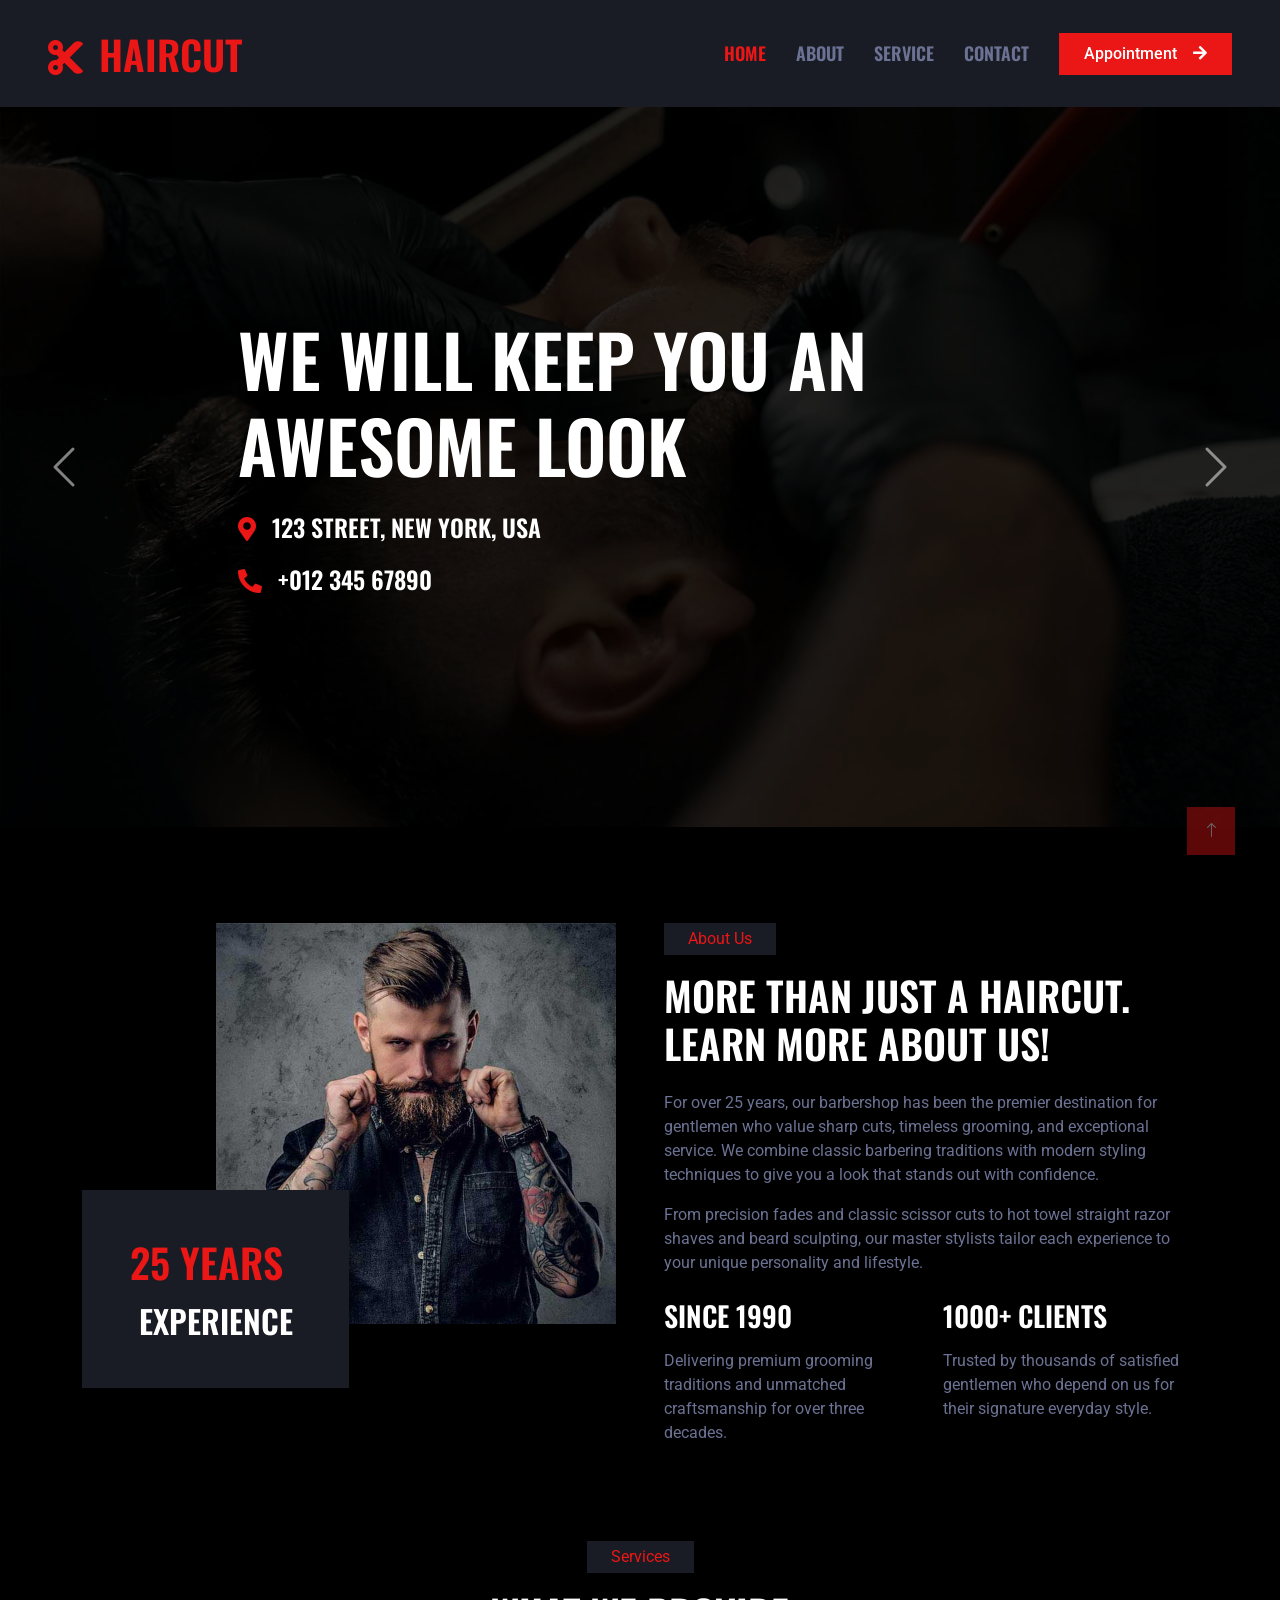
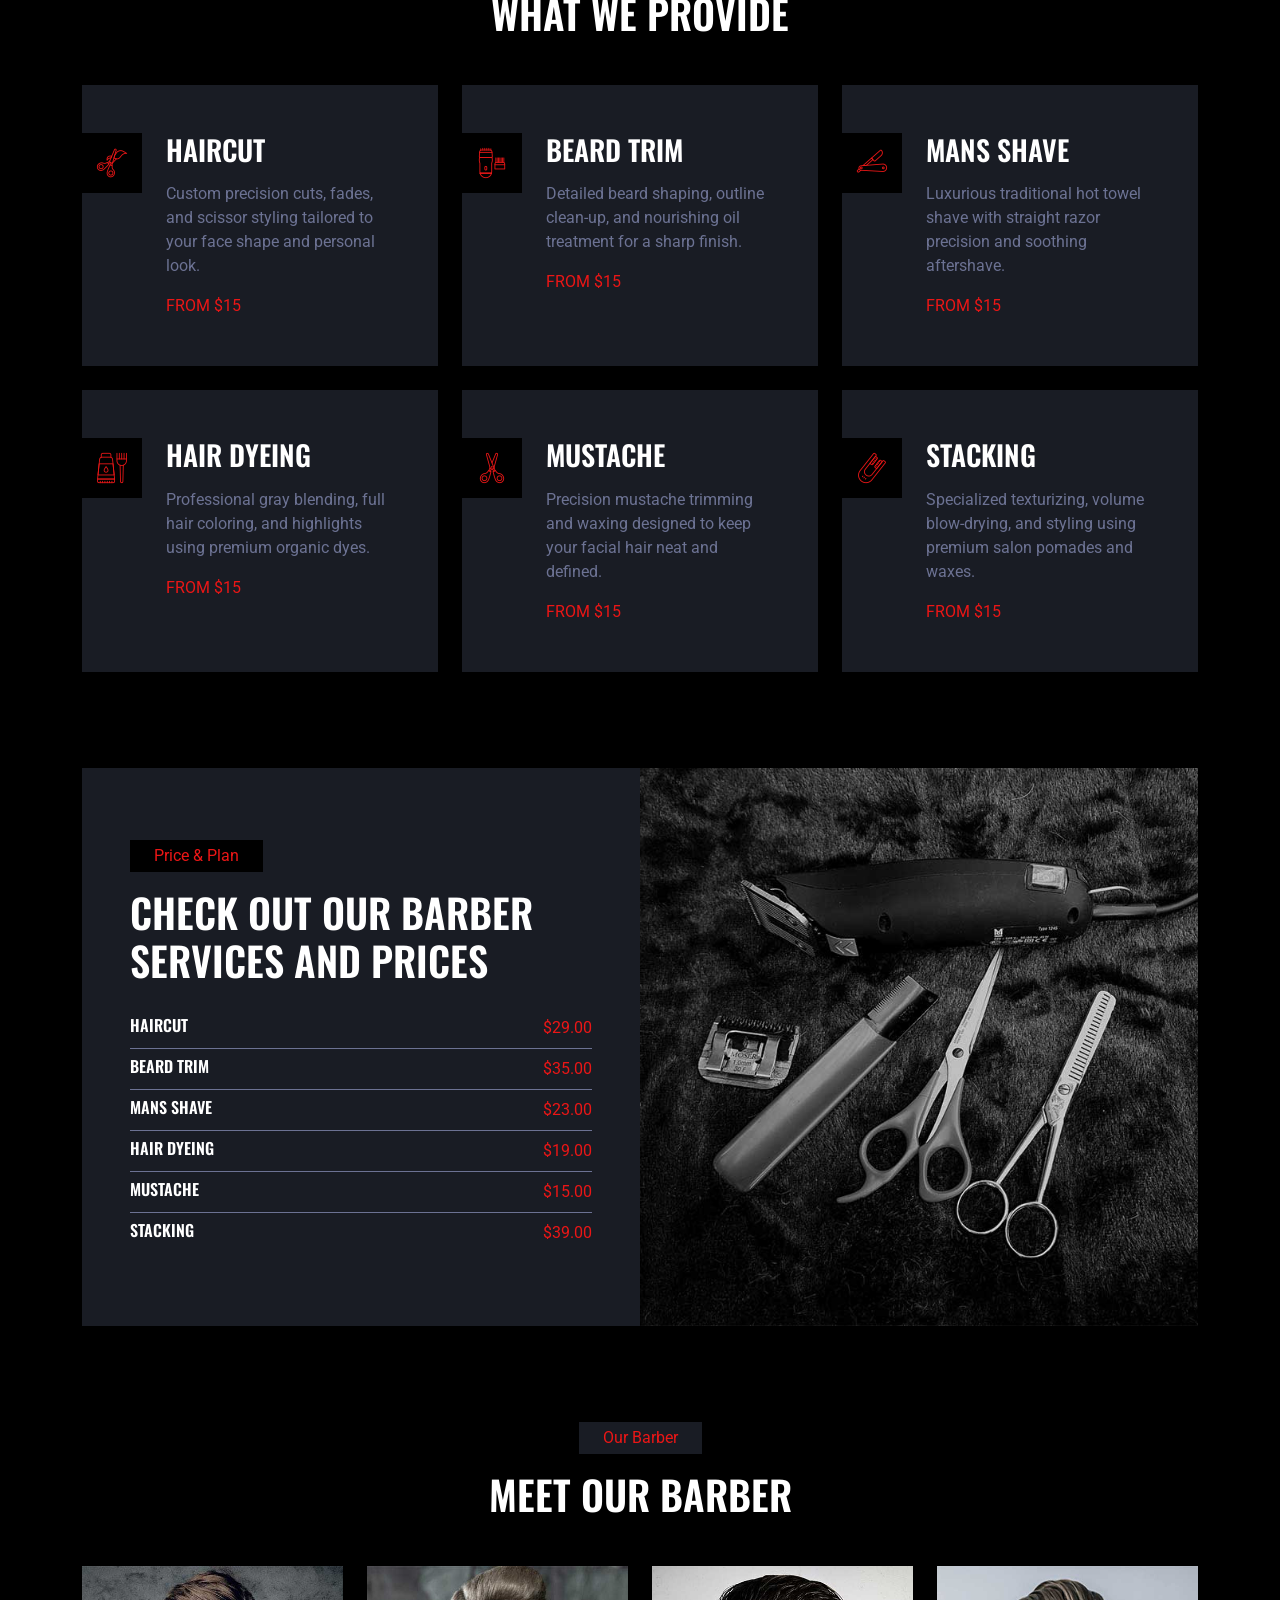
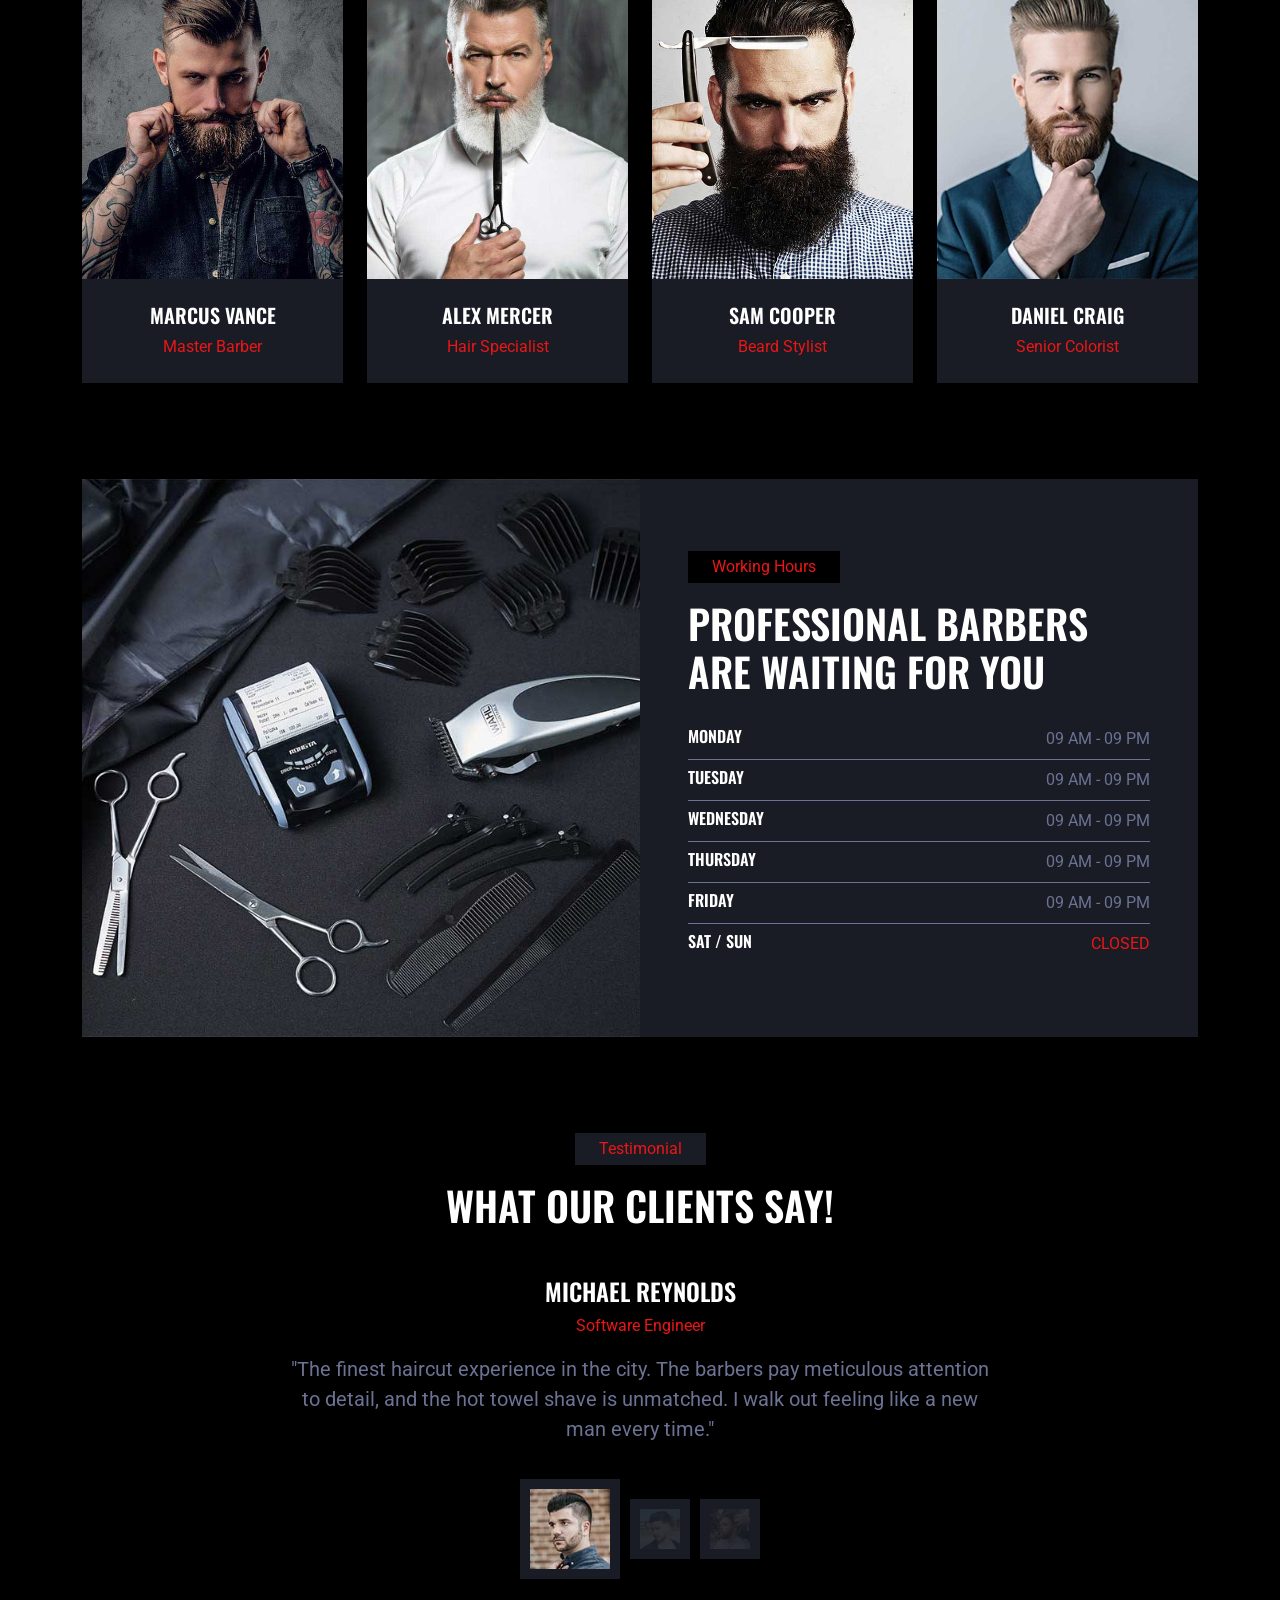
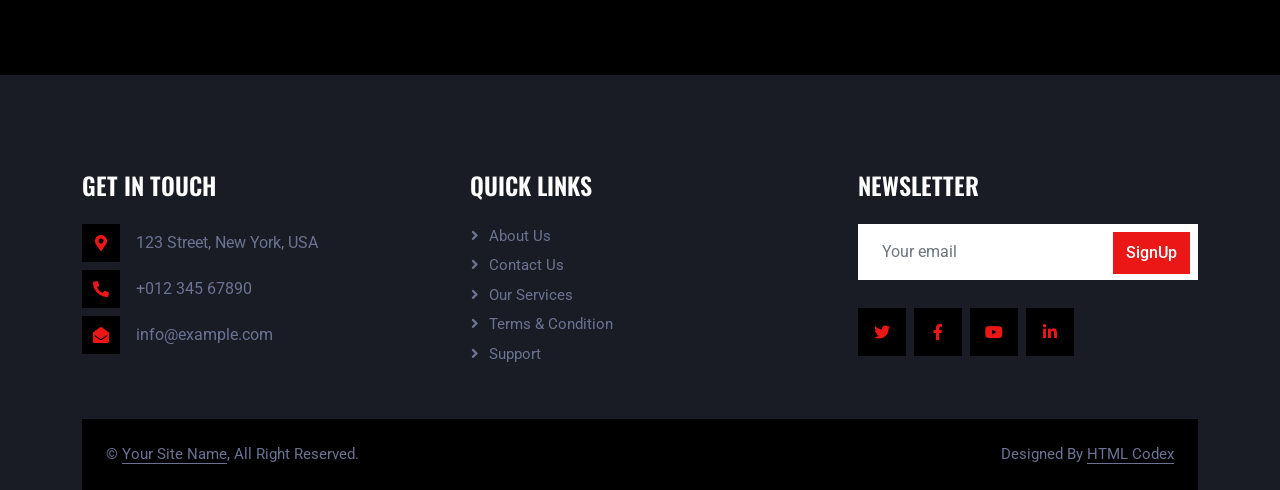
<file: index.html>
<!DOCTYPE html>
<html lang="en">

<head>
    <meta charset="utf-8">
    <title>HairCut</title>
    <meta content="width=device-width, initial-scale=1.0" name="viewport">
    <meta content="" name="keywords">
    <meta content="" name="description">

    <!-- Favicon -->
    <link href="img/favicon.ico" rel="icon">

    <!-- Google Web Fonts -->
    <link rel="preconnect" href="https://fonts.googleapis.com">
    <link rel="preconnect" href="https://fonts.gstatic.com" crossorigin>
    <link href="https://fonts.googleapis.com/css2?family=Roboto:wght@400;500&family=Oswald:wght@600&display=swap" rel="stylesheet">

    <!-- Icon Font Stylesheet -->
    <link href="https://cdnjs.cloudflare.com/ajax/libs/font-awesome/5.10.0/css/all.min.css" rel="stylesheet">
    <link href="https://cdn.jsdelivr.net/npm/bootstrap-icons@1.4.1/font/bootstrap-icons.css" rel="stylesheet">

    <!-- Libraries Stylesheet -->
    <link href="lib/animate/animate.min.css" rel="stylesheet">
    <link href="lib/owlcarousel/assets/owl.carousel.min.css" rel="stylesheet">

    <!-- Customized Bootstrap Stylesheet -->
    <link href="css/bootstrap.min.css" rel="stylesheet">


    <!-- Template Stylesheet -->
    <link href="css/style.css" rel="stylesheet">
</head>

<body>
    <!-- Spinner Start -->
    <div id="spinner" class="show bg-dark position-fixed translate-middle w-100 vh-100 top-50 start-50 d-flex align-items-center justify-content-center">
        <div class="spinner-grow text-primary" style="width: 3rem; height: 3rem;" role="status">
            <span class="sr-only">Loading...</span>
        </div>
    </div>
    <!-- Spinner End -->


    <!-- Navbar Start -->
    <nav class="navbar navbar-expand-lg bg-secondary navbar-dark sticky-top py-lg-0 px-lg-5 wow fadeIn" data-wow-delay="0.1s">
        <a href="index.html" class="navbar-brand ms-4 ms-lg-0">
            <h1 class="mb-0 text-primary text-uppercase"><i class="fa fa-cut me-3"></i>HairCut</h1>
        </a>
        <button type="button" class="navbar-toggler me-4" data-bs-toggle="collapse" data-bs-target="#navbarCollapse">
            <span class="navbar-toggler-icon"></span>
        </button>
        <div class="collapse navbar-collapse" id="navbarCollapse">
            <div class="navbar-nav ms-auto p-4 p-lg-0">
                <a href="index.html" class="nav-item nav-link active">Home</a>
                <a href="about.html" class="nav-item nav-link">About</a>
                <a href="service.html" class="nav-item nav-link">Service</a>
                <!--<div class="nav-item dropdown">
                    <a href="#" class="nav-link dropdown-toggle" data-bs-toggle="dropdown">Pages</a>
                    <div class="dropdown-menu m-0">
                        <a href="price.html" class="dropdown-item">Pricing Plan</a>
                        <a href="team.html" class="dropdown-item">Our Barber</a>
                        <a href="open.html" class="dropdown-item">Working Hours</a>
                        <a href="testimonial.html" class="dropdown-item">Testimonial</a>
                        <a href="404.html" class="dropdown-item">404 Page</a>
                    </div>
                </div>-->
                <a href="contact.html" class="nav-item nav-link">Contact</a>
            </div>
            <a href="appointment.html" class="btn btn-primary rounded-0 py-2 px-lg-4 d-none d-lg-block">Appointment<i class="fa fa-arrow-right ms-3"></i></a>
        </div>
    </nav>
    <!-- Navbar End -->


    <!-- Carousel Start -->
    <div class="container-fluid p-0 mb-5 wow fadeIn" data-wow-delay="0.1s">
        <div id="header-carousel" class="carousel slide" data-bs-ride="carousel">
            <div class="carousel-inner">
                <div class="carousel-item active">
                    <img class="w-100" src="img/carousel-1.jpg" alt="Image">
                    <div class="carousel-caption d-flex align-items-center justify-content-center text-start">
                        <div class="mx-sm-5 px-5" style="max-width: 900px;">
                            <h1 class="display-2 text-white text-uppercase mb-4 animated slideInDown">We Will Keep You An Awesome Look</h1>
                            <h4 class="text-white text-uppercase mb-4 animated slideInDown"><i class="fa fa-map-marker-alt text-primary me-3"></i>123 Street, New York, USA</h4>
                            <h4 class="text-white text-uppercase mb-4 animated slideInDown"><i class="fa fa-phone-alt text-primary me-3"></i>+012 345 67890</h4>
                        </div>
                    </div>
                </div>
                <div class="carousel-item">
                    <img class="w-100" src="img/carousel-2.jpg" alt="Image">
                    <div class="carousel-caption d-flex align-items-center justify-content-center text-start">
                        <div class="mx-sm-5 px-5" style="max-width: 900px;">
                            <h1 class="display-2 text-white text-uppercase mb-4 animated slideInDown">Luxury Haircut at Affordable Price</h1>
                            <h4 class="text-white text-uppercase mb-4 animated slideInDown"><i class="fa fa-map-marker-alt text-primary me-3"></i>123 Street, New York, USA</h4>
                            <h4 class="text-white text-uppercase mb-4 animated slideInDown"><i class="fa fa-phone-alt text-primary me-3"></i>+012 345 67890</h4>
                        </div>
                    </div>
                </div>
            </div>
            <button class="carousel-control-prev" type="button" data-bs-target="#header-carousel"
                data-bs-slide="prev">
                <span class="carousel-control-prev-icon" aria-hidden="true"></span>
                <span class="visually-hidden">Previous</span>
            </button>
            <button class="carousel-control-next" type="button" data-bs-target="#header-carousel"
                data-bs-slide="next">
                <span class="carousel-control-next-icon" aria-hidden="true"></span>
                <span class="visually-hidden">Next</span>
            </button>
        </div>
    </div>
    <!-- Carousel End -->


    <!-- About Start -->
    <div class="container-xxl py-5">
        <div class="container">
            <div class="row g-5">
                <div class="col-lg-6 wow fadeIn" data-wow-delay="0.1s">
                    <div class="d-flex flex-column">
                        <img class="img-fluid w-75 align-self-end" src="img/about.jpg" alt="">
                        <div class="w-50 bg-secondary p-5" style="margin-top: -25%;">
                            <h1 class="text-uppercase text-primary mb-3">25 Years</h1>
                            <h2 class="text-uppercase mb-0">Experience</h2>
                        </div>
                    </div>
                </div>
                <div class="col-lg-6 wow fadeIn" data-wow-delay="0.5s">
                    <p class="d-inline-block bg-secondary text-primary py-1 px-4">About Us</p>
                    <h1 class="text-uppercase mb-4">More Than Just A Haircut. Learn More About Us!</h1>
                    <p>For over 25 years, our barbershop has been the premier destination for gentlemen who value sharp cuts, timeless grooming, and exceptional service. We combine classic barbering traditions with modern styling techniques to give you a look that stands out with confidence.</p>
                    <p class="mb-4">From precision fades and classic scissor cuts to hot towel straight razor shaves and beard sculpting, our master stylists tailor each experience to your unique personality and lifestyle.</p>
                    <div class="row g-4">
                        <div class="col-md-6">
                            <h3 class="text-uppercase mb-3">Since 1990</h3>
                            <p class="mb-0">Delivering premium grooming traditions and unmatched craftsmanship for over three decades.</p>
                        </div>
                        <div class="col-md-6">
                            <h3 class="text-uppercase mb-3">1000+ clients</h3>
                            <p class="mb-0">Trusted by thousands of satisfied gentlemen who depend on us for their signature everyday style.</p>
                        </div>
                    </div>
                </div>
            </div>
        </div>
    </div>
    <!-- About End -->


    <!-- Service Start -->
    <div class="container-xxl py-5">
        <div class="container">
            <div class="text-center mx-auto mb-5 wow fadeInUp" data-wow-delay="0.1s" style="max-width: 600px;">
                <p class="d-inline-block bg-secondary text-primary py-1 px-4">Services</p>
                <h1 class="text-uppercase">What We Provide</h1>
            </div>
            <div class="row g-4">
                <div class="col-lg-4 col-md-6 wow fadeInUp" data-wow-delay="0.1s">
                    <div class="service-item position-relative overflow-hidden bg-secondary d-flex h-100 p-5 ps-0">
                        <div class="bg-dark d-flex flex-shrink-0 align-items-center justify-content-center" style="width: 60px; height: 60px;">
                            <img class="img-fluid" src="img/haircut.png" alt="">
                        </div>
                        <div class="ps-4">
                            <h3 class="text-uppercase mb-3">Haircut</h3>
                            <p>Custom precision cuts, fades, and scissor styling tailored to your face shape and personal look.</p>
                            <span class="text-uppercase text-primary">From $15</span>
                        </div>
                        <a class="btn btn-square" href=""><i class="fa fa-plus text-primary"></i></a>
                    </div>
                </div>
                <div class="col-lg-4 col-md-6 wow fadeInUp" data-wow-delay="0.3s">
                    <div class="service-item position-relative overflow-hidden bg-secondary d-flex h-100 p-5 ps-0">
                        <div class="bg-dark d-flex flex-shrink-0 align-items-center justify-content-center" style="width: 60px; height: 60px;">
                            <img class="img-fluid" src="img/beard-trim.png" alt="">
                        </div>
                        <div class="ps-4">
                            <h3 class="text-uppercase mb-3">Beard Trim</h3>
                            <p>Detailed beard shaping, outline clean-up, and nourishing oil treatment for a sharp finish.</p>
                            <span class="text-uppercase text-primary">From $15</span>
                        </div>
                        <a class="btn btn-square" href=""><i class="fa fa-plus text-primary"></i></a>
                    </div>
                </div>
                <div class="col-lg-4 col-md-6 wow fadeInUp" data-wow-delay="0.5s">
                    <div class="service-item position-relative overflow-hidden bg-secondary d-flex h-100 p-5 ps-0">
                        <div class="bg-dark d-flex flex-shrink-0 align-items-center justify-content-center" style="width: 60px; height: 60px;">
                            <img class="img-fluid" src="img/mans-shave.png" alt="">
                        </div>
                        <div class="ps-4">
                            <h3 class="text-uppercase mb-3">Mans Shave</h3>
                            <p>Luxurious traditional hot towel shave with straight razor precision and soothing aftershave.</p>
                            <span class="text-uppercase text-primary">From $15</span>
                        </div>
                        <a class="btn btn-square" href=""><i class="fa fa-plus text-primary"></i></a>
                    </div>
                </div>
                <div class="col-lg-4 col-md-6 wow fadeInUp" data-wow-delay="0.1s">
                    <div class="service-item position-relative overflow-hidden bg-secondary d-flex h-100 p-5 ps-0">
                        <div class="bg-dark d-flex flex-shrink-0 align-items-center justify-content-center" style="width: 60px; height: 60px;">
                            <img class="img-fluid" src="img/hair-dyeing.png" alt="">
                        </div>
                        <div class="ps-4">
                            <h3 class="text-uppercase mb-3">Hair Dyeing</h3>
                            <p>Professional gray blending, full hair coloring, and highlights using premium organic dyes.</p>
                            <span class="text-uppercase text-primary">From $15</span>
                        </div>
                        <a class="btn btn-square" href=""><i class="fa fa-plus text-primary"></i></a>
                    </div>
                </div>
                <div class="col-lg-4 col-md-6 wow fadeInUp" data-wow-delay="0.3s">
                    <div class="service-item position-relative overflow-hidden bg-secondary d-flex h-100 p-5 ps-0">
                        <div class="bg-dark d-flex flex-shrink-0 align-items-center justify-content-center" style="width: 60px; height: 60px;">
                            <img class="img-fluid" src="img/mustache.png" alt="">
                        </div>
                        <div class="ps-4">
                            <h3 class="text-uppercase mb-3">Mustache</h3>
                            <p>Precision mustache trimming and waxing designed to keep your facial hair neat and defined.</p>
                            <span class="text-uppercase text-primary">From $15</span>
                        </div>
                        <a class="btn btn-square" href=""><i class="fa fa-plus text-primary"></i></a>
                    </div>
                </div>
                <div class="col-lg-4 col-md-6 wow fadeInUp" data-wow-delay="0.5s">
                    <div class="service-item position-relative overflow-hidden bg-secondary d-flex h-100 p-5 ps-0">
                        <div class="bg-dark d-flex flex-shrink-0 align-items-center justify-content-center" style="width: 60px; height: 60px;">
                            <img class="img-fluid" src="img/stacking.png" alt="">
                        </div>
                        <div class="ps-4">
                            <h3 class="text-uppercase mb-3">Stacking</h3>
                            <p>Specialized texturizing, volume blow-drying, and styling using premium salon pomades and waxes.</p>
                            <span class="text-uppercase text-primary">From $15</span>
                        </div>
                        <a class="btn btn-square" href=""><i class="fa fa-plus text-primary"></i></a>
                    </div>
                </div>
            </div>
        </div>
    </div>
    <!-- Service End -->


    <!-- Price Start -->
    <div class="container-xxl py-5">
        <div class="container">
            <div class="row g-0">
                <div class="col-lg-6 wow fadeIn" data-wow-delay="0.1s">
                    <div class="bg-secondary h-100 d-flex flex-column justify-content-center p-5">
                        <p class="d-inline-flex bg-dark text-primary py-1 px-4 me-auto">Price & Plan</p>
                        <h1 class="text-uppercase mb-4">Check Out Our Barber Services And Prices</h1>
                        <div>
                            <div class="d-flex justify-content-between border-bottom py-2">
                                <h6 class="text-uppercase mb-0">Haircut</h6>
                                <span class="text-uppercase text-primary">$29.00</span>
                            </div>
                            <div class="d-flex justify-content-between border-bottom py-2">
                                <h6 class="text-uppercase mb-0">Beard Trim</h6>
                                <span class="text-uppercase text-primary">$35.00</span>
                            </div>
                            <div class="d-flex justify-content-between border-bottom py-2">
                                <h6 class="text-uppercase mb-0">Mans Shave</h6>
                                <span class="text-uppercase text-primary">$23.00</span>
                            </div>
                            <div class="d-flex justify-content-between border-bottom py-2">
                                <h6 class="text-uppercase mb-0">Hair Dyeing</h6>
                                <span class="text-uppercase text-primary">$19.00</span>
                            </div>
                            <div class="d-flex justify-content-between border-bottom py-2">
                                <h6 class="text-uppercase mb-0">Mustache</h6>
                                <span class="text-uppercase text-primary">$15.00</span>
                            </div>
                            <div class="d-flex justify-content-between py-2">
                                <h6 class="text-uppercase mb-0">Stacking</h6>
                                <span class="text-uppercase text-primary">$39.00</span>
                            </div>
                        </div>
                    </div>
                </div>
                <div class="col-lg-6 wow fadeIn" data-wow-delay="0.5s">
                    <div class="h-100">
                        <img class="img-fluid h-100" src="img/price.jpg" alt="">
                    </div>
                </div>
            </div>
        </div>
    </div>
    <!-- Price End -->


    <!-- Team Start -->
    <div class="container-xxl py-5">
        <div class="container">
            <div class="text-center mx-auto mb-5 wow fadeInUp" data-wow-delay="0.1s" style="max-width: 600px;">
                <p class="d-inline-block bg-secondary text-primary py-1 px-4">Our Barber</p>
                <h1 class="text-uppercase">Meet Our Barber</h1>
            </div>
            <div class="row g-4">
                <div class="col-lg-3 col-md-6 wow fadeInUp" data-wow-delay="0.1s">
                    <div class="team-item">
                        <div class="team-img position-relative overflow-hidden">
                            <img class="img-fluid" src="img/team-1.jpg" alt="">
                            <div class="team-social">
                                <a class="btn btn-square" href=""><i class="fab fa-facebook-f"></i></a>
                                <a class="btn btn-square" href=""><i class="fab fa-twitter"></i></a>
                                <a class="btn btn-square" href=""><i class="fab fa-instagram"></i></a>
                            </div>
                        </div>
                        <div class="bg-secondary text-center p-4">
                            <h5 class="text-uppercase">Marcus Vance</h5>
                            <span class="text-primary">Master Barber</span>
                        </div>
                    </div>
                </div>
                <div class="col-lg-3 col-md-6 wow fadeInUp" data-wow-delay="0.3s">
                    <div class="team-item">
                        <div class="team-img position-relative overflow-hidden">
                            <img class="img-fluid" src="img/team-2.jpg" alt="">
                            <div class="team-social">
                                <a class="btn btn-square" href=""><i class="fab fa-facebook-f"></i></a>
                                <a class="btn btn-square" href=""><i class="fab fa-twitter"></i></a>
                                <a class="btn btn-square" href=""><i class="fab fa-instagram"></i></a>
                            </div>
                        </div>
                        <div class="bg-secondary text-center p-4">
                            <h5 class="text-uppercase">Alex Mercer</h5>
                            <span class="text-primary">Hair Specialist</span>
                        </div>
                    </div>
                </div>
                <div class="col-lg-3 col-md-6 wow fadeInUp" data-wow-delay="0.5s">
                    <div class="team-item">
                        <div class="team-img position-relative overflow-hidden">
                            <img class="img-fluid" src="img/team-3.jpg" alt="">
                            <div class="team-social">
                                <a class="btn btn-square" href=""><i class="fab fa-facebook-f"></i></a>
                                <a class="btn btn-square" href=""><i class="fab fa-twitter"></i></a>
                                <a class="btn btn-square" href=""><i class="fab fa-instagram"></i></a>
                            </div>
                        </div>
                        <div class="bg-secondary text-center p-4">
                            <h5 class="text-uppercase">Sam Cooper</h5>
                            <span class="text-primary">Beard Stylist</span>
                        </div>
                    </div>
                </div>
                <div class="col-lg-3 col-md-6 wow fadeInUp" data-wow-delay="0.7s">
                    <div class="team-item">
                        <div class="team-img position-relative overflow-hidden">
                            <img class="img-fluid" src="img/team-4.jpg" alt="">
                            <div class="team-social">
                                <a class="btn btn-square" href=""><i class="fab fa-facebook-f"></i></a>
                                <a class="btn btn-square" href=""><i class="fab fa-twitter"></i></a>
                                <a class="btn btn-square" href=""><i class="fab fa-instagram"></i></a>
                            </div>
                        </div>
                        <div class="bg-secondary text-center p-4">
                            <h5 class="text-uppercase">Daniel Craig</h5>
                            <span class="text-primary">Senior Colorist</span>
                        </div>
                    </div>
                </div>
            </div>
        </div>
    </div>
    <!-- Team End -->


    <!-- Working Hours Start -->
    <div class="container-xxl py-5">
        <div class="container">
            <div class="row g-0">
                <div class="col-lg-6 wow fadeIn" data-wow-delay="0.1s">
                    <div class="h-100">
                        <img class="img-fluid h-100" src="img/open.jpg" alt="">
                    </div>
                </div>
                <div class="col-lg-6 wow fadeIn" data-wow-delay="0.5s">
                    <div class="bg-secondary h-100 d-flex flex-column justify-content-center p-5">
                        <p class="d-inline-flex bg-dark text-primary py-1 px-4 me-auto">Working Hours</p>
                        <h1 class="text-uppercase mb-4">Professional Barbers Are Waiting For You</h1>
                        <div>
                            <div class="d-flex justify-content-between border-bottom py-2">
                                <h6 class="text-uppercase mb-0">Monday</h6>
                                <span class="text-uppercase">09 AM - 09 PM</span>
                            </div>
                            <div class="d-flex justify-content-between border-bottom py-2">
                                <h6 class="text-uppercase mb-0">Tuesday</h6>
                                <span class="text-uppercase">09 AM - 09 PM</span>
                            </div>
                            <div class="d-flex justify-content-between border-bottom py-2">
                                <h6 class="text-uppercase mb-0">Wednesday</h6>
                                <span class="text-uppercase">09 AM - 09 PM</span>
                            </div>
                            <div class="d-flex justify-content-between border-bottom py-2">
                                <h6 class="text-uppercase mb-0">Thursday</h6>
                                <span class="text-uppercase">09 AM - 09 PM</span>
                            </div>
                            <div class="d-flex justify-content-between border-bottom py-2">
                                <h6 class="text-uppercase mb-0">Friday</h6>
                                <span class="text-uppercase">09 AM - 09 PM</span>
                            </div>
                            <div class="d-flex justify-content-between py-2">
                                <h6 class="text-uppercase mb-0">Sat / Sun</h6>
                                <span class="text-uppercase text-primary">Closed</span>
                            </div>
                        </div>
                    </div>
                </div>
            </div>
        </div>
    </div>
    <!-- Working Hours End -->


    <!-- Testimonial Start -->
    <div class="container-xxl py-5">
        <div class="container">
            <div class="text-center mx-auto mb-5 wow fadeInUp" data-wow-delay="0.1s" style="max-width: 600px;">
                <p class="d-inline-block bg-secondary text-primary py-1 px-4">Testimonial</p>
                <h1 class="text-uppercase">What Our Clients Say!</h1>
            </div>
            <div class="owl-carousel testimonial-carousel wow fadeInUp" data-wow-delay="0.1s">
                <div class="testimonial-item text-center" data-dot="<img class='img-fluid' src='img/testimonial-1.jpg' alt=''>">
                    <h4 class="text-uppercase">Michael Reynolds</h4>
                    <p class="text-primary">Software Engineer</p>
                    <span class="fs-5">"The finest haircut experience in the city. The barbers pay meticulous attention to detail, and the hot towel shave is unmatched. I walk out feeling like a new man every time."</span>
                </div>
                <div class="testimonial-item text-center" data-dot="<img class='img-fluid' src='img/testimonial-2.jpg' alt=''>">
                    <h4 class="text-uppercase">David Anderson</h4>
                    <p class="text-primary">Creative Director</p>
                    <span class="fs-5">"Outstanding service and a truly welcoming atmosphere. My beard trim and fade were done with absolute perfection. You can genuinely tell they take great pride in their craft."</span>
                </div>
                <div class="testimonial-item text-center" data-dot="<img class='img-fluid' src='img/testimonial-3.jpg' alt=''>">
                    <h4 class="text-uppercase">James Wilson</h4>
                    <p class="text-primary">Business Consultant</p>
                    <span class="fs-5">"I have been coming here for over two years now. Punctual appointments, top-tier styling products, and a team that listens carefully to what you want. Highly recommended!"</span>
                </div>
            </div>      
        </div>
    </div>
    <!-- Testimonial End -->


    <!-- Footer Start -->
    <div class="container-fluid bg-secondary text-light footer mt-5 pt-5 wow fadeIn" data-wow-delay="0.1s">
        <div class="container py-5">
            <div class="row g-5">
                <div class="col-lg-4 col-md-6">
                    <h4 class="text-uppercase mb-4">Get In Touch</h4>
                    <div class="d-flex align-items-center mb-2">
                        <div class="btn-square bg-dark flex-shrink-0 me-3">
                            <span class="fa fa-map-marker-alt text-primary"></span>
                        </div>
                        <span>123 Street, New York, USA</span>
                    </div>
                    <div class="d-flex align-items-center mb-2">
                        <div class="btn-square bg-dark flex-shrink-0 me-3">
                            <span class="fa fa-phone-alt text-primary"></span>
                        </div>
                        <span>+012 345 67890</span>
                    </div>
                    <div class="d-flex align-items-center">
                        <div class="btn-square bg-dark flex-shrink-0 me-3">
                            <span class="fa fa-envelope-open text-primary"></span>
                        </div>
                        <span>info@example.com</span>
                    </div>
                </div>
                <div class="col-lg-4 col-md-6">
                    <h4 class="text-uppercase mb-4">Quick Links</h4>
                    <a class="btn btn-link" href="">About Us</a>
                    <a class="btn btn-link" href="">Contact Us</a>
                    <a class="btn btn-link" href="">Our Services</a>
                    <a class="btn btn-link" href="">Terms & Condition</a>
                    <a class="btn btn-link" href="">Support</a>
                </div>
                <div class="col-lg-4 col-md-6">
                    <h4 class="text-uppercase mb-4">Newsletter</h4>
                    <div class="position-relative mb-4">
                        <input class="form-control border-0 w-100 py-3 ps-4 pe-5" type="text" placeholder="Your email">
                        <button type="button" class="btn btn-primary py-2 position-absolute top-0 end-0 mt-2 me-2">SignUp</button>
                    </div>
                    <div class="d-flex pt-1 m-n1">
                        <a class="btn btn-lg-square btn-dark text-primary m-1" href=""><i class="fab fa-twitter"></i></a>
                        <a class="btn btn-lg-square btn-dark text-primary m-1" href=""><i class="fab fa-facebook-f"></i></a>
                        <a class="btn btn-lg-square btn-dark text-primary m-1" href=""><i class="fab fa-youtube"></i></a>
                        <a class="btn btn-lg-square btn-dark text-primary m-1" href=""><i class="fab fa-linkedin-in"></i></a>
                    </div>
                </div>
            </div>
        </div>
        <div class="container">
            <div class="copyright">
                <div class="row">
                    <div class="col-md-6 text-center text-md-start mb-3 mb-md-0">
                        &copy; <a class="border-bottom" href="#">Your Site Name</a>, All Right Reserved.
                    </div>
                    <div class="col-md-6 text-center text-md-end">
                        <!--/*** This template is free as long as you keep the footer author’s credit link/attribution link/backlink. If you'd like to use the template without the footer author’s credit link/attribution link/backlink, you can purchase the Credit Removal License from "https://htmlcodex.com/credit-removal". Thank you for your support. ***/-->
                        Designed By <a class="border-bottom" href="https://htmlcodex.com">HTML Codex</a>
                    </div>
                </div>
            </div>
        </div>
    </div>
    <!-- Footer End -->


    <!-- Back to Top -->
    <a href="#" class="btn btn-primary btn-lg-square back-to-top"><i class="bi bi-arrow-up"></i></a>


    <!-- JavaScript Libraries -->
    <script src="https://code.jquery.com/jquery-3.4.1.min.js"></script>
    <script src="https://cdn.jsdelivr.net/npm/bootstrap@5.0.0/dist/js/bootstrap.bundle.min.js"></script>
    <script src="lib/wow/wow.min.js"></script>
    <script src="lib/easing/easing.min.js"></script>
    <script src="lib/waypoints/waypoints.min.js"></script>
    <script src="lib/owlcarousel/owl.carousel.min.js"></script>

    <!-- Template Javascript -->
    <script src="js/main.js"></script>
</body>

</html>
</file>
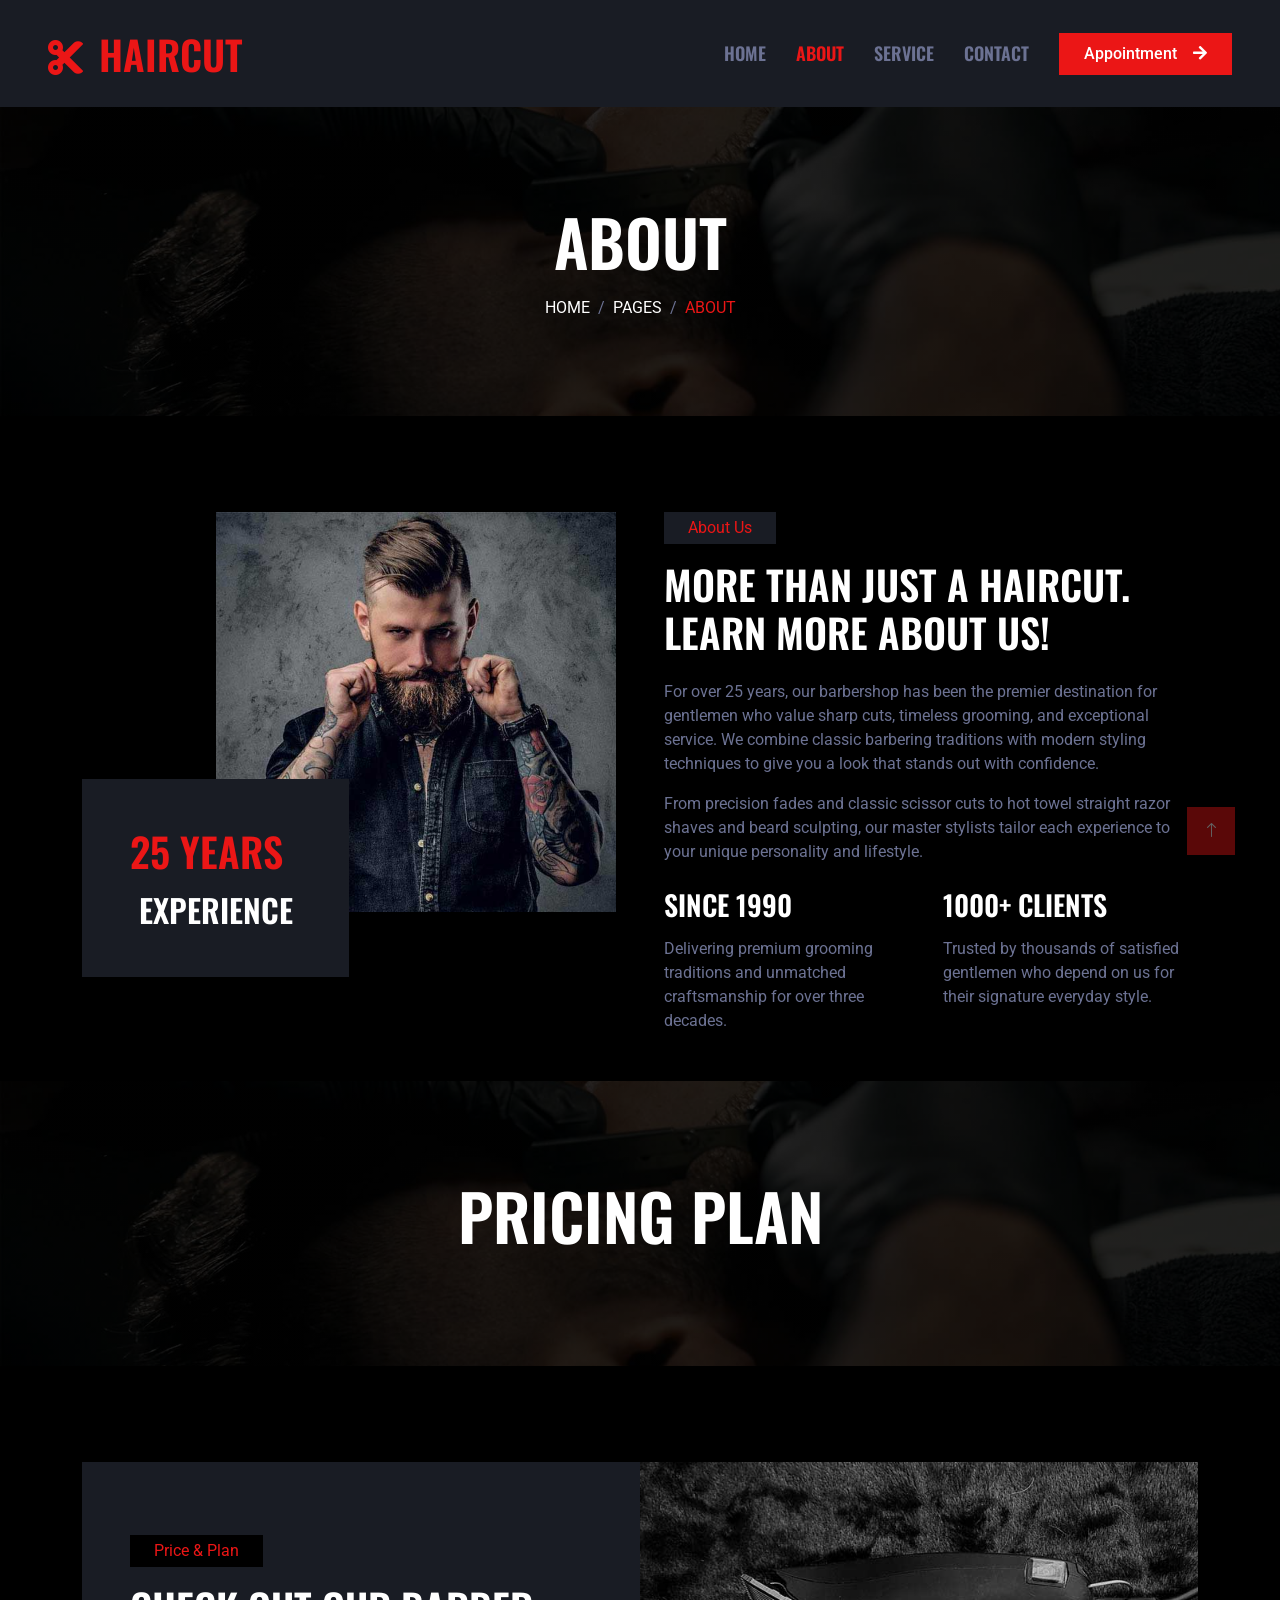
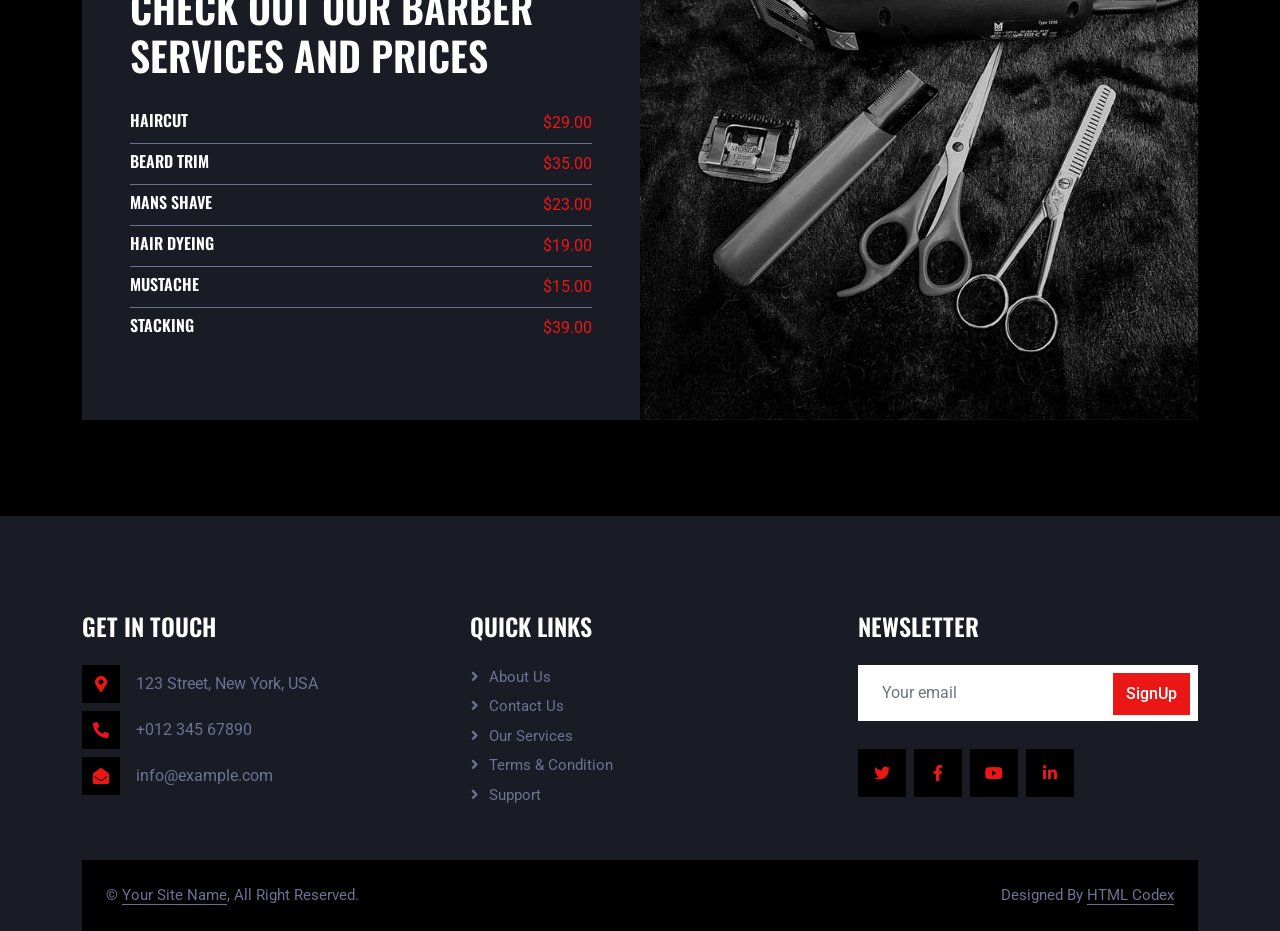
<file: about.html>
<!DOCTYPE html>
<html lang="en">

<head>
    <meta charset="utf-8">
    <title>HairCut - Hair Salon HTML Template</title>
    <meta content="width=device-width, initial-scale=1.0" name="viewport">
    <meta content="" name="keywords">
    <meta content="" name="description">

    <!-- Favicon -->
    <link href="img/favicon.ico" rel="icon">

    <!-- Google Web Fonts -->
    <link rel="preconnect" href="https://fonts.googleapis.com">
    <link rel="preconnect" href="https://fonts.gstatic.com" crossorigin>
    <link href="https://fonts.googleapis.com/css2?family=Roboto:wght@400;500&family=Oswald:wght@600&display=swap" rel="stylesheet">

    <!-- Icon Font Stylesheet -->
    <link href="https://cdnjs.cloudflare.com/ajax/libs/font-awesome/5.10.0/css/all.min.css" rel="stylesheet">
    <link href="https://cdn.jsdelivr.net/npm/bootstrap-icons@1.4.1/font/bootstrap-icons.css" rel="stylesheet">

    <!-- Libraries Stylesheet -->
    <link href="lib/animate/animate.min.css" rel="stylesheet">
    <link href="lib/owlcarousel/assets/owl.carousel.min.css" rel="stylesheet">

    <!-- Customized Bootstrap Stylesheet -->
    <link href="css/bootstrap.min.css" rel="stylesheet">

    <!-- Template Stylesheet -->
    <link href="css/style.css" rel="stylesheet">
</head>

<body>
    <!-- Spinner Start -->
    <div id="spinner" class="show bg-dark position-fixed translate-middle w-100 vh-100 top-50 start-50 d-flex align-items-center justify-content-center">
        <div class="spinner-grow text-primary" style="width: 3rem; height: 3rem;" role="status">
            <span class="sr-only">Loading...</span>
        </div>
    </div>
    <!-- Spinner End -->


    <!-- Navbar Start -->
    <nav class="navbar navbar-expand-lg bg-secondary navbar-dark sticky-top py-lg-0 px-lg-5 wow fadeIn" data-wow-delay="0.1s">
        <a href="index.html" class="navbar-brand ms-4 ms-lg-0">
            <h1 class="mb-0 text-primary text-uppercase"><i class="fa fa-cut me-3"></i>HairCut</h1>
        </a>
        <button type="button" class="navbar-toggler me-4" data-bs-toggle="collapse" data-bs-target="#navbarCollapse">
            <span class="navbar-toggler-icon"></span>
        </button>
        <div class="collapse navbar-collapse" id="navbarCollapse">
            <div class="navbar-nav ms-auto p-4 p-lg-0">
                <a href="index.html" class="nav-item nav-link">Home</a>
                <a href="about.html" class="nav-item nav-link active">About</a>
                <a href="service.html" class="nav-item nav-link">Service</a>
                <!--<div class="nav-item dropdown">
                    <a href="#" class="nav-link dropdown-toggle" data-bs-toggle="dropdown">Pages</a>
                    <div class="dropdown-menu m-0">
                        <a href="price.html" class="dropdown-item">Pricing Plan</a>
                        <a href="team.html" class="dropdown-item">Our Barber</a>
                        <a href="open.html" class="dropdown-item">Working Hours</a>
                        <a href="testimonial.html" class="dropdown-item">Testimonial</a>
                        <a href="404.html" class="dropdown-item">404 Page</a>
                    </div>
                </div>-->
                <a href="contact.html" class="nav-item nav-link">Contact</a>
            </div>
            <a href="appointment.html" class="btn btn-primary rounded-0 py-2 px-lg-4 d-none d-lg-block">Appointment<i class="fa fa-arrow-right ms-3"></i></a>
        </div>
    </nav>
    <!-- Navbar End -->


    <!-- Page Header Start -->
    <div class="container-fluid page-header py-5 mb-5 wow fadeIn" data-wow-delay="0.1s">
        <div class="container text-center py-5">
            <h1 class="display-3 text-white text-uppercase mb-3 animated slideInDown">About</h1>
            <nav aria-label="breadcrumb animated slideInDown">
                <ol class="breadcrumb justify-content-center text-uppercase mb-0">
                    <li class="breadcrumb-item"><a class="text-white" href="#">Home</a></li>
                    <li class="breadcrumb-item"><a class="text-white" href="#">Pages</a></li>
                    <li class="breadcrumb-item text-primary active" aria-current="page">About</li>
                </ol>
            </nav>
        </div>
    </div>
    <!-- Page Header End -->


    <!-- About Start -->
    <div class="container-xxl py-5">
        <div class="container">
            <div class="row g-5">
                <div class="col-lg-6 wow fadeIn" data-wow-delay="0.1s">
                    <div class="d-flex flex-column">
                        <img class="img-fluid w-75 align-self-end" src="img/about.jpg" alt="">
                        <div class="w-50 bg-secondary p-5" style="margin-top: -25%;">
                            <h1 class="text-uppercase text-primary mb-3">25 Years</h1>
                            <h2 class="text-uppercase mb-0">Experience</h2>
                        </div>
                    </div>
                </div>
                <div class="col-lg-6 wow fadeIn" data-wow-delay="0.5s">
                    <p class="d-inline-block bg-secondary text-primary py-1 px-4">About Us</p>
                    <h1 class="text-uppercase mb-4">More Than Just A Haircut. Learn More About Us!</h1>
                    <p>For over 25 years, our barbershop has been the premier destination for gentlemen who value sharp cuts, timeless grooming, and exceptional service. We combine classic barbering traditions with modern styling techniques to give you a look that stands out with confidence.</p>
                    <p class="mb-4">From precision fades and classic scissor cuts to hot towel straight razor shaves and beard sculpting, our master stylists tailor each experience to your unique personality and lifestyle.</p>
                    <div class="row g-4">
                        <div class="col-md-6">
                            <h3 class="text-uppercase mb-3">Since 1990</h3>
                            <p class="mb-0">Delivering premium grooming traditions and unmatched craftsmanship for over three decades.</p>
                        </div>
                        <div class="col-md-6">
                            <h3 class="text-uppercase mb-3">1000+ clients</h3>
                            <p class="mb-0">Trusted by thousands of satisfied gentlemen who depend on us for their signature everyday style.</p>
                        </div>
                    </div>
                </div>
            </div>
        </div>
    </div>
    <!-- About End -->






    
    <!-- Page Header Start -->
    <div class="container-fluid page-header py-5 mb-5 wow fadeIn" data-wow-delay="0.1s">
        <div class="container text-center py-5">
            <h1 class="display-3 text-white text-uppercase mb-3 animated slideInDown">Pricing Plan</h1>
            <!--<nav aria-label="breadcrumb animated slideInDown">
                <ol class="breadcrumb justify-content-center text-uppercase mb-0">
                    <li class="breadcrumb-item"><a class="text-white" href="#">Home</a></li>
                    <li class="breadcrumb-item"><a class="text-white" href="#">Pages</a></li>
                    <li class="breadcrumb-item text-primary active" aria-current="page">Pricing Plan</li>
                </ol>
            </nav>-->
        </div>
    </div>
    <!-- Page Header End -->


    <!-- Price Start -->
    <div class="container-xxl py-5">
        <div class="container">
            <div class="row g-0">
                <div class="col-lg-6 wow fadeIn" data-wow-delay="0.1s">
                    <div class="bg-secondary h-100 d-flex flex-column justify-content-center p-5">
                        <p class="d-inline-flex bg-dark text-primary py-1 px-4 me-auto">Price & Plan</p>
                        <h1 class="text-uppercase mb-4">Check Out Our Barber Services And Prices</h1>
                        <div>
                            <div class="d-flex justify-content-between border-bottom py-2">
                                <h6 class="text-uppercase mb-0">Haircut</h6>
                                <span class="text-uppercase text-primary">$29.00</span>
                            </div>
                            <div class="d-flex justify-content-between border-bottom py-2">
                                <h6 class="text-uppercase mb-0">Beard Trim</h6>
                                <span class="text-uppercase text-primary">$35.00</span>
                            </div>
                            <div class="d-flex justify-content-between border-bottom py-2">
                                <h6 class="text-uppercase mb-0">Mans Shave</h6>
                                <span class="text-uppercase text-primary">$23.00</span>
                            </div>
                            <div class="d-flex justify-content-between border-bottom py-2">
                                <h6 class="text-uppercase mb-0">Hair Dyeing</h6>
                                <span class="text-uppercase text-primary">$19.00</span>
                            </div>
                            <div class="d-flex justify-content-between border-bottom py-2">
                                <h6 class="text-uppercase mb-0">Mustache</h6>
                                <span class="text-uppercase text-primary">$15.00</span>
                            </div>
                            <div class="d-flex justify-content-between py-2">
                                <h6 class="text-uppercase mb-0">Stacking</h6>
                                <span class="text-uppercase text-primary">$39.00</span>
                            </div>
                        </div>
                    </div>
                </div>
                <div class="col-lg-6 wow fadeIn" data-wow-delay="0.5s">
                    <div class="h-100">
                        <img class="img-fluid h-100" src="img/price.jpg" alt="">
                    </div>
                </div>
            </div>
        </div>
    </div>
    <!-- Price End -->


    <!-- Footer Start -->
    <div class="container-fluid bg-secondary text-light footer mt-5 pt-5 wow fadeIn" data-wow-delay="0.1s">
        <div class="container py-5">
            <div class="row g-5">
                <div class="col-lg-4 col-md-6">
                    <h4 class="text-uppercase mb-4">Get In Touch</h4>
                    <div class="d-flex align-items-center mb-2">
                        <div class="btn-square bg-dark flex-shrink-0 me-3">
                            <span class="fa fa-map-marker-alt text-primary"></span>
                        </div>
                        <span>123 Street, New York, USA</span>
                    </div>
                    <div class="d-flex align-items-center mb-2">
                        <div class="btn-square bg-dark flex-shrink-0 me-3">
                            <span class="fa fa-phone-alt text-primary"></span>
                        </div>
                        <span>+012 345 67890</span>
                    </div>
                    <div class="d-flex align-items-center">
                        <div class="btn-square bg-dark flex-shrink-0 me-3">
                            <span class="fa fa-envelope-open text-primary"></span>
                        </div>
                        <span>info@example.com</span>
                    </div>
                </div>
                <div class="col-lg-4 col-md-6">
                    <h4 class="text-uppercase mb-4">Quick Links</h4>
                    <a class="btn btn-link" href="">About Us</a>
                    <a class="btn btn-link" href="">Contact Us</a>
                    <a class="btn btn-link" href="">Our Services</a>
                    <a class="btn btn-link" href="">Terms & Condition</a>
                    <a class="btn btn-link" href="">Support</a>
                </div>
                <div class="col-lg-4 col-md-6">
                    <h4 class="text-uppercase mb-4">Newsletter</h4>
                    <div class="position-relative mb-4">
                        <input class="form-control border-0 w-100 py-3 ps-4 pe-5" type="text" placeholder="Your email">
                        <button type="button" class="btn btn-primary py-2 position-absolute top-0 end-0 mt-2 me-2">SignUp</button>
                    </div>
                    <div class="d-flex pt-1 m-n1">
                        <a class="btn btn-lg-square btn-dark text-primary m-1" href=""><i class="fab fa-twitter"></i></a>
                        <a class="btn btn-lg-square btn-dark text-primary m-1" href=""><i class="fab fa-facebook-f"></i></a>
                        <a class="btn btn-lg-square btn-dark text-primary m-1" href=""><i class="fab fa-youtube"></i></a>
                        <a class="btn btn-lg-square btn-dark text-primary m-1" href=""><i class="fab fa-linkedin-in"></i></a>
                    </div>
                </div>
            </div>
        </div>
        <div class="container">
            <div class="copyright">
                <div class="row">
                    <div class="col-md-6 text-center text-md-start mb-3 mb-md-0">
                        &copy; <a class="border-bottom" href="#">Your Site Name</a>, All Right Reserved.
                    </div>
                    <div class="col-md-6 text-center text-md-end">
                        <!--/*** This template is free as long as you keep the footer author’s credit link/attribution link/backlink. If you'd like to use the template without the footer author’s credit link/attribution link/backlink, you can purchase the Credit Removal License from "https://htmlcodex.com/credit-removal". Thank you for your support. ***/-->
                        Designed By <a class="border-bottom" href="https://htmlcodex.com">HTML Codex</a>
                    </div>
                </div>
            </div>
        </div>
    </div>
    <!-- Footer End -->


    <!-- Back to Top -->
    <a href="#" class="btn btn-primary btn-lg-square back-to-top"><i class="bi bi-arrow-up"></i></a>


    <!-- JavaScript Libraries -->
    <script src="https://code.jquery.com/jquery-3.4.1.min.js"></script>
    <script src="https://cdn.jsdelivr.net/npm/bootstrap@5.0.0/dist/js/bootstrap.bundle.min.js"></script>
    <script src="lib/wow/wow.min.js"></script>
    <script src="lib/easing/easing.min.js"></script>
    <script src="lib/waypoints/waypoints.min.js"></script>
    <script src="lib/owlcarousel/owl.carousel.min.js"></script>

    <!-- Template Javascript -->
    <script src="js/main.js"></script>
</body>

</html>
</file>
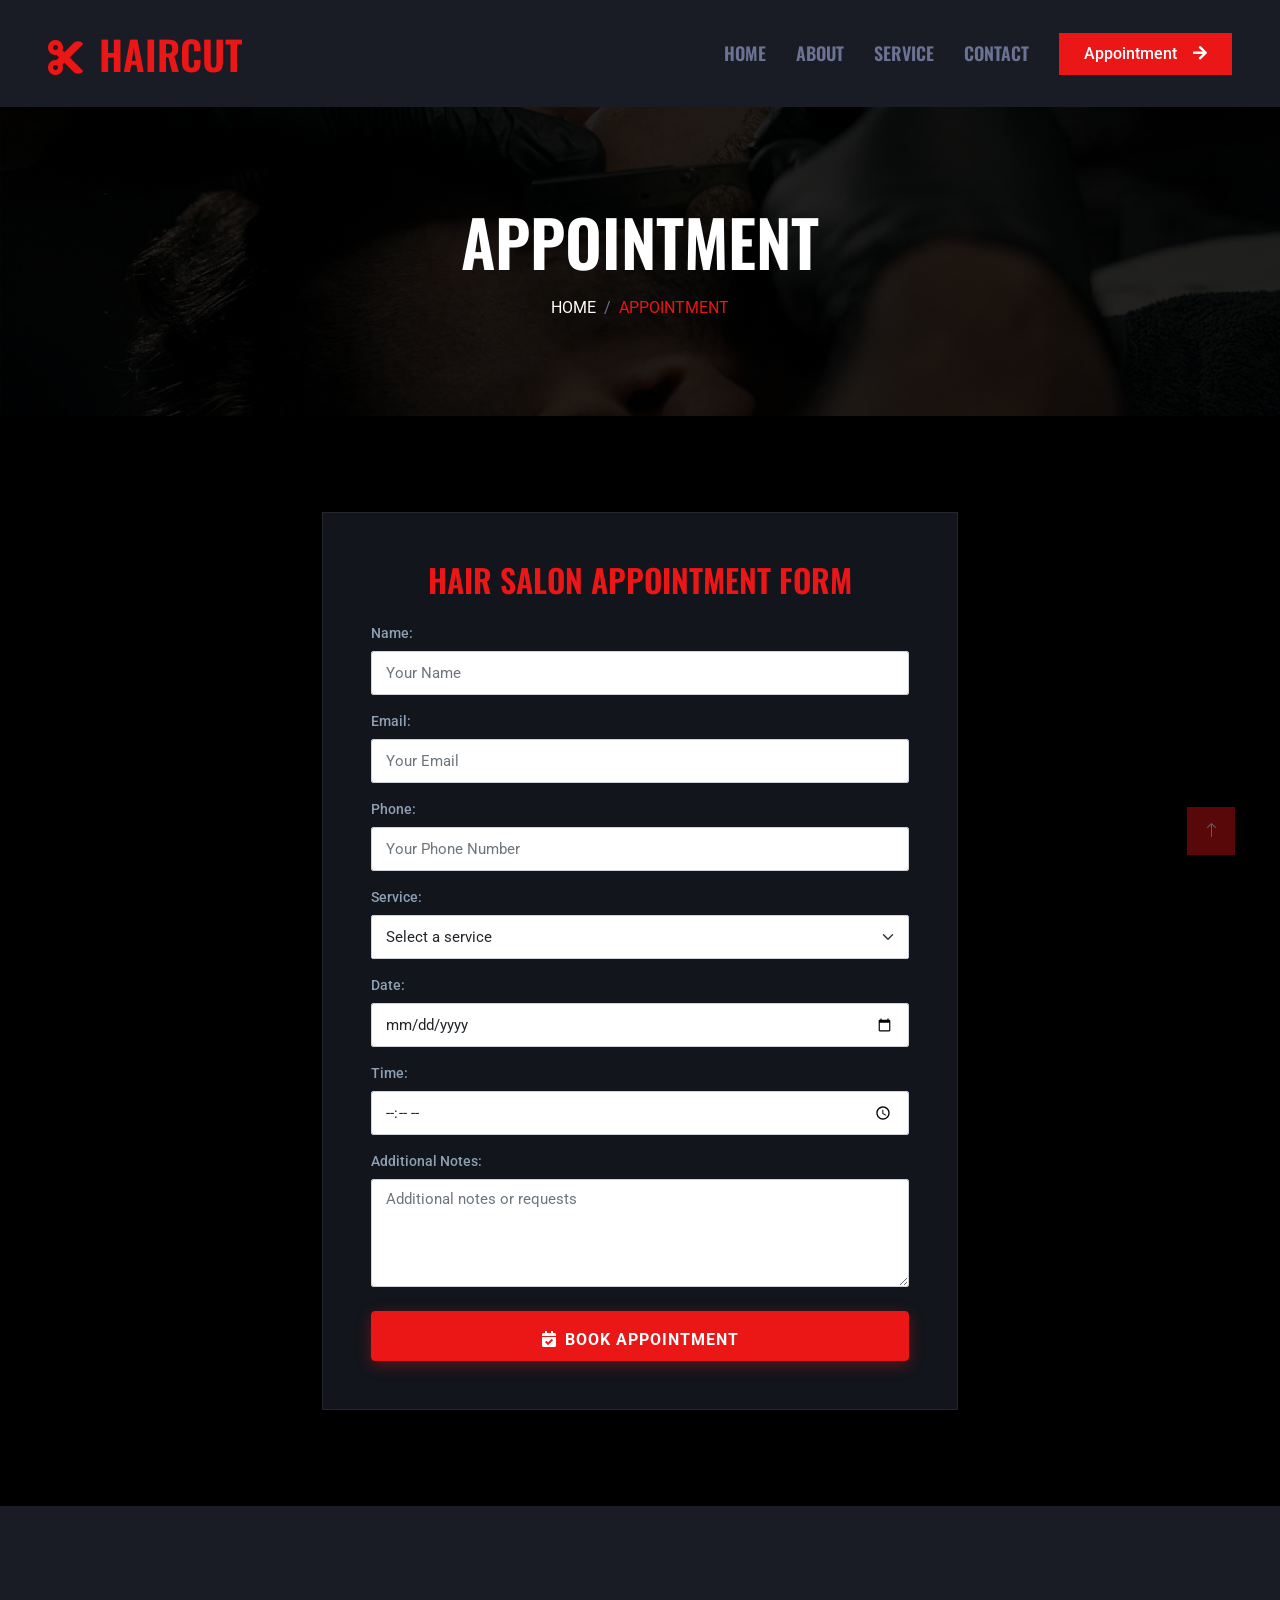
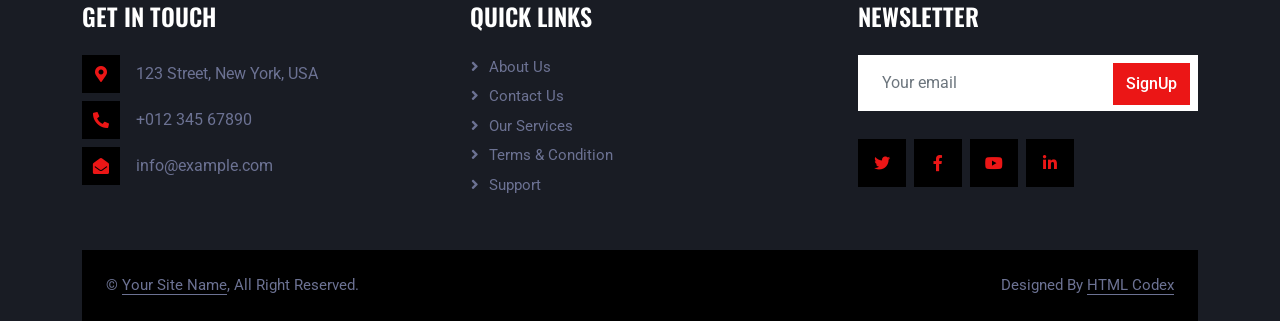
<file: appointment.html>
<!DOCTYPE html>
<html lang="en">

<head>
    <meta charset="utf-8">
    <title>HairCut - Hair Salon HTML Template</title>
    <meta content="width=device-width, initial-scale=1.0" name="viewport">
    <meta content="" name="keywords">
    <meta content="" name="description">

    <!-- Favicon -->
    <link href="img/favicon.ico" rel="icon">

    <!-- Google Web Fonts -->
    <link rel="preconnect" href="https://fonts.googleapis.com">
    <link rel="preconnect" href="https://fonts.gstatic.com" crossorigin>
    <link href="https://fonts.googleapis.com/css2?family=Roboto:wght@400;500&family=Oswald:wght@600&display=swap"
        rel="stylesheet">

    <!-- Icon Font Stylesheet -->
    <link href="https://cdnjs.cloudflare.com/ajax/libs/font-awesome/5.10.0/css/all.min.css" rel="stylesheet">
    <link href="https://cdn.jsdelivr.net/npm/bootstrap-icons@1.4.1/font/bootstrap-icons.css" rel="stylesheet">

    <!-- Libraries Stylesheet -->
    <link href="lib/animate/animate.min.css" rel="stylesheet">
    <link href="lib/owlcarousel/assets/owl.carousel.min.css" rel="stylesheet">

    <!-- Customized Bootstrap Stylesheet -->
    <link href="css/bootstrap.min.css" rel="stylesheet">

    <!-- Template Stylesheet -->
    <link href="css/style.css" rel="stylesheet">
</head>

<body>
    <!-- Spinner Start -->
    <div id="spinner"
        class="show bg-dark position-fixed translate-middle w-100 vh-100 top-50 start-50 d-flex align-items-center justify-content-center">
        <div class="spinner-grow text-primary" style="width: 3rem; height: 3rem;" role="status">
            <span class="sr-only">Loading...</span>
        </div>
    </div>
    <!-- Spinner End -->


    <!-- Navbar Start -->
    <nav class="navbar navbar-expand-lg bg-secondary navbar-dark sticky-top py-lg-0 px-lg-5 wow fadeIn"
        data-wow-delay="0.1s">
        <a href="index.html" class="navbar-brand ms-4 ms-lg-0">
            <h1 class="mb-0 text-primary text-uppercase"><i class="fa fa-cut me-3"></i>HairCut</h1>
        </a>
        <button type="button" class="navbar-toggler me-4" data-bs-toggle="collapse" data-bs-target="#navbarCollapse">
            <span class="navbar-toggler-icon"></span>
        </button>
        <div class="collapse navbar-collapse" id="navbarCollapse">
            <div class="navbar-nav ms-auto p-4 p-lg-0">
                <a href="index.html" class="nav-item nav-link">Home</a>
                <a href="about.html" class="nav-item nav-link">About</a>
                <a href="service.html" class="nav-item nav-link">Service</a>
                <!--<div class="nav-item dropdown">
                    <a href="#" class="nav-link dropdown-toggle" data-bs-toggle="dropdown">Pages</a>
                    <div class="dropdown-menu m-0">
                        <a href="price.html" class="dropdown-item">Pricing Plan</a>
                        <a href="team.html" class="dropdown-item">Our Barber</a>
                        <a href="open.html" class="dropdown-item">Working Hours</a>
                        <a href="testimonial.html" class="dropdown-item">Testimonial</a>
                        <a href="404.html" class="dropdown-item">404 Page</a>
                    </div>
                </div>-->
                <a href="contact.html" class="nav-item nav-link">Contact</a>
            </div>
            <a href="appointment.html" class="btn btn-primary rounded-0 py-2 px-lg-4 d-none d-lg-block">Appointment<i
                    class="fa fa-arrow-right ms-3"></i></a>
        </div>
    </nav>
    <!-- Navbar End -->


    <!-- Page Header Start -->
    <div class="container-fluid page-header py-5 mb-5 wow fadeIn" data-wow-delay="0.1s">
        <div class="container text-center py-5">
            <h1 class="display-3 text-white text-uppercase mb-3 animated slideInDown">Appointment</h1>
            <nav aria-label="breadcrumb animated slideInDown">
                <ol class="breadcrumb justify-content-center text-uppercase mb-0">
                    <li class="breadcrumb-item"><a class="text-white" href="index.html">Home</a></li>
                    <li class="breadcrumb-item text-primary active" aria-current="page">Appointment</li>
                </ol>
            </nav>
        </div>
    </div>
    <!-- Page Header End -->


    <!-- Appointment Start -->
    <div class="container-xxl py-5">
        <div class="container">
            <div class="row justify-content-center">
                <div class="col-12 col-md-10 col-lg-8 wow fadeIn" data-wow-delay="0.1s" style="max-width: 660px;">
                    <div id="appointment-card-container" class="bg-secondary p-4 p-md-5 rounded shadow-lg mx-auto">
                        <h2 class="text-uppercase text-center text-primary mb-4">Hair Salon Appointment Form</h2>

                        <form id="appointment-form">
                            <div class="mb-3">
                                <label class="form-label" for="name">Name:</label>
                                <input type="text" class="form-control" id="name" name="name" placeholder="Your Name"
                                    required>
                            </div>
                            <div class="mb-3">
                                <label class="form-label" for="email">Email:</label>
                                <input type="email" class="form-control" id="email" name="email"
                                    placeholder="Your Email" required>
                            </div>
                            <div class="mb-3">
                                <label class="form-label" for="phone">Phone:</label>
                                <input type="tel" class="form-control" id="phone" name="phone"
                                    placeholder="Your Phone Number" required>
                            </div>
                            <div class="mb-3">
                                <label class="form-label" for="service">Service:</label>
                                <select class="form-select" id="service" name="service" required>
                                    <option value="" selected disabled>Select a service</option>
                                    <option value="haircut">Haircut</option>
                                    <option value="color">Hair Color</option>
                                    <option value="style">Hair Styling</option>
                                    <option value="other">Other (please specify)</option>
                                </select>
                            </div>
                            <div class="mb-3">
                                <label class="form-label" for="date">Date:</label>
                                <input type="date" class="form-control" id="date" name="date" required>
                            </div>
                            <div class="mb-3">
                                <label class="form-label" for="time">Time:</label>
                                <input type="time" class="form-control" id="time" name="time" required>
                            </div>
                            <div class="mb-3">
                                <label class="form-label" for="notes">Additional Notes:</label>
                                <textarea class="form-control" id="notes" name="notes" rows="4"
                                    placeholder="Additional notes or requests"></textarea>
                            </div>
                            <div class="mt-4">
                                <button class="btn btn-primary w-100 py-3 text-uppercase fw-bold" type="submit">
                                    <i class="fa fa-calendar-check me-2"></i>Book Appointment
                                </button>
                            </div>
                        </form>
                    </div>
                </div>
            </div>
        </div>
    </div>
    <!-- Appointment End -->










    <!-- Footer Start -->
    <div class="container-fluid bg-secondary text-light footer mt-5 pt-5 wow fadeIn" data-wow-delay="0.1s">
        <div class="container py-5">
            <div class="row g-5">
                <div class="col-lg-4 col-md-6">
                    <h4 class="text-uppercase mb-4">Get In Touch</h4>
                    <div class="d-flex align-items-center mb-2">
                        <div class="btn-square bg-dark flex-shrink-0 me-3">
                            <span class="fa fa-map-marker-alt text-primary"></span>
                        </div>
                        <span>123 Street, New York, USA</span>
                    </div>
                    <div class="d-flex align-items-center mb-2">
                        <div class="btn-square bg-dark flex-shrink-0 me-3">
                            <span class="fa fa-phone-alt text-primary"></span>
                        </div>
                        <span>+012 345 67890</span>
                    </div>
                    <div class="d-flex align-items-center">
                        <div class="btn-square bg-dark flex-shrink-0 me-3">
                            <span class="fa fa-envelope-open text-primary"></span>
                        </div>
                        <span>info@example.com</span>
                    </div>
                </div>
                <div class="col-lg-4 col-md-6">
                    <h4 class="text-uppercase mb-4">Quick Links</h4>
                    <a class="btn btn-link" href="">About Us</a>
                    <a class="btn btn-link" href="">Contact Us</a>
                    <a class="btn btn-link" href="">Our Services</a>
                    <a class="btn btn-link" href="">Terms & Condition</a>
                    <a class="btn btn-link" href="">Support</a>
                </div>
                <div class="col-lg-4 col-md-6">
                    <h4 class="text-uppercase mb-4">Newsletter</h4>
                    <div class="position-relative mb-4">
                        <input class="form-control border-0 w-100 py-3 ps-4 pe-5" type="text" placeholder="Your email">
                        <button type="button"
                            class="btn btn-primary py-2 position-absolute top-0 end-0 mt-2 me-2">SignUp</button>
                    </div>
                    <div class="d-flex pt-1 m-n1">
                        <a class="btn btn-lg-square btn-dark text-primary m-1" href=""><i
                                class="fab fa-twitter"></i></a>
                        <a class="btn btn-lg-square btn-dark text-primary m-1" href=""><i
                                class="fab fa-facebook-f"></i></a>
                        <a class="btn btn-lg-square btn-dark text-primary m-1" href=""><i
                                class="fab fa-youtube"></i></a>
                        <a class="btn btn-lg-square btn-dark text-primary m-1" href=""><i
                                class="fab fa-linkedin-in"></i></a>
                    </div>
                </div>
            </div>
        </div>
        <div class="container">
            <div class="copyright">
                <div class="row">
                    <div class="col-md-6 text-center text-md-start mb-3 mb-md-0">
                        &copy; <a class="border-bottom" href="#">Your Site Name</a>, All Right Reserved.
                    </div>
                    <div class="col-md-6 text-center text-md-end">
                        <!--/*** This template is free as long as you keep the footer author’s credit link/attribution link/backlink. If you'd like to use the template without the footer author’s credit link/attribution link/backlink, you can purchase the Credit Removal License from "https://htmlcodex.com/credit-removal". Thank you for your support. ***/-->
                        Designed By <a class="border-bottom" href="https://htmlcodex.com">HTML Codex</a>
                    </div>
                </div>
            </div>
        </div>
    </div>
    <!-- Footer End -->


    <!-- Back to Top -->
    <a href="#" class="btn btn-primary btn-lg-square back-to-top"><i class="bi bi-arrow-up"></i></a>


    <!-- JavaScript Libraries -->
    <script src="https://code.jquery.com/jquery-3.4.1.min.js"></script>
    <script src="https://cdn.jsdelivr.net/npm/bootstrap@5.0.0/dist/js/bootstrap.bundle.min.js"></script>
    <script src="lib/wow/wow.min.js"></script>
    <script src="lib/easing/easing.min.js"></script>
    <script src="lib/waypoints/waypoints.min.js"></script>
    <script src="lib/owlcarousel/owl.carousel.min.js"></script>

    <!-- Template Javascript -->
    <script src="js/main.js"></script>
</body>

</html>
</file>
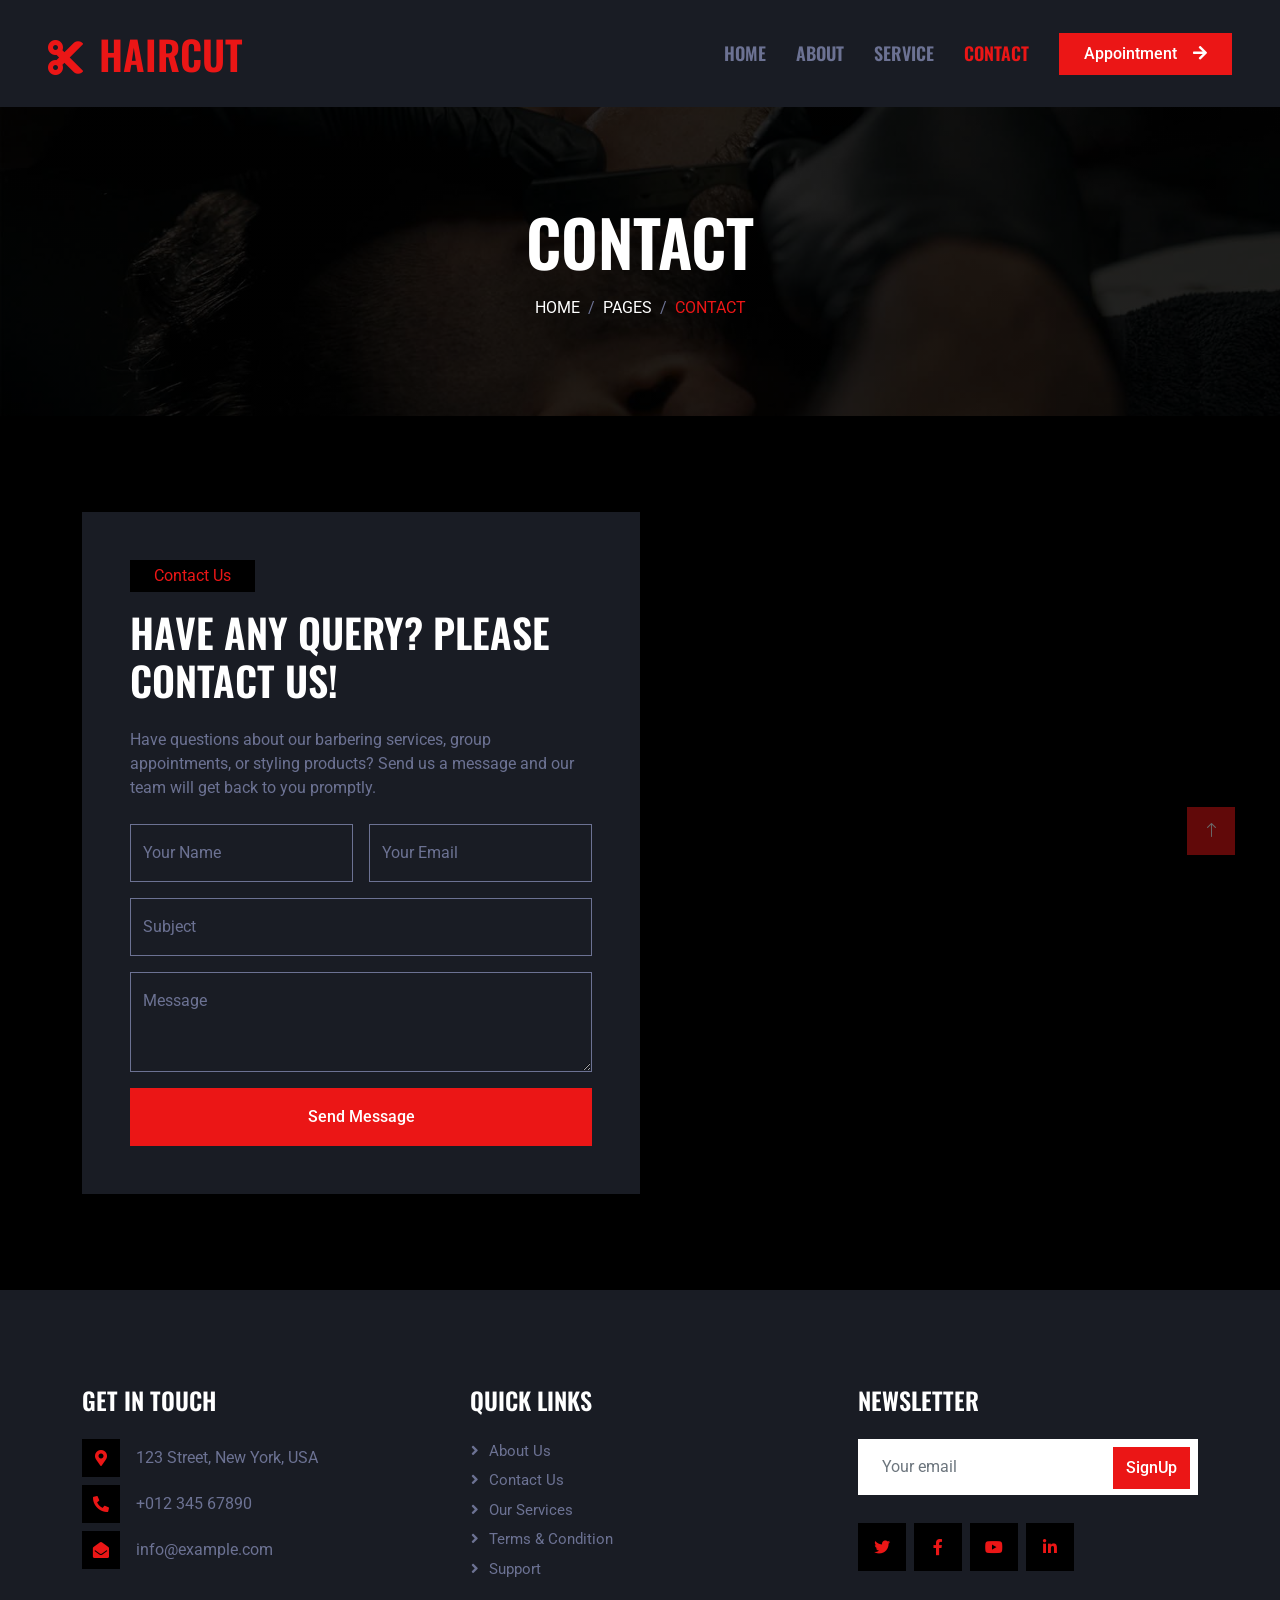
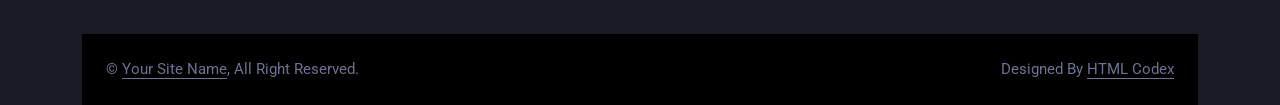
<file: contact.html>
<!DOCTYPE html>
<html lang="en">

<head>
    <meta charset="utf-8">
    <title>HairCut - Hair Salon HTML Template</title>
    <meta content="width=device-width, initial-scale=1.0" name="viewport">
    <meta content="" name="keywords">
    <meta content="" name="description">

    <!-- Favicon -->
    <link href="img/favicon.ico" rel="icon">

    <!-- Google Web Fonts -->
    <link rel="preconnect" href="https://fonts.googleapis.com">
    <link rel="preconnect" href="https://fonts.gstatic.com" crossorigin>
    <link href="https://fonts.googleapis.com/css2?family=Roboto:wght@400;500&family=Oswald:wght@600&display=swap" rel="stylesheet">

    <!-- Icon Font Stylesheet -->
    <link href="https://cdnjs.cloudflare.com/ajax/libs/font-awesome/5.10.0/css/all.min.css" rel="stylesheet">
    <link href="https://cdn.jsdelivr.net/npm/bootstrap-icons@1.4.1/font/bootstrap-icons.css" rel="stylesheet">

    <!-- Libraries Stylesheet -->
    <link href="lib/animate/animate.min.css" rel="stylesheet">
    <link href="lib/owlcarousel/assets/owl.carousel.min.css" rel="stylesheet">

    <!-- Customized Bootstrap Stylesheet -->
    <link href="css/bootstrap.min.css" rel="stylesheet">

    <!-- Template Stylesheet -->
    <link href="css/style.css" rel="stylesheet">
</head>

<body>
    <!-- Spinner Start -->
    <div id="spinner" class="show bg-dark position-fixed translate-middle w-100 vh-100 top-50 start-50 d-flex align-items-center justify-content-center">
        <div class="spinner-grow text-primary" style="width: 3rem; height: 3rem;" role="status">
            <span class="sr-only">Loading...</span>
        </div>
    </div>
    <!-- Spinner End -->


    <!-- Navbar Start -->
    <nav class="navbar navbar-expand-lg bg-secondary navbar-dark sticky-top py-lg-0 px-lg-5 wow fadeIn" data-wow-delay="0.1s">
        <a href="index.html" class="navbar-brand ms-4 ms-lg-0">
            <h1 class="mb-0 text-primary text-uppercase"><i class="fa fa-cut me-3"></i>HairCut</h1>
        </a>
        <button type="button" class="navbar-toggler me-4" data-bs-toggle="collapse" data-bs-target="#navbarCollapse">
            <span class="navbar-toggler-icon"></span>
        </button>
        <div class="collapse navbar-collapse" id="navbarCollapse">
            <div class="navbar-nav ms-auto p-4 p-lg-0">
                <a href="index.html" class="nav-item nav-link">Home</a>
                <a href="about.html" class="nav-item nav-link">About</a>
                <a href="service.html" class="nav-item nav-link">Service</a>
               <!--<div class="nav-item dropdown">
                    <a href="#" class="nav-link dropdown-toggle" data-bs-toggle="dropdown">Pages</a>
                    <div class="dropdown-menu m-0">
                        <a href="price.html" class="dropdown-item">Pricing Plan</a>
                        <a href="team.html" class="dropdown-item">Our Barber</a>
                        <a href="open.html" class="dropdown-item">Working Hours</a>
                        <a href="testimonial.html" class="dropdown-item">Testimonial</a>
                        <a href="404.html" class="dropdown-item">404 Page</a>
                    </div>
                </div>-->
                <a href="contact.html" class="nav-item nav-link active">Contact</a>
            </div>
            <a href="appointment.html" class="btn btn-primary rounded-0 py-2 px-lg-4 d-none d-lg-block">Appointment<i class="fa fa-arrow-right ms-3"></i></a>
        </div>
    </nav>
    <!-- Navbar End -->


    <!-- Page Header Start -->
    <div class="container-fluid page-header py-5 mb-5 wow fadeIn" data-wow-delay="0.1s">
        <div class="container text-center py-5">
            <h1 class="display-3 text-white text-uppercase mb-3 animated slideInDown">Contact</h1>
            <nav aria-label="breadcrumb animated slideInDown">
                <ol class="breadcrumb justify-content-center text-uppercase mb-0">
                    <li class="breadcrumb-item"><a class="text-white" href="#">Home</a></li>
                    <li class="breadcrumb-item"><a class="text-white" href="#">Pages</a></li>
                    <li class="breadcrumb-item text-primary active" aria-current="page">Contact</li>
                </ol>
            </nav>
        </div>
    </div>
    <!-- Page Header End -->


    <!-- Contact Start -->
    <div class="container-xxl py-5">
        <div class="container">
            <div class="row g-0">
                <div class="col-lg-6 wow fadeIn" data-wow-delay="0.1s">
                    <div class="bg-secondary p-5">
                        <p class="d-inline-block bg-dark text-primary py-1 px-4">Contact Us</p>
                        <h1 class="text-uppercase mb-4">Have Any Query? Please Contact Us!</h1>
                        <p class="mb-4">Have questions about our barbering services, group appointments, or styling products? Send us a message and our team will get back to you promptly.</p>
                        <form id="contact-form">
                            <div class="row g-3">
                                <div class="col-md-6">
                                    <div class="form-floating">
                                        <input type="text" class="form-control bg-transparent" id="contact-name" placeholder="Your Name" required>
                                        <label for="contact-name">Your Name</label>
                                    </div>
                                </div>
                                <div class="col-md-6">
                                    <div class="form-floating">
                                        <input type="email" class="form-control bg-transparent" id="contact-email" placeholder="Your Email" required>
                                        <label for="contact-email">Your Email</label>
                                    </div>
                                </div>
                                <div class="col-12">
                                    <div class="form-floating">
                                        <input type="text" class="form-control bg-transparent" id="contact-subject" placeholder="Subject" required>
                                        <label for="contact-subject">Subject</label>
                                    </div>
                                </div>
                                <div class="col-12">
                                    <div class="form-floating">
                                        <textarea class="form-control bg-transparent" placeholder="Leave a message here" id="contact-message" style="height: 100px" required></textarea>
                                        <label for="contact-message">Message</label>
                                    </div>
                                </div>
                                <div class="col-12">
                                    <button class="btn btn-primary w-100 py-3" type="submit">Send Message</button>
                                </div>
                            </div>
                        </form>
                    </div>
                </div>
                <div class="col-lg-6 wow fadeIn" data-wow-delay="0.5s">
                    <div class="h-100" style="min-height: 400px;">
                        <iframe class="google-map w-100 h-100"
                        src="https://www.google.com/maps/embed?pb=!1m18!1m12!1m3!1d3001156.4288297426!2d-78.01371936852176!3d42.72876761954724!2m3!1f0!2f0!3f0!3m2!1i1024!2i768!4f13.1!3m3!1m2!1s0x4ccc4bf0f123a5a9%3A0xddcfc6c1de189567!2sNew%20York%2C%20USA!5e0!3m2!1sen!2sbd!4v1603794290143!5m2!1sen!2sbd"
                        frameborder="0" allowfullscreen="" aria-hidden="false" tabindex="0" style="filter: grayscale(100%) invert(92%) contrast(83%); border: 0;"></iframe>
                    </div>
                </div>
            </div>
        </div>
    </div>
    <!-- Contact End -->


    <!-- Footer Start -->
    <div class="container-fluid bg-secondary text-light footer mt-5 pt-5 wow fadeIn" data-wow-delay="0.1s">
        <div class="container py-5">
            <div class="row g-5">
                <div class="col-lg-4 col-md-6">
                    <h4 class="text-uppercase mb-4">Get In Touch</h4>
                    <div class="d-flex align-items-center mb-2">
                        <div class="btn-square bg-dark flex-shrink-0 me-3">
                            <span class="fa fa-map-marker-alt text-primary"></span>
                        </div>
                        <span>123 Street, New York, USA</span>
                    </div>
                    <div class="d-flex align-items-center mb-2">
                        <div class="btn-square bg-dark flex-shrink-0 me-3">
                            <span class="fa fa-phone-alt text-primary"></span>
                        </div>
                        <span>+012 345 67890</span>
                    </div>
                    <div class="d-flex align-items-center">
                        <div class="btn-square bg-dark flex-shrink-0 me-3">
                            <span class="fa fa-envelope-open text-primary"></span>
                        </div>
                        <span>info@example.com</span>
                    </div>
                </div>
                <div class="col-lg-4 col-md-6">
                    <h4 class="text-uppercase mb-4">Quick Links</h4>
                    <a class="btn btn-link" href="">About Us</a>
                    <a class="btn btn-link" href="">Contact Us</a>
                    <a class="btn btn-link" href="">Our Services</a>
                    <a class="btn btn-link" href="">Terms & Condition</a>
                    <a class="btn btn-link" href="">Support</a>
                </div>
                <div class="col-lg-4 col-md-6">
                    <h4 class="text-uppercase mb-4">Newsletter</h4>
                    <div class="position-relative mb-4">
                        <input class="form-control border-0 w-100 py-3 ps-4 pe-5" type="text" placeholder="Your email">
                        <button type="button" class="btn btn-primary py-2 position-absolute top-0 end-0 mt-2 me-2">SignUp</button>
                    </div>
                    <div class="d-flex pt-1 m-n1">
                        <a class="btn btn-lg-square btn-dark text-primary m-1" href=""><i class="fab fa-twitter"></i></a>
                        <a class="btn btn-lg-square btn-dark text-primary m-1" href=""><i class="fab fa-facebook-f"></i></a>
                        <a class="btn btn-lg-square btn-dark text-primary m-1" href=""><i class="fab fa-youtube"></i></a>
                        <a class="btn btn-lg-square btn-dark text-primary m-1" href=""><i class="fab fa-linkedin-in"></i></a>
                    </div>
                </div>
            </div>
        </div>
        <div class="container">
            <div class="copyright">
                <div class="row">
                    <div class="col-md-6 text-center text-md-start mb-3 mb-md-0">
                        &copy; <a class="border-bottom" href="#">Your Site Name</a>, All Right Reserved.
                    </div>
                    <div class="col-md-6 text-center text-md-end">
                        <!--/*** This template is free as long as you keep the footer author’s credit link/attribution link/backlink. If you'd like to use the template without the footer author’s credit link/attribution link/backlink, you can purchase the Credit Removal License from "https://htmlcodex.com/credit-removal". Thank you for your support. ***/-->
                        Designed By <a class="border-bottom" href="https://htmlcodex.com">HTML Codex</a>
                    </div>
                </div>
            </div>
        </div>
    </div>
    <!-- Footer End -->


    <!-- Back to Top -->
    <a href="#" class="btn btn-primary btn-lg-square back-to-top"><i class="bi bi-arrow-up"></i></a>


    <!-- JavaScript Libraries -->
    <script src="https://code.jquery.com/jquery-3.4.1.min.js"></script>
    <script src="https://cdn.jsdelivr.net/npm/bootstrap@5.0.0/dist/js/bootstrap.bundle.min.js"></script>
    <script src="lib/wow/wow.min.js"></script>
    <script src="lib/easing/easing.min.js"></script>
    <script src="lib/waypoints/waypoints.min.js"></script>
    <script src="lib/owlcarousel/owl.carousel.min.js"></script>

    <!-- Template Javascript -->
    <script src="js/main.js"></script>
</body>

</html>
</file>
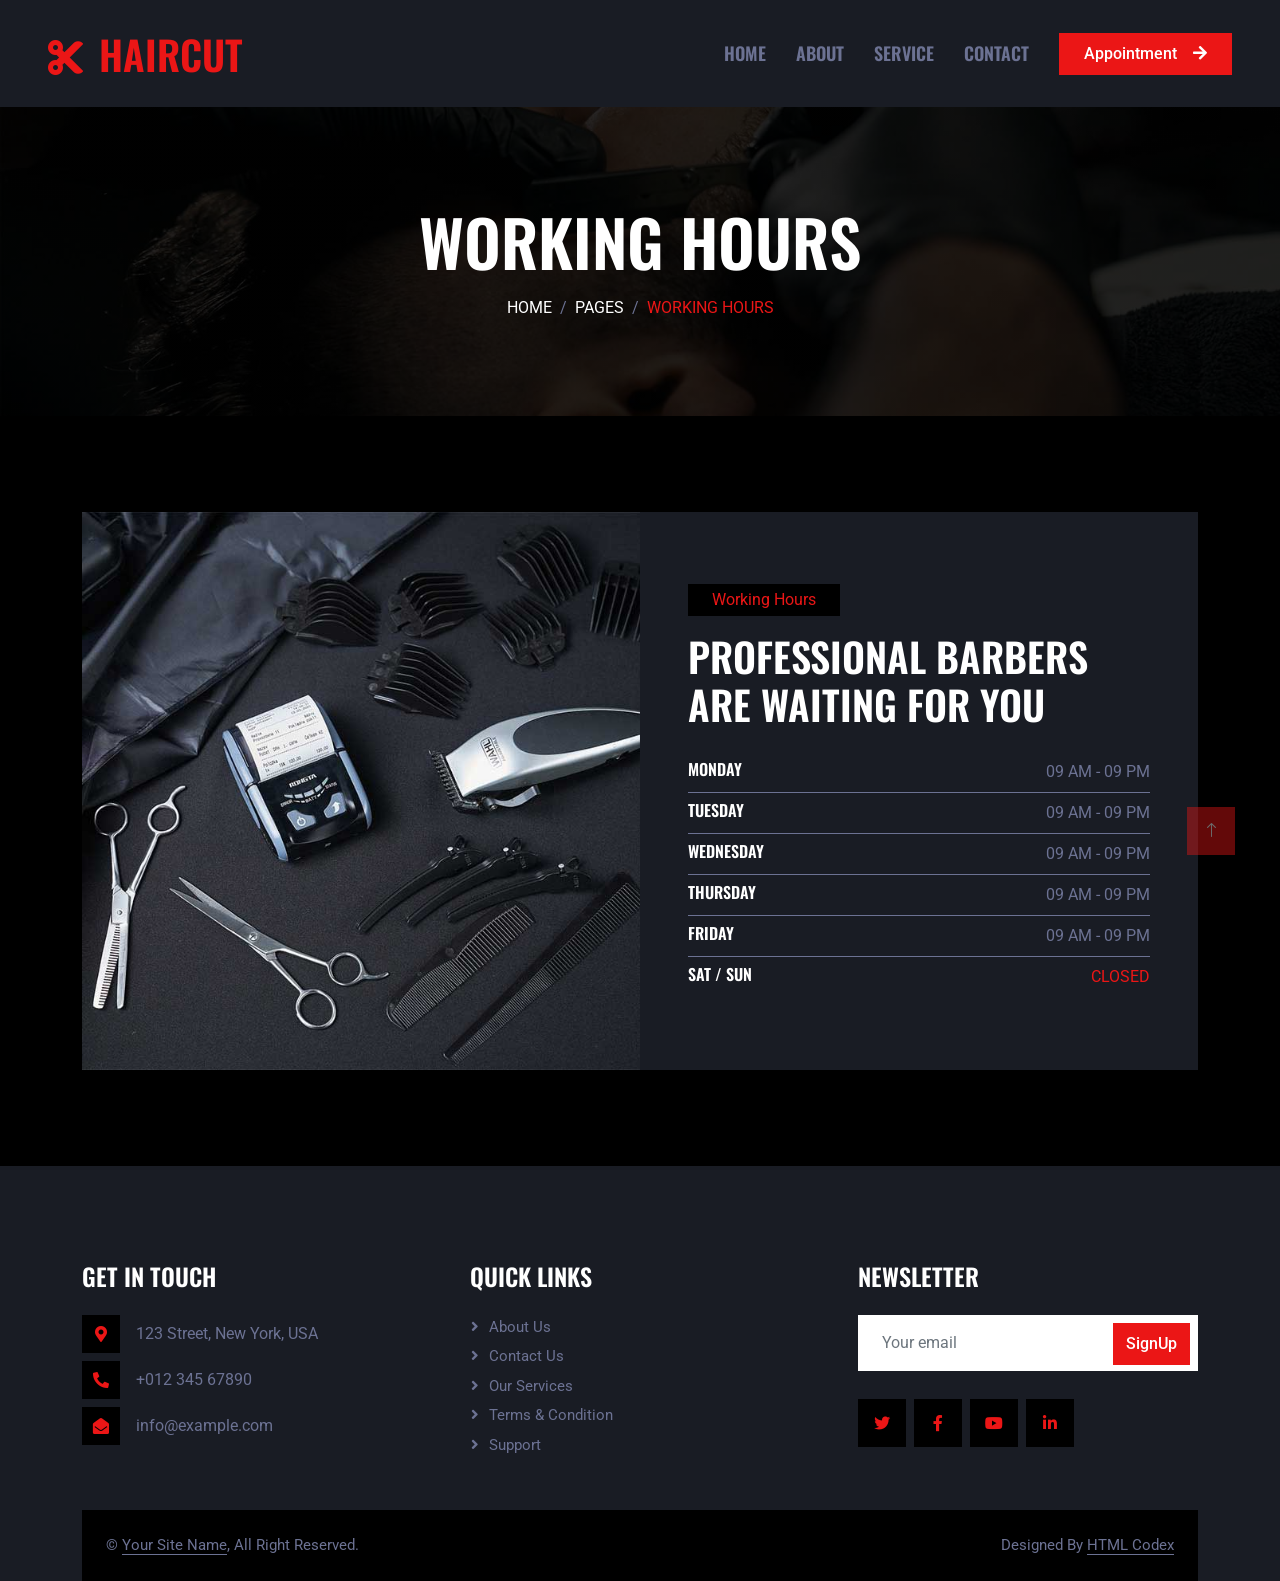
<file: open.html>
<!DOCTYPE html>
<html lang="en">

<head>
    <meta charset="utf-8">
    <title>HairCut - Hair Salon HTML Template</title>
    <meta content="width=device-width, initial-scale=1.0" name="viewport">
    <meta content="" name="keywords">
    <meta content="" name="description">

    <!-- Favicon -->
    <link href="img/favicon.ico" rel="icon">

    <!-- Google Web Fonts -->
    <link rel="preconnect" href="https://fonts.googleapis.com">
    <link rel="preconnect" href="https://fonts.gstatic.com" crossorigin>
    <link href="https://fonts.googleapis.com/css2?family=Roboto:wght@400;500&family=Oswald:wght@600&display=swap" rel="stylesheet">

    <!-- Icon Font Stylesheet -->
    <link href="https://cdnjs.cloudflare.com/ajax/libs/font-awesome/5.10.0/css/all.min.css" rel="stylesheet">
    <link href="https://cdn.jsdelivr.net/npm/bootstrap-icons@1.4.1/font/bootstrap-icons.css" rel="stylesheet">

    <!-- Libraries Stylesheet -->
    <link href="lib/animate/animate.min.css" rel="stylesheet">
    <link href="lib/owlcarousel/assets/owl.carousel.min.css" rel="stylesheet">

    <!-- Customized Bootstrap Stylesheet -->
    <link href="css/bootstrap.min.css" rel="stylesheet">

    <!-- Template Stylesheet -->
    <link href="css/style.css" rel="stylesheet">
</head>

<body>
    <!-- Spinner Start -->
    <div id="spinner" class="show bg-dark position-fixed translate-middle w-100 vh-100 top-50 start-50 d-flex align-items-center justify-content-center">
        <div class="spinner-grow text-primary" style="width: 3rem; height: 3rem;" role="status">
            <span class="sr-only">Loading...</span>
        </div>
    </div>
    <!-- Spinner End -->


    <!-- Navbar Start -->
    <nav class="navbar navbar-expand-lg bg-secondary navbar-dark sticky-top py-lg-0 px-lg-5 wow fadeIn" data-wow-delay="0.1s">
        <a href="index.html" class="navbar-brand ms-4 ms-lg-0">
            <h1 class="mb-0 text-primary text-uppercase"><i class="fa fa-cut me-3"></i>HairCut</h1>
        </a>
        <button type="button" class="navbar-toggler me-4" data-bs-toggle="collapse" data-bs-target="#navbarCollapse">
            <span class="navbar-toggler-icon"></span>
        </button>
        <div class="collapse navbar-collapse" id="navbarCollapse">
            <div class="navbar-nav ms-auto p-4 p-lg-0">
                <a href="index.html" class="nav-item nav-link">Home</a>
                <a href="about.html" class="nav-item nav-link">About</a>
                <a href="service.html" class="nav-item nav-link">Service</a>
                <!--<div class="nav-item dropdown">
                    <a href="#" class="nav-link dropdown-toggle" data-bs-toggle="dropdown">Pages</a>
                    <div class="dropdown-menu m-0">
                        <a href="price.html" class="dropdown-item">Pricing Plan</a>
                        <a href="team.html" class="dropdown-item">Our Barber</a>
                        <a href="open.html" class="dropdown-item">Working Hours</a>
                        <a href="testimonial.html" class="dropdown-item">Testimonial</a>
                        <a href="404.html" class="dropdown-item">404 Page</a>
                    </div>
                </div>-->
                <a href="contact.html" class="nav-item nav-link">Contact</a>
            </div>
            <a href="appointment.html" class="btn btn-primary rounded-0 py-2 px-lg-4 d-none d-lg-block">Appointment<i class="fa fa-arrow-right ms-3"></i></a>
        </div>
    </nav>
    <!-- Navbar End -->


    <!-- Page Header Start -->
    <div class="container-fluid page-header py-5 mb-5 wow fadeIn" data-wow-delay="0.1s">
        <div class="container text-center py-5">
            <h1 class="display-3 text-white text-uppercase mb-3 animated slideInDown">Working Hours</h1>
            <nav aria-label="breadcrumb animated slideInDown">
                <ol class="breadcrumb justify-content-center text-uppercase mb-0">
                    <li class="breadcrumb-item"><a class="text-white" href="#">Home</a></li>
                    <li class="breadcrumb-item"><a class="text-white" href="#">Pages</a></li>
                    <li class="breadcrumb-item text-primary active" aria-current="page">Working Hours</li>
                </ol>
            </nav>
        </div>
    </div>
    <!-- Page Header End -->


    <!-- Working Hours Start -->
    <div class="container-xxl py-5">
        <div class="container">
            <div class="row g-0">
                <div class="col-lg-6 wow fadeIn" data-wow-delay="0.1s">
                    <div class="h-100">
                        <img class="img-fluid h-100" src="img/open.jpg" alt="">
                    </div>
                </div>
                <div class="col-lg-6 wow fadeIn" data-wow-delay="0.5s">
                    <div class="bg-secondary h-100 d-flex flex-column justify-content-center p-5">
                        <p class="d-inline-flex bg-dark text-primary py-1 px-4 me-auto">Working Hours</p>
                        <h1 class="text-uppercase mb-4">Professional Barbers Are Waiting For You</h1>
                        <div>
                            <div class="d-flex justify-content-between border-bottom py-2">
                                <h6 class="text-uppercase mb-0">Monday</h6>
                                <span class="text-uppercase">09 AM - 09 PM</span>
                            </div>
                            <div class="d-flex justify-content-between border-bottom py-2">
                                <h6 class="text-uppercase mb-0">Tuesday</h6>
                                <span class="text-uppercase">09 AM - 09 PM</span>
                            </div>
                            <div class="d-flex justify-content-between border-bottom py-2">
                                <h6 class="text-uppercase mb-0">Wednesday</h6>
                                <span class="text-uppercase">09 AM - 09 PM</span>
                            </div>
                            <div class="d-flex justify-content-between border-bottom py-2">
                                <h6 class="text-uppercase mb-0">Thursday</h6>
                                <span class="text-uppercase">09 AM - 09 PM</span>
                            </div>
                            <div class="d-flex justify-content-between border-bottom py-2">
                                <h6 class="text-uppercase mb-0">Friday</h6>
                                <span class="text-uppercase">09 AM - 09 PM</span>
                            </div>
                            <div class="d-flex justify-content-between py-2">
                                <h6 class="text-uppercase mb-0">Sat / Sun</h6>
                                <span class="text-uppercase text-primary">Closed</span>
                            </div>
                        </div>
                    </div>
                </div>
            </div>
        </div>
    </div>
    <!-- Working Hours End -->


    <!-- Footer Start -->
    <div class="container-fluid bg-secondary text-light footer mt-5 pt-5 wow fadeIn" data-wow-delay="0.1s">
        <div class="container py-5">
            <div class="row g-5">
                <div class="col-lg-4 col-md-6">
                    <h4 class="text-uppercase mb-4">Get In Touch</h4>
                    <div class="d-flex align-items-center mb-2">
                        <div class="btn-square bg-dark flex-shrink-0 me-3">
                            <span class="fa fa-map-marker-alt text-primary"></span>
                        </div>
                        <span>123 Street, New York, USA</span>
                    </div>
                    <div class="d-flex align-items-center mb-2">
                        <div class="btn-square bg-dark flex-shrink-0 me-3">
                            <span class="fa fa-phone-alt text-primary"></span>
                        </div>
                        <span>+012 345 67890</span>
                    </div>
                    <div class="d-flex align-items-center">
                        <div class="btn-square bg-dark flex-shrink-0 me-3">
                            <span class="fa fa-envelope-open text-primary"></span>
                        </div>
                        <span>info@example.com</span>
                    </div>
                </div>
                <div class="col-lg-4 col-md-6">
                    <h4 class="text-uppercase mb-4">Quick Links</h4>
                    <a class="btn btn-link" href="">About Us</a>
                    <a class="btn btn-link" href="">Contact Us</a>
                    <a class="btn btn-link" href="">Our Services</a>
                    <a class="btn btn-link" href="">Terms & Condition</a>
                    <a class="btn btn-link" href="">Support</a>
                </div>
                <div class="col-lg-4 col-md-6">
                    <h4 class="text-uppercase mb-4">Newsletter</h4>
                    <div class="position-relative mb-4">
                        <input class="form-control border-0 w-100 py-3 ps-4 pe-5" type="text" placeholder="Your email">
                        <button type="button" class="btn btn-primary py-2 position-absolute top-0 end-0 mt-2 me-2">SignUp</button>
                    </div>
                    <div class="d-flex pt-1 m-n1">
                        <a class="btn btn-lg-square btn-dark text-primary m-1" href=""><i class="fab fa-twitter"></i></a>
                        <a class="btn btn-lg-square btn-dark text-primary m-1" href=""><i class="fab fa-facebook-f"></i></a>
                        <a class="btn btn-lg-square btn-dark text-primary m-1" href=""><i class="fab fa-youtube"></i></a>
                        <a class="btn btn-lg-square btn-dark text-primary m-1" href=""><i class="fab fa-linkedin-in"></i></a>
                    </div>
                </div>
            </div>
        </div>
        <div class="container">
            <div class="copyright">
                <div class="row">
                    <div class="col-md-6 text-center text-md-start mb-3 mb-md-0">
                        &copy; <a class="border-bottom" href="#">Your Site Name</a>, All Right Reserved.
                    </div>
                    <div class="col-md-6 text-center text-md-end">
                        <!--/*** This template is free as long as you keep the footer author’s credit link/attribution link/backlink. If you'd like to use the template without the footer author’s credit link/attribution link/backlink, you can purchase the Credit Removal License from "https://htmlcodex.com/credit-removal". Thank you for your support. ***/-->
                        Designed By <a class="border-bottom" href="https://htmlcodex.com">HTML Codex</a>
                    </div>
                </div>
            </div>
        </div>
    </div>
    <!-- Footer End -->


    <!-- Back to Top -->
    <a href="#" class="btn btn-primary btn-lg-square back-to-top"><i class="bi bi-arrow-up"></i></a>


    <!-- JavaScript Libraries -->
    <script src="https://code.jquery.com/jquery-3.4.1.min.js"></script>
    <script src="https://cdn.jsdelivr.net/npm/bootstrap@5.0.0/dist/js/bootstrap.bundle.min.js"></script>
    <script src="lib/wow/wow.min.js"></script>
    <script src="lib/easing/easing.min.js"></script>
    <script src="lib/waypoints/waypoints.min.js"></script>
    <script src="lib/owlcarousel/owl.carousel.min.js"></script>

    <!-- Template Javascript -->
    <script src="js/main.js"></script>
</body>

</html>
</file>
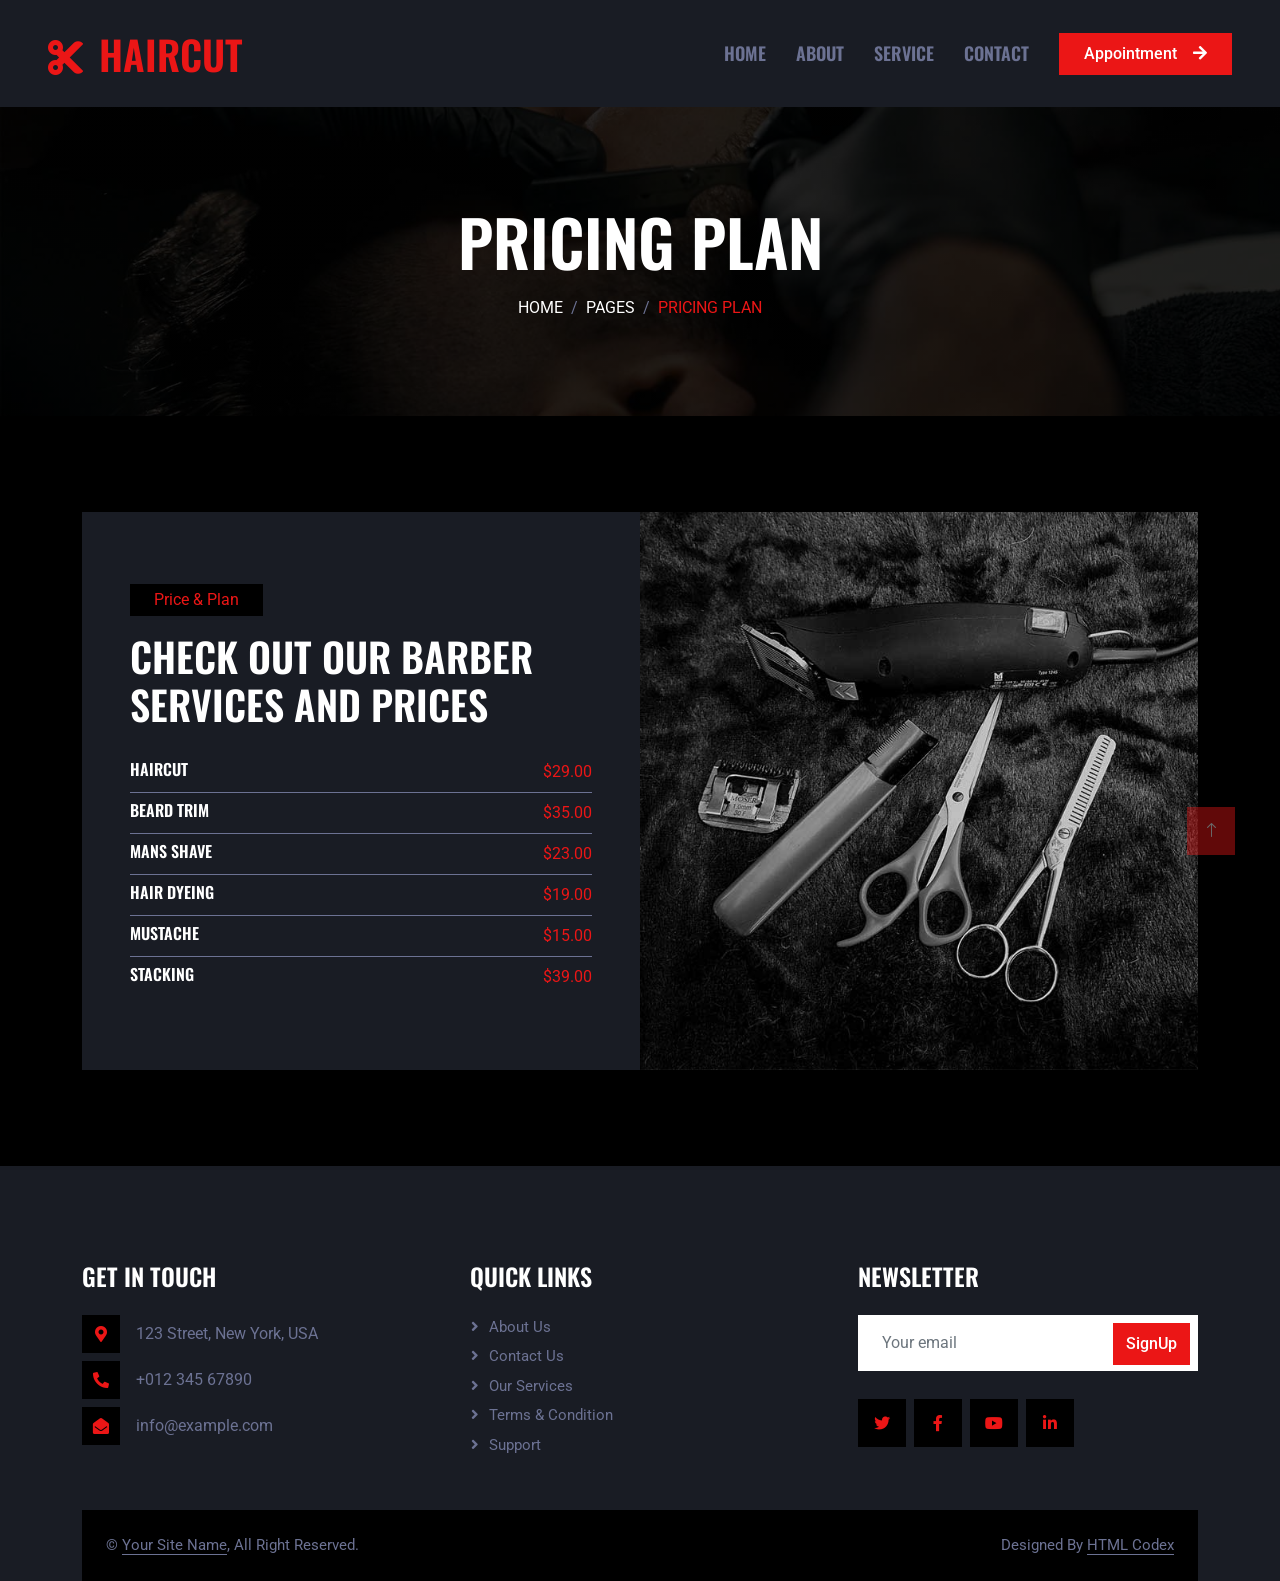
<file: price.html>
<!DOCTYPE html>
<html lang="en">

<head>
    <meta charset="utf-8">
    <title>HairCut - Hair Salon HTML Template</title>
    <meta content="width=device-width, initial-scale=1.0" name="viewport">
    <meta content="" name="keywords">
    <meta content="" name="description">

    <!-- Favicon -->
    <link href="img/favicon.ico" rel="icon">

    <!-- Google Web Fonts -->
    <link rel="preconnect" href="https://fonts.googleapis.com">
    <link rel="preconnect" href="https://fonts.gstatic.com" crossorigin>
    <link href="https://fonts.googleapis.com/css2?family=Roboto:wght@400;500&family=Oswald:wght@600&display=swap" rel="stylesheet">

    <!-- Icon Font Stylesheet -->
    <link href="https://cdnjs.cloudflare.com/ajax/libs/font-awesome/5.10.0/css/all.min.css" rel="stylesheet">
    <link href="https://cdn.jsdelivr.net/npm/bootstrap-icons@1.4.1/font/bootstrap-icons.css" rel="stylesheet">

    <!-- Libraries Stylesheet -->
    <link href="lib/animate/animate.min.css" rel="stylesheet">
    <link href="lib/owlcarousel/assets/owl.carousel.min.css" rel="stylesheet">

    <!-- Customized Bootstrap Stylesheet -->
    <link href="css/bootstrap.min.css" rel="stylesheet">

    <!-- Template Stylesheet -->
    <link href="css/style.css" rel="stylesheet">
</head>

<body>
    <!-- Spinner Start -->
    <div id="spinner" class="show bg-dark position-fixed translate-middle w-100 vh-100 top-50 start-50 d-flex align-items-center justify-content-center">
        <div class="spinner-grow text-primary" style="width: 3rem; height: 3rem;" role="status">
            <span class="sr-only">Loading...</span>
        </div>
    </div>
    <!-- Spinner End -->


    <!-- Navbar Start -->
    <nav class="navbar navbar-expand-lg bg-secondary navbar-dark sticky-top py-lg-0 px-lg-5 wow fadeIn" data-wow-delay="0.1s">
        <a href="index.html" class="navbar-brand ms-4 ms-lg-0">
            <h1 class="mb-0 text-primary text-uppercase"><i class="fa fa-cut me-3"></i>HairCut</h1>
        </a>
        <button type="button" class="navbar-toggler me-4" data-bs-toggle="collapse" data-bs-target="#navbarCollapse">
            <span class="navbar-toggler-icon"></span>
        </button>
        <div class="collapse navbar-collapse" id="navbarCollapse">
            <div class="navbar-nav ms-auto p-4 p-lg-0">
                <a href="index.html" class="nav-item nav-link">Home</a>
                <a href="about.html" class="nav-item nav-link">About</a>
                <a href="service.html" class="nav-item nav-link">Service</a>
                <!--<div class="nav-item dropdown">
                    <a href="#" class="nav-link dropdown-toggle" data-bs-toggle="dropdown">Pages</a>
                    <div class="dropdown-menu m-0">
                        <a href="price.html" class="dropdown-item">Pricing Plan</a>
                        <a href="team.html" class="dropdown-item">Our Barber</a>
                        <a href="open.html" class="dropdown-item">Working Hours</a>
                        <a href="testimonial.html" class="dropdown-item">Testimonial</a>
                        <a href="404.html" class="dropdown-item">404 Page</a>
                    </div>
                </div>-->
                <a href="contact.html" class="nav-item nav-link">Contact</a>
            </div>
            <a href="appointment.html" class="btn btn-primary rounded-0 py-2 px-lg-4 d-none d-lg-block">Appointment<i class="fa fa-arrow-right ms-3"></i></a>
        </div>
    </nav>
    <!-- Navbar End -->


    <!-- Page Header Start -->
    <div class="container-fluid page-header py-5 mb-5 wow fadeIn" data-wow-delay="0.1s">
        <div class="container text-center py-5">
            <h1 class="display-3 text-white text-uppercase mb-3 animated slideInDown">Pricing Plan</h1>
            <nav aria-label="breadcrumb animated slideInDown">
                <ol class="breadcrumb justify-content-center text-uppercase mb-0">
                    <li class="breadcrumb-item"><a class="text-white" href="#">Home</a></li>
                    <li class="breadcrumb-item"><a class="text-white" href="#">Pages</a></li>
                    <li class="breadcrumb-item text-primary active" aria-current="page">Pricing Plan</li>
                </ol>
            </nav>
        </div>
    </div>
    <!-- Page Header End -->


    <!-- Price Start -->
    <div class="container-xxl py-5">
        <div class="container">
            <div class="row g-0">
                <div class="col-lg-6 wow fadeIn" data-wow-delay="0.1s">
                    <div class="bg-secondary h-100 d-flex flex-column justify-content-center p-5">
                        <p class="d-inline-flex bg-dark text-primary py-1 px-4 me-auto">Price & Plan</p>
                        <h1 class="text-uppercase mb-4">Check Out Our Barber Services And Prices</h1>
                        <div>
                            <div class="d-flex justify-content-between border-bottom py-2">
                                <h6 class="text-uppercase mb-0">Haircut</h6>
                                <span class="text-uppercase text-primary">$29.00</span>
                            </div>
                            <div class="d-flex justify-content-between border-bottom py-2">
                                <h6 class="text-uppercase mb-0">Beard Trim</h6>
                                <span class="text-uppercase text-primary">$35.00</span>
                            </div>
                            <div class="d-flex justify-content-between border-bottom py-2">
                                <h6 class="text-uppercase mb-0">Mans Shave</h6>
                                <span class="text-uppercase text-primary">$23.00</span>
                            </div>
                            <div class="d-flex justify-content-between border-bottom py-2">
                                <h6 class="text-uppercase mb-0">Hair Dyeing</h6>
                                <span class="text-uppercase text-primary">$19.00</span>
                            </div>
                            <div class="d-flex justify-content-between border-bottom py-2">
                                <h6 class="text-uppercase mb-0">Mustache</h6>
                                <span class="text-uppercase text-primary">$15.00</span>
                            </div>
                            <div class="d-flex justify-content-between py-2">
                                <h6 class="text-uppercase mb-0">Stacking</h6>
                                <span class="text-uppercase text-primary">$39.00</span>
                            </div>
                        </div>
                    </div>
                </div>
                <div class="col-lg-6 wow fadeIn" data-wow-delay="0.5s">
                    <div class="h-100">
                        <img class="img-fluid h-100" src="img/price.jpg" alt="">
                    </div>
                </div>
            </div>
        </div>
    </div>
    <!-- Price End -->


    <!-- Footer Start -->
    <div class="container-fluid bg-secondary text-light footer mt-5 pt-5 wow fadeIn" data-wow-delay="0.1s">
        <div class="container py-5">
            <div class="row g-5">
                <div class="col-lg-4 col-md-6">
                    <h4 class="text-uppercase mb-4">Get In Touch</h4>
                    <div class="d-flex align-items-center mb-2">
                        <div class="btn-square bg-dark flex-shrink-0 me-3">
                            <span class="fa fa-map-marker-alt text-primary"></span>
                        </div>
                        <span>123 Street, New York, USA</span>
                    </div>
                    <div class="d-flex align-items-center mb-2">
                        <div class="btn-square bg-dark flex-shrink-0 me-3">
                            <span class="fa fa-phone-alt text-primary"></span>
                        </div>
                        <span>+012 345 67890</span>
                    </div>
                    <div class="d-flex align-items-center">
                        <div class="btn-square bg-dark flex-shrink-0 me-3">
                            <span class="fa fa-envelope-open text-primary"></span>
                        </div>
                        <span>info@example.com</span>
                    </div>
                </div>
                <div class="col-lg-4 col-md-6">
                    <h4 class="text-uppercase mb-4">Quick Links</h4>
                    <a class="btn btn-link" href="">About Us</a>
                    <a class="btn btn-link" href="">Contact Us</a>
                    <a class="btn btn-link" href="">Our Services</a>
                    <a class="btn btn-link" href="">Terms & Condition</a>
                    <a class="btn btn-link" href="">Support</a>
                </div>
                <div class="col-lg-4 col-md-6">
                    <h4 class="text-uppercase mb-4">Newsletter</h4>
                    <div class="position-relative mb-4">
                        <input class="form-control border-0 w-100 py-3 ps-4 pe-5" type="text" placeholder="Your email">
                        <button type="button" class="btn btn-primary py-2 position-absolute top-0 end-0 mt-2 me-2">SignUp</button>
                    </div>
                    <div class="d-flex pt-1 m-n1">
                        <a class="btn btn-lg-square btn-dark text-primary m-1" href=""><i class="fab fa-twitter"></i></a>
                        <a class="btn btn-lg-square btn-dark text-primary m-1" href=""><i class="fab fa-facebook-f"></i></a>
                        <a class="btn btn-lg-square btn-dark text-primary m-1" href=""><i class="fab fa-youtube"></i></a>
                        <a class="btn btn-lg-square btn-dark text-primary m-1" href=""><i class="fab fa-linkedin-in"></i></a>
                    </div>
                </div>
            </div>
        </div>
        <div class="container">
            <div class="copyright">
                <div class="row">
                    <div class="col-md-6 text-center text-md-start mb-3 mb-md-0">
                        &copy; <a class="border-bottom" href="#">Your Site Name</a>, All Right Reserved.
                    </div>
                    <div class="col-md-6 text-center text-md-end">
                        <!--/*** This template is free as long as you keep the footer author’s credit link/attribution link/backlink. If you'd like to use the template without the footer author’s credit link/attribution link/backlink, you can purchase the Credit Removal License from "https://htmlcodex.com/credit-removal". Thank you for your support. ***/-->
                        Designed By <a class="border-bottom" href="https://htmlcodex.com">HTML Codex</a>
                    </div>
                </div>
            </div>
        </div>
    </div>
    <!-- Footer End -->


    <!-- Back to Top -->
    <a href="#" class="btn btn-primary btn-lg-square back-to-top"><i class="bi bi-arrow-up"></i></a>


    <!-- JavaScript Libraries -->
    <script src="https://code.jquery.com/jquery-3.4.1.min.js"></script>
    <script src="https://cdn.jsdelivr.net/npm/bootstrap@5.0.0/dist/js/bootstrap.bundle.min.js"></script>
    <script src="lib/wow/wow.min.js"></script>
    <script src="lib/easing/easing.min.js"></script>
    <script src="lib/waypoints/waypoints.min.js"></script>
    <script src="lib/owlcarousel/owl.carousel.min.js"></script>

    <!-- Template Javascript -->
    <script src="js/main.js"></script>
</body>

</html>
</file>
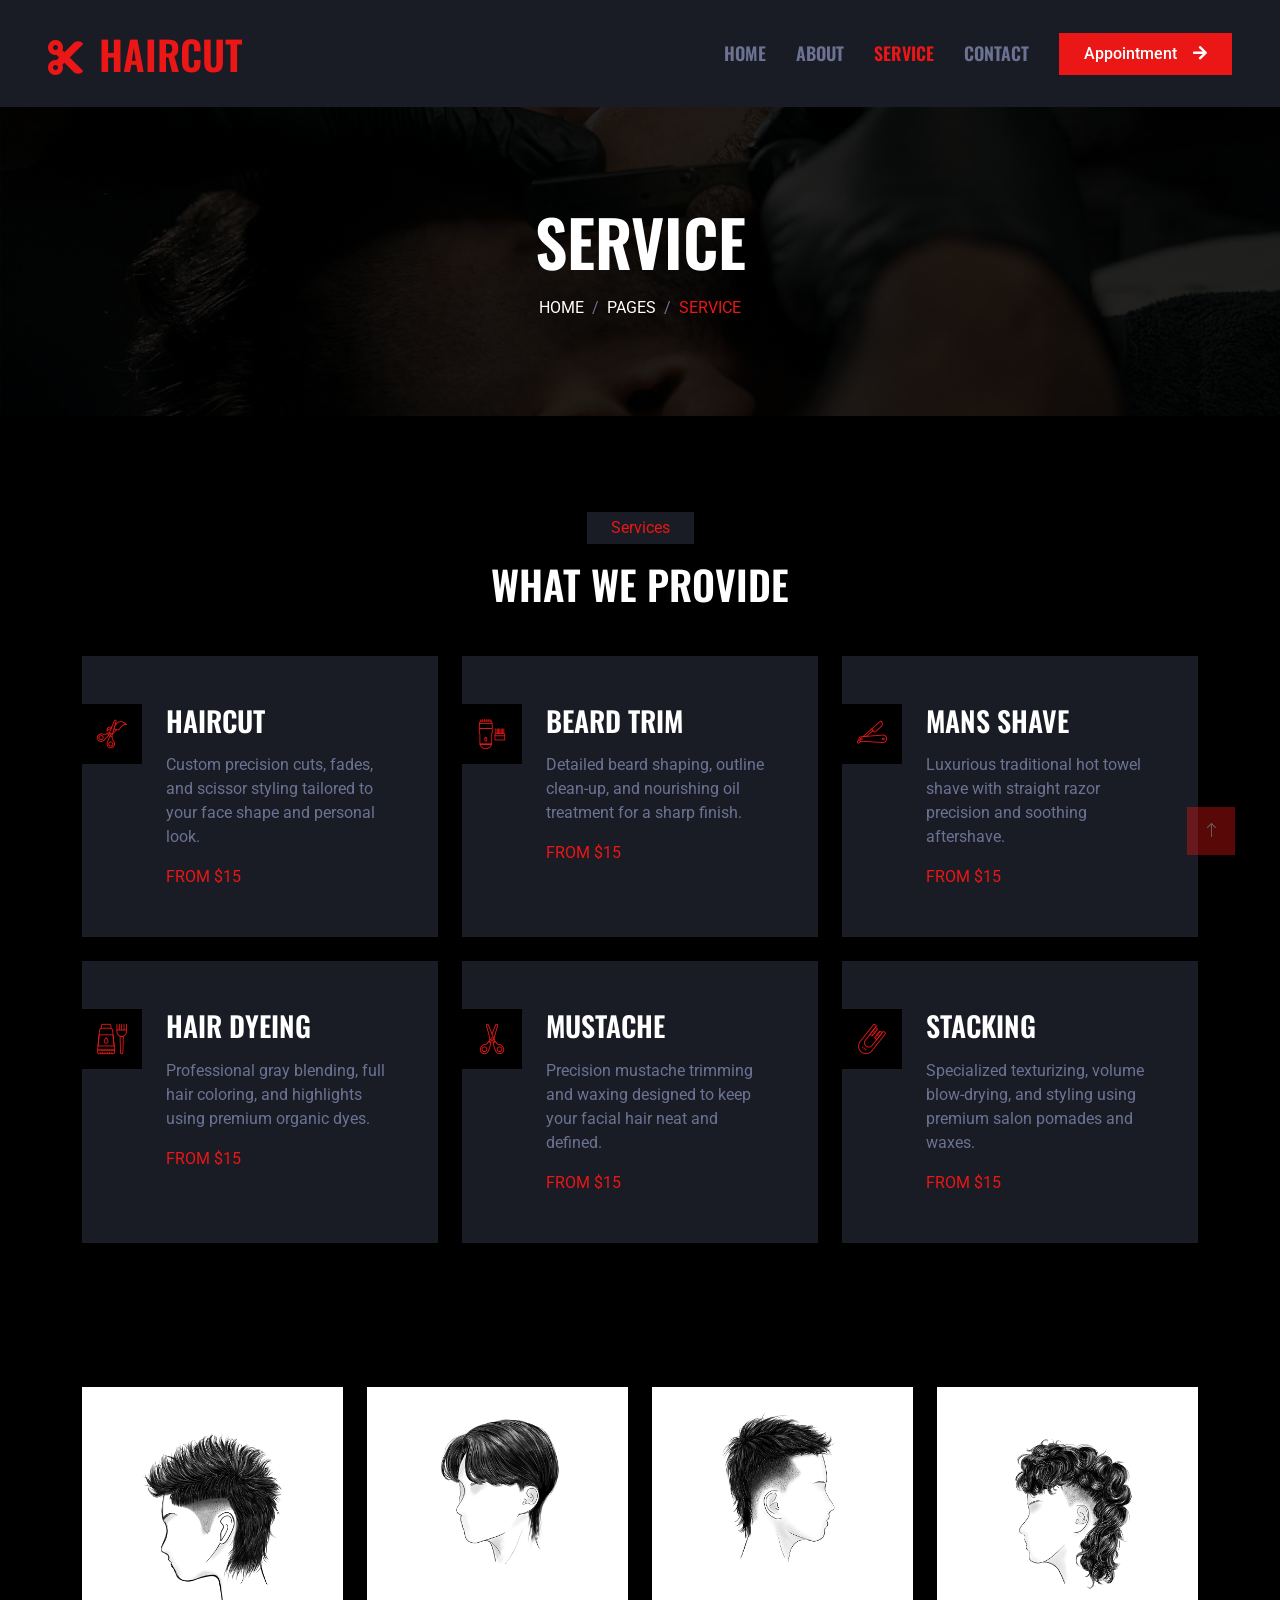
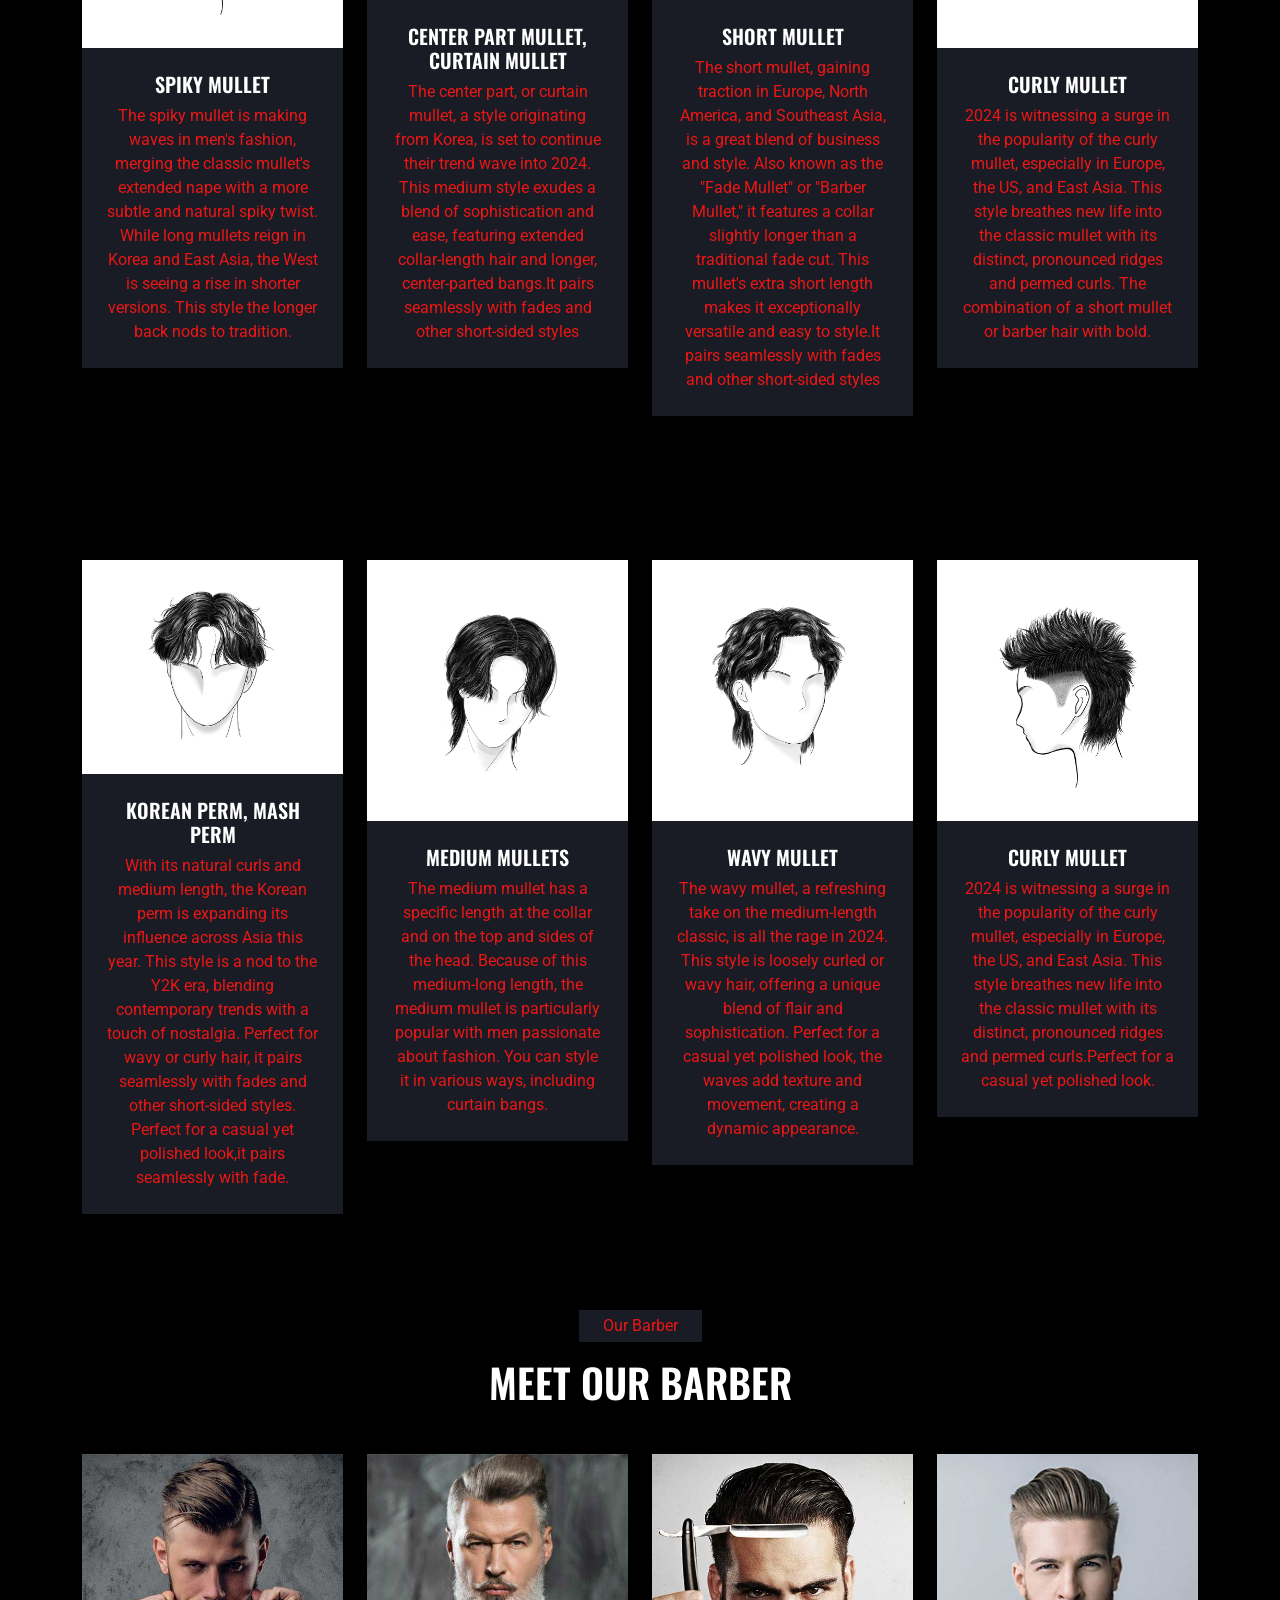
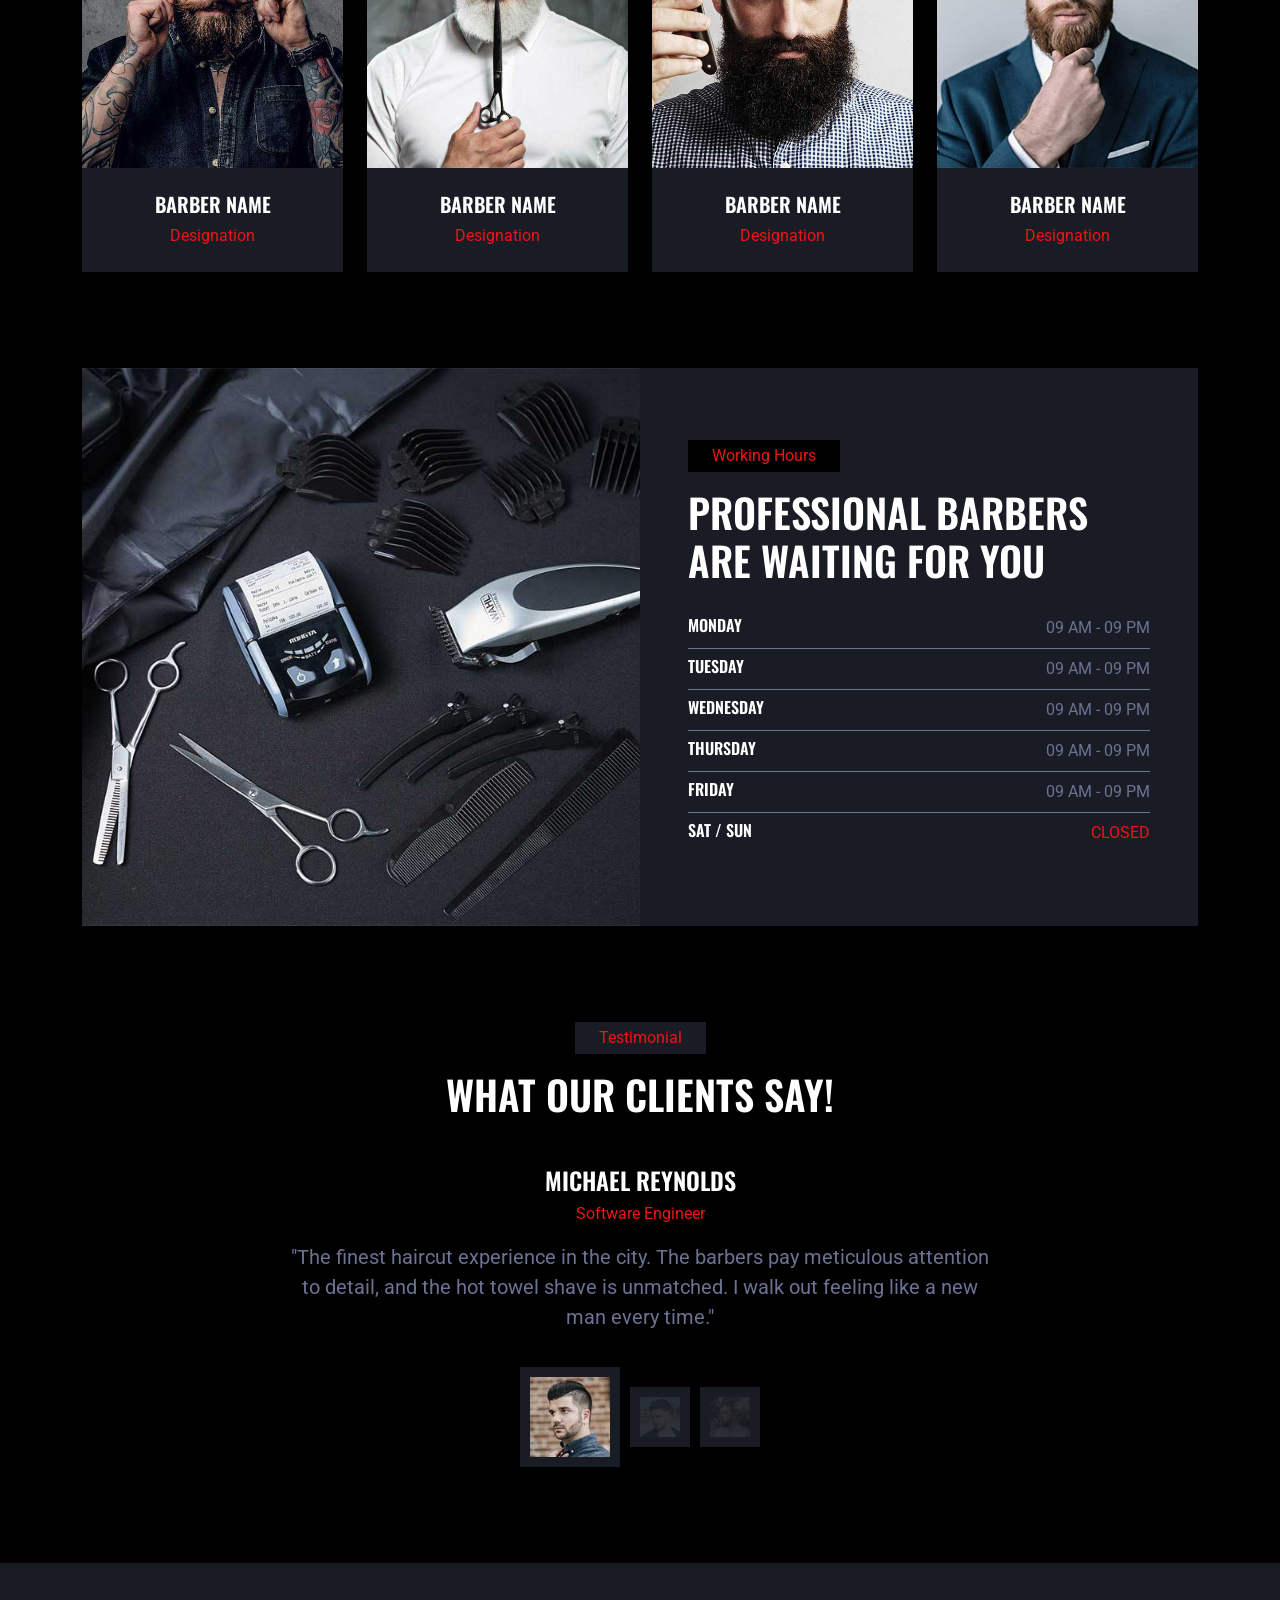
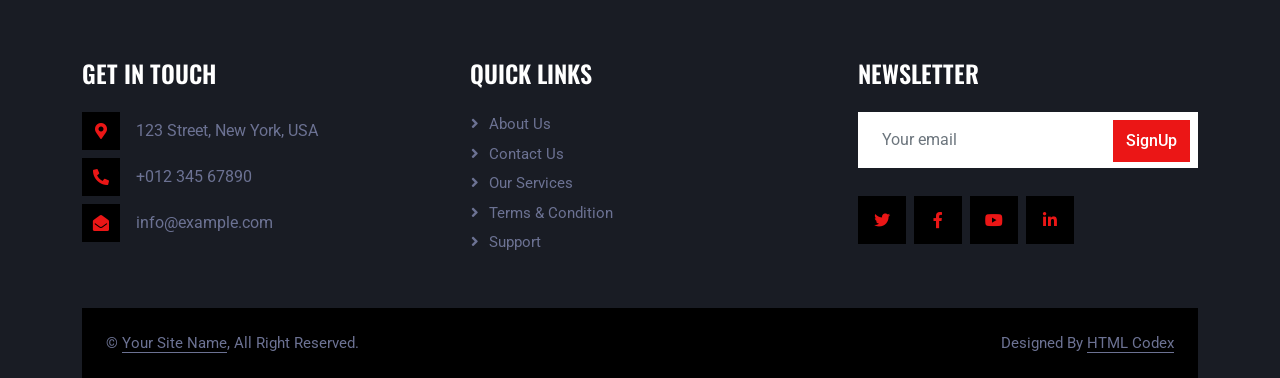
<file: service.html>
<!DOCTYPE html>
<html lang="en">

<head>
    <meta charset="utf-8">
    <title>HairCut - Hair Salon HTML Template</title>
    <meta content="width=device-width, initial-scale=1.0" name="viewport">
    <meta content="" name="keywords">
    <meta content="" name="description">

    <!-- Favicon -->
    <link href="img/favicon.ico" rel="icon">

    <!-- Google Web Fonts -->
    <link rel="preconnect" href="https://fonts.googleapis.com">
    <link rel="preconnect" href="https://fonts.gstatic.com" crossorigin>
    <link href="https://fonts.googleapis.com/css2?family=Roboto:wght@400;500&family=Oswald:wght@600&display=swap" rel="stylesheet">

    <!-- Icon Font Stylesheet -->
    <link href="https://cdnjs.cloudflare.com/ajax/libs/font-awesome/5.10.0/css/all.min.css" rel="stylesheet">
    <link href="https://cdn.jsdelivr.net/npm/bootstrap-icons@1.4.1/font/bootstrap-icons.css" rel="stylesheet">

    <!-- Libraries Stylesheet -->
    <link href="lib/animate/animate.min.css" rel="stylesheet">
    <link href="lib/owlcarousel/assets/owl.carousel.min.css" rel="stylesheet">

    <!-- Customized Bootstrap Stylesheet -->
    <link href="css/bootstrap.min.css" rel="stylesheet">

    <!-- Template Stylesheet -->
    <link href="css/style.css" rel="stylesheet">
</head>

<body>
    <!-- Spinner Start -->
    <div id="spinner" class="show bg-dark position-fixed translate-middle w-100 vh-100 top-50 start-50 d-flex align-items-center justify-content-center">
        <div class="spinner-grow text-primary" style="width: 3rem; height: 3rem;" role="status">
            <span class="sr-only">Loading...</span>
        </div>
    </div>
    <!-- Spinner End -->


    <!-- Navbar Start -->
    <nav class="navbar navbar-expand-lg bg-secondary navbar-dark sticky-top py-lg-0 px-lg-5 wow fadeIn" data-wow-delay="0.1s">
        <a href="index.html" class="navbar-brand ms-4 ms-lg-0">
            <h1 class="mb-0 text-primary text-uppercase"><i class="fa fa-cut me-3"></i>HairCut</h1>
        </a>
        <button type="button" class="navbar-toggler me-4" data-bs-toggle="collapse" data-bs-target="#navbarCollapse">
            <span class="navbar-toggler-icon"></span>
        </button>
        <div class="collapse navbar-collapse" id="navbarCollapse">
            <div class="navbar-nav ms-auto p-4 p-lg-0">
                <a href="index.html" class="nav-item nav-link">Home</a>
                <a href="about.html" class="nav-item nav-link">About</a>
                <a href="service.html" class="nav-item nav-link active">Service</a>
                <!--<div class="nav-item dropdown">
                    <a href="#" class="nav-link dropdown-toggle" data-bs-toggle="dropdown">Pages</a>
                    <div class="dropdown-menu m-0">
                        <a href="price.html" class="dropdown-item">Pricing Plan</a>
                        <a href="team.html" class="dropdown-item">Our Barber</a>
                        <a href="open.html" class="dropdown-item">Working Hours</a>
                        <a href="testimonial.html" class="dropdown-item">Testimonial</a>
                        <a href="404.html" class="dropdown-item">404 Page</a>
                    </div>
                </div>-->
                <a href="contact.html" class="nav-item nav-link">Contact</a>
            </div>
            <a href="appointment.html" class="btn btn-primary rounded-0 py-2 px-lg-4 d-none d-lg-block">Appointment<i class="fa fa-arrow-right ms-3"></i></a>
        </div>
    </nav>
    <!-- Navbar End -->


    <!-- Page Header Start -->
    <div class="container-fluid page-header py-5 mb-5 wow fadeIn" data-wow-delay="0.1s">
        <div class="container text-center py-5">
            <h1 class="display-3 text-white text-uppercase mb-3 animated slideInDown">Service</h1>
            <nav aria-label="breadcrumb animated slideInDown">
                <ol class="breadcrumb justify-content-center text-uppercase mb-0">
                    <li class="breadcrumb-item"><a class="text-white" href="#">Home</a></li>
                    <li class="breadcrumb-item"><a class="text-white" href="#">Pages</a></li>
                    <li class="breadcrumb-item text-primary active" aria-current="page">Service</li>
                </ol>
            </nav>
        </div>
    </div>
    <!-- Page Header End -->


      <!-- Service Start -->
      <div class="container-xxl py-5">
        <div class="container">
            <div class="text-center mx-auto mb-5 wow fadeInUp" data-wow-delay="0.1s" style="max-width: 600px;">
                <p class="d-inline-block bg-secondary text-primary py-1 px-4">Services</p>
                <h1 class="text-uppercase">What We Provide</h1>
            </div>
            <div class="row g-4">
                <div class="col-lg-4 col-md-6 wow fadeInUp" data-wow-delay="0.1s">
                    <div class="service-item position-relative overflow-hidden bg-secondary d-flex h-100 p-5 ps-0">
                        <div class="bg-dark d-flex flex-shrink-0 align-items-center justify-content-center" style="width: 60px; height: 60px;">
                          
                            <img class="img-fluid" src="img/haircut.png" alt="">
                        </div>
                        <div class="ps-4">
                            <h3 class="text-uppercase mb-3">Haircut</h3>
                            <p>Custom precision cuts, fades, and scissor styling tailored to your face shape and personal look.</p>
                            <span class="text-uppercase text-primary">From $15</span>
                        </div>
                        <a class="btn btn-square" href=""><i class="fa fa-plus text-primary"></i></a>
                    </div>
                </div>
                <div class="col-lg-4 col-md-6 wow fadeInUp" data-wow-delay="0.3s">
                    <div class="service-item position-relative overflow-hidden bg-secondary d-flex h-100 p-5 ps-0">
                        <div class="bg-dark d-flex flex-shrink-0 align-items-center justify-content-center" style="width: 60px; height: 60px;">
                            
                            <img class="img-fluid" src="img/beard-trim.png" alt="">
                        </div>
                        <div class="ps-4">
                            <h3 class="text-uppercase mb-3">Beard Trim</h3>
                           
                            <p>Detailed beard shaping, outline clean-up, and nourishing oil treatment for a sharp finish.</p>
                            <span class="text-uppercase text-primary">From $15</span>
                        </div>
                        <a class="btn btn-square" href=""><i class="fa fa-plus text-primary"></i></a>
                    </div>
                </div>
                <div class="col-lg-4 col-md-6 wow fadeInUp" data-wow-delay="0.5s">
                    <div class="service-item position-relative overflow-hidden bg-secondary d-flex h-100 p-5 ps-0">
                        <div class="bg-dark d-flex flex-shrink-0 align-items-center justify-content-center" style="width: 60px; height: 60px;">
                           
                            <img class="img-fluid" src="img/mans-shave.png" alt="">
                        </div>
                        <div class="ps-4">
                            <h3 class="text-uppercase mb-3">Mans Shave</h3>
                            <p>Luxurious traditional hot towel shave with straight razor precision and soothing aftershave.</p>
                            <span class="text-uppercase text-primary">From $15</span>
                        </div>
                        <a class="btn btn-square" href=""><i class="fa fa-plus text-primary"></i></a>
                    </div>
                </div>
                <div class="col-lg-4 col-md-6 wow fadeInUp" data-wow-delay="0.1s">
                    <div class="service-item position-relative overflow-hidden bg-secondary d-flex h-100 p-5 ps-0">
                        <div class="bg-dark d-flex flex-shrink-0 align-items-center justify-content-center" style="width: 60px; height: 60px;">
                          
                            <img class="img-fluid" src="img/hair-dyeing.png" alt="">
                        </div>
                        <div class="ps-4">
                            <h3 class="text-uppercase mb-3">Hair Dyeing</h3>
                            <p>Professional gray blending, full hair coloring, and highlights using premium organic dyes.</p>
                            <span class="text-uppercase text-primary">From $15</span>
                        </div>
                        <a class="btn btn-square" href=""><i class="fa fa-plus text-primary"></i></a>
                    </div>
                </div>
                <div class="col-lg-4 col-md-6 wow fadeInUp" data-wow-delay="0.3s">
                    <div class="service-item position-relative overflow-hidden bg-secondary d-flex h-100 p-5 ps-0">
                        <div class="bg-dark d-flex flex-shrink-0 align-items-center justify-content-center" style="width: 60px; height: 60px;">
                          
                            <img class="img-fluid" src="img/mustache.png" alt="">
                        </div>
                        <div class="ps-4">
                            <h3 class="text-uppercase mb-3">Mustache</h3>
                            <p>Precision mustache trimming and waxing designed to keep your facial hair neat and defined.</p>
                            <span class="text-uppercase text-primary">From $15</span>
                        </div>
                        <a class="btn btn-square" href=""><i class="fa fa-plus text-primary"></i></a>
                    </div>
                </div>
                <div class="col-lg-4 col-md-6 wow fadeInUp" data-wow-delay="0.5s">
                    <div class="service-item position-relative overflow-hidden bg-secondary d-flex h-100 p-5 ps-0">
                        <div class="bg-dark d-flex flex-shrink-0 align-items-center justify-content-center" style="width: 60px; height: 60px;">
                           
                            <img class="img-fluid" src="img/stacking.png" alt="">
                        </div>
                        <div class="ps-4">
                            <h3 class="text-uppercase mb-3">Stacking</h3>
                            <p>Specialized texturizing, volume blow-drying, and styling using premium salon pomades and waxes.</p>
                            <span class="text-uppercase text-primary">From $15</span>
                        </div>
                        <a class="btn btn-square" href=""><i class="fa fa-plus text-primary"></i></a>
                    </div>
                </div>
            </div>
        </div>
    </div>





    <div class="container-xxl py-5">
        <div class="container">
            <div class="text-center mx-auto mb-5 wow fadeInUp" data-wow-delay="0.1s" style="max-width: 600px;">
                
            </div>
            <div class="row g-4">
                <div class="col-lg-3 col-md-6 wow fadeInUp" data-wow-delay="0.1s">
                    <div class="team-item">
                        <div class="team-img position-relative overflow-hidden">
                            <img class="img-fluid" src="img/i1.jpg" alt="">
                            <div class="team-social">
                                <a class="btn btn-square" href=""><i class="fa fa-plus text-primary"></i></a>
                            </div>
                        </div>
                        <div class="bg-secondary text-center p-4">
                            <h5 class="text-uppercase">Spiky Mullet</h5>
                            <span class="text-primary">The spiky mullet is making waves in men's fashion, merging the classic mullet's extended nape with a more subtle and natural spiky twist. While long mullets reign in Korea and East Asia, the West is seeing a rise in shorter versions. This style the longer back nods to tradition. </span>
                        </div>
                    </div>
                </div>
                <div class="col-lg-3 col-md-6 wow fadeInUp" data-wow-delay="0.3s">
                    <div class="team-item">
                        <div class="team-img position-relative overflow-hidden">
                            <img class="img-fluid" src="img/i2.jpg" alt="">
                            <div class="team-social">
                                <a class="btn btn-square" href=""><i class="fa fa-plus text-primary"></i></a>
                            </div>
                        </div>
                        <div class="bg-secondary text-center p-4">
                            <h5 class="text-uppercase">Center Part Mullet, Curtain Mullet</h5>
                            <span class="text-primary">The center part, or curtain mullet, a style originating from Korea, is set to continue their trend wave into 2024. This medium style exudes a blend of sophistication and ease, featuring extended collar-length hair and longer, center-parted bangs.It pairs seamlessly with fades and other short-sided styles</span>
                        </div>
                    </div>
                </div>
                <div class="col-lg-3 col-md-6 wow fadeInUp" data-wow-delay="0.5s">
                    <div class="team-item">
                        <div class="team-img position-relative overflow-hidden">
                            <img class="img-fluid" src="img/i3.jpg" alt="">
                            <div class="team-social">
                                <a class="btn btn-square" href=""><i class="fa fa-plus text-primary"></i></a>
                            </div>
                        </div>
                        <div class="bg-secondary text-center p-4">
                            <h5 class="text-uppercase">Short Mullet</h5>
                            <span class="text-primary">The short mullet, gaining traction in Europe, North America, and Southeast Asia, is a great blend of business and style. Also known as the "Fade Mullet" or "Barber Mullet," it features a collar slightly longer than a traditional fade cut. This mullet's extra short length makes it exceptionally versatile and easy to style.It pairs seamlessly with fades and other short-sided styles </span>
                        </div>
                    </div>
                </div>
                <div class="col-lg-3 col-md-6 wow fadeInUp" data-wow-delay="0.7s">
                    <div class="team-item">
                        <div class="team-img position-relative overflow-hidden">
                            <img class="img-fluid" src="img/i4.jpg" alt="">
                            <div class="team-social">
                                <a class="btn btn-square" href=""><i class="fa fa-plus text-primary"></i></a>
                            </div>
                        </div>
                        <div class="bg-secondary text-center p-4">
                            <h5 class="text-uppercase">Curly Mullet</h5>
                            <span class="text-primary">2024 is witnessing a surge in the popularity of the curly mullet, especially in Europe, the US, and East Asia. This style breathes new life into the classic mullet with its distinct, pronounced ridges and permed curls. The combination of a short mullet or barber hair with bold. </span>
                        </div>
                    </div>
                </div>
            </div>
        </div>
    </div>



    <div class="container-xxl py-5">
        <div class="container">
            <div class="text-center mx-auto mb-5 wow fadeInUp" data-wow-delay="0.1s" style="max-width: 600px;">
                
            </div>
            <div class="row g-4">
                <div class="col-lg-3 col-md-6 wow fadeInUp" data-wow-delay="0.1s">
                    <div class="team-item">
                        <div class="team-img position-relative overflow-hidden">
                            <img class="img-fluid" src="img/i5.jpg" alt="">
                            <div class="team-social">
                                <a class="btn btn-square" href=""><i class="fa fa-plus text-primary"></i></a>
                            </div>
                        </div>
                        <div class="bg-secondary text-center p-4">
                            <h5 class="text-uppercase">Korean Perm, Mash Perm</h5>
                            <span class="text-primary">With its natural curls and medium length, the Korean perm is expanding its influence across Asia this year. This style is a nod to the Y2K era, blending contemporary trends with a touch of nostalgia. Perfect for wavy or curly hair, it pairs seamlessly with fades and other short-sided styles. Perfect for a casual yet polished look,it pairs seamlessly with fade.</span>
                        </div>
                    </div>
                </div>
                <div class="col-lg-3 col-md-6 wow fadeInUp" data-wow-delay="0.3s">
                    <div class="team-item">
                        <div class="team-img position-relative overflow-hidden">
                            <img class="img-fluid" src="img/i6.jpg" alt="">
                            <div class="team-social">
                                <a class="btn btn-square" href=""><i class="fa fa-plus text-primary"></i></a>
                            </div>
                        </div>
                        <div class="bg-secondary text-center p-4">
                            <h5 class="text-uppercase">Medium Mullets</h5>
                            <span class="text-primary">The medium mullet has a specific length at the collar and on the top and sides of the head. Because of this medium-long length, the medium mullet is particularly popular with men passionate about fashion. You can style it in various ways, including curtain bangs.</span>
                        </div>
                    </div>
                </div>
                <div class="col-lg-3 col-md-6 wow fadeInUp" data-wow-delay="0.5s">
                    <div class="team-item">
                        <div class="team-img position-relative overflow-hidden">
                            <img class="img-fluid" src="img/i7.jpg" alt="">
                            <div class="team-social">
                                <a class="btn btn-square" href=""><i class="fa fa-plus text-primary"></i></a>
                            </div>
                        </div>
                        <div class="bg-secondary text-center p-4">
                            <h5 class="text-uppercase">Wavy Mullet</h5>
                            <span class="text-primary">The wavy mullet, a refreshing take on the medium-length classic, is all the rage in 2024. This style is loosely curled or wavy hair, offering a unique blend of flair and sophistication. Perfect for a casual yet polished look, the waves add texture and movement, creating a dynamic appearance. </span>
                        </div>
                    </div>
                </div>
                <div class="col-lg-3 col-md-6 wow fadeInUp" data-wow-delay="0.7s">
                    <div class="team-item">
                        <div class="team-img position-relative overflow-hidden">
                            <img class="img-fluid" src="img/i1.jpg" alt="">
                            <div class="team-social">
                                <a class="btn btn-square" href=""><i class="fa fa-plus text-primary"></i></a>
                            </div>
                        </div>
                        <div class="bg-secondary text-center p-4">
                            <h5 class="text-uppercase">Curly Mullet</h5>
                            <span class="text-primary">2024 is witnessing a surge in the popularity of the curly mullet, especially in Europe, the US, and East Asia. This style breathes new life into the classic mullet with its distinct, pronounced ridges and permed curls.Perfect for a casual yet polished look.</span>
                        </div>
                    </div>
                </div>
            </div>
        </div>
    </div>

    <!-- Service End -->


    <!-- Team Start -->
    <div class="container-xxl py-5">
        <div class="container">
            <div class="text-center mx-auto mb-5 wow fadeInUp" data-wow-delay="0.1s" style="max-width: 600px;">
                <p class="d-inline-block bg-secondary text-primary py-1 px-4">Our Barber</p>
                <h1 class="text-uppercase">Meet Our Barber</h1>
            </div>
            <div class="row g-4">
                <div class="col-lg-3 col-md-6 wow fadeInUp" data-wow-delay="0.1s">
                    <div class="team-item">
                        <div class="team-img position-relative overflow-hidden">
                            <img class="img-fluid" src="img/team-1.jpg" alt="">
                            <div class="team-social">
                                <a class="btn btn-square" href=""><i class="fab fa-facebook-f"></i></a>
                                <a class="btn btn-square" href=""><i class="fab fa-twitter"></i></a>
                                <a class="btn btn-square" href=""><i class="fab fa-instagram"></i></a>
                            </div>
                        </div>
                        <div class="bg-secondary text-center p-4">
                            <h5 class="text-uppercase">Barber Name</h5>
                            <span class="text-primary">Designation</span>
                        </div>
                    </div>
                </div>
                <div class="col-lg-3 col-md-6 wow fadeInUp" data-wow-delay="0.3s">
                    <div class="team-item">
                        <div class="team-img position-relative overflow-hidden">
                            <img class="img-fluid" src="img/team-2.jpg" alt="">
                            <div class="team-social">
                                <a class="btn btn-square" href=""><i class="fab fa-facebook-f"></i></a>
                                <a class="btn btn-square" href=""><i class="fab fa-twitter"></i></a>
                                <a class="btn btn-square" href=""><i class="fab fa-instagram"></i></a>
                            </div>
                        </div>
                        <div class="bg-secondary text-center p-4">
                            <h5 class="text-uppercase">Barber Name</h5>
                            <span class="text-primary">Designation</span>
                        </div>
                    </div>
                </div>
                <div class="col-lg-3 col-md-6 wow fadeInUp" data-wow-delay="0.5s">
                    <div class="team-item">
                        <div class="team-img position-relative overflow-hidden">
                            <img class="img-fluid" src="img/team-3.jpg" alt="">
                            <div class="team-social">
                                <a class="btn btn-square" href=""><i class="fab fa-facebook-f"></i></a>
                                <a class="btn btn-square" href=""><i class="fab fa-twitter"></i></a>
                                <a class="btn btn-square" href=""><i class="fab fa-instagram"></i></a>
                            </div>
                        </div>
                        <div class="bg-secondary text-center p-4">
                            <h5 class="text-uppercase">Barber Name</h5>
                            <span class="text-primary">Designation</span>
                        </div>
                    </div>
                </div>
                <div class="col-lg-3 col-md-6 wow fadeInUp" data-wow-delay="0.7s">
                    <div class="team-item">
                        <div class="team-img position-relative overflow-hidden">
                            <img class="img-fluid" src="img/team-4.jpg" alt="">
                            <div class="team-social">
                                <a class="btn btn-square" href=""><i class="fab fa-facebook-f"></i></a>
                                <a class="btn btn-square" href=""><i class="fab fa-twitter"></i></a>
                                <a class="btn btn-square" href=""><i class="fab fa-instagram"></i></a>
                            </div>
                        </div>
                        <div class="bg-secondary text-center p-4">
                            <h5 class="text-uppercase">Barber Name</h5>
                            <span class="text-primary">Designation</span>
                        </div>
                    </div>
                </div>
            </div>
        </div>
    </div>
    <!-- Team End -->






    <!-- Working Hours Start -->
    <div class="container-xxl py-5">
        <div class="container">
            <div class="row g-0">
                <div class="col-lg-6 wow fadeIn" data-wow-delay="0.1s">
                    <div class="h-100">
                        <img class="img-fluid h-100" src="img/open.jpg" alt="">
                    </div>
                </div>
                <div class="col-lg-6 wow fadeIn" data-wow-delay="0.5s">
                    <div class="bg-secondary h-100 d-flex flex-column justify-content-center p-5">
                        <p class="d-inline-flex bg-dark text-primary py-1 px-4 me-auto">Working Hours</p>
                        <h1 class="text-uppercase mb-4">Professional Barbers Are Waiting For You</h1>
                        <div>
                            <div class="d-flex justify-content-between border-bottom py-2">
                                <h6 class="text-uppercase mb-0">Monday</h6>
                                <span class="text-uppercase">09 AM - 09 PM</span>
                            </div>
                            <div class="d-flex justify-content-between border-bottom py-2">
                                <h6 class="text-uppercase mb-0">Tuesday</h6>
                                <span class="text-uppercase">09 AM - 09 PM</span>
                            </div>
                            <div class="d-flex justify-content-between border-bottom py-2">
                                <h6 class="text-uppercase mb-0">Wednesday</h6>
                                <span class="text-uppercase">09 AM - 09 PM</span>
                            </div>
                            <div class="d-flex justify-content-between border-bottom py-2">
                                <h6 class="text-uppercase mb-0">Thursday</h6>
                                <span class="text-uppercase">09 AM - 09 PM</span>
                            </div>
                            <div class="d-flex justify-content-between border-bottom py-2">
                                <h6 class="text-uppercase mb-0">Friday</h6>
                                <span class="text-uppercase">09 AM - 09 PM</span>
                            </div>
                            <div class="d-flex justify-content-between py-2">
                                <h6 class="text-uppercase mb-0">Sat / Sun</h6>
                                <span class="text-uppercase text-primary">Closed</span>
                            </div>
                        </div>
                    </div>
                </div>
            </div>
        </div>
    </div>
    <!-- Working Hours End -->


    <!-- Testimonial Start -->
    <div class="container-xxl py-5">
        <div class="container">
            <div class="text-center mx-auto mb-5 wow fadeInUp" data-wow-delay="0.1s" style="max-width: 600px;">
                <p class="d-inline-block bg-secondary text-primary py-1 px-4">Testimonial</p>
                <h1 class="text-uppercase">What Our Clients Say!</h1>
            </div>
            <div class="owl-carousel testimonial-carousel wow fadeInUp" data-wow-delay="0.1s">
                <div class="testimonial-item text-center" data-dot="<img class='img-fluid' src='img/testimonial-1.jpg' alt=''>">
                    <h4 class="text-uppercase">Michael Reynolds</h4>
                    <p class="text-primary">Software Engineer</p>
                    <span class="fs-5">"The finest haircut experience in the city. The barbers pay meticulous attention to detail, and the hot towel shave is unmatched. I walk out feeling like a new man every time."</span>
                </div>
                <div class="testimonial-item text-center" data-dot="<img class='img-fluid' src='img/testimonial-2.jpg' alt=''>">
                    <h4 class="text-uppercase">David Anderson</h4>
                    <p class="text-primary">Creative Director</p>
                    <span class="fs-5">"Outstanding service and a truly welcoming atmosphere. My beard trim and fade were done with absolute perfection. You can genuinely tell they take great pride in their craft."</span>
                </div>
                <div class="testimonial-item text-center" data-dot="<img class='img-fluid' src='img/testimonial-3.jpg' alt=''>">
                    <h4 class="text-uppercase">James Wilson</h4>
                    <p class="text-primary">Business Consultant</p>
                    <span class="fs-5">"I have been coming here for over two years now. Punctual appointments, top-tier styling products, and a team that listens carefully to what you want. Highly recommended!"</span>
                </div>
            </div>      
        </div>
    </div>
    <!-- Testimonial End -->


    <!-- Footer Start -->
    <div class="container-fluid bg-secondary text-light footer mt-5 pt-5 wow fadeIn" data-wow-delay="0.1s">
        <div class="container py-5">
            <div class="row g-5">
                <div class="col-lg-4 col-md-6">
                    <h4 class="text-uppercase mb-4">Get In Touch</h4>
                    <div class="d-flex align-items-center mb-2">
                        <div class="btn-square bg-dark flex-shrink-0 me-3">
                            <span class="fa fa-map-marker-alt text-primary"></span>
                        </div>
                        <span>123 Street, New York, USA</span>
                    </div>
                    <div class="d-flex align-items-center mb-2">
                        <div class="btn-square bg-dark flex-shrink-0 me-3">
                            <span class="fa fa-phone-alt text-primary"></span>
                        </div>
                        <span>+012 345 67890</span>
                    </div>
                    <div class="d-flex align-items-center">
                        <div class="btn-square bg-dark flex-shrink-0 me-3">
                            <span class="fa fa-envelope-open text-primary"></span>
                        </div>
                        <span>info@example.com</span>
                    </div>
                </div>
                <div class="col-lg-4 col-md-6">
                    <h4 class="text-uppercase mb-4">Quick Links</h4>
                    <a class="btn btn-link" href="">About Us</a>
                    <a class="btn btn-link" href="">Contact Us</a>
                    <a class="btn btn-link" href="">Our Services</a>
                    <a class="btn btn-link" href="">Terms & Condition</a>
                    <a class="btn btn-link" href="">Support</a>
                </div>
                <div class="col-lg-4 col-md-6">
                    <h4 class="text-uppercase mb-4">Newsletter</h4>
                    <div class="position-relative mb-4">
                        <input class="form-control border-0 w-100 py-3 ps-4 pe-5" type="text" placeholder="Your email">
                        <button type="button" class="btn btn-primary py-2 position-absolute top-0 end-0 mt-2 me-2">SignUp</button>
                    </div>
                    <div class="d-flex pt-1 m-n1">
                        <a class="btn btn-lg-square btn-dark text-primary m-1" href=""><i class="fab fa-twitter"></i></a>
                        <a class="btn btn-lg-square btn-dark text-primary m-1" href=""><i class="fab fa-facebook-f"></i></a>
                        <a class="btn btn-lg-square btn-dark text-primary m-1" href=""><i class="fab fa-youtube"></i></a>
                        <a class="btn btn-lg-square btn-dark text-primary m-1" href=""><i class="fab fa-linkedin-in"></i></a>
                    </div>
                </div>
            </div>
        </div>
        <div class="container">
            <div class="copyright">
                <div class="row">
                    <div class="col-md-6 text-center text-md-start mb-3 mb-md-0">
                        &copy; <a class="border-bottom" href="#">Your Site Name</a>, All Right Reserved.
                    </div>
                    <div class="col-md-6 text-center text-md-end">
                        <!--/*** This template is free as long as you keep the footer author’s credit link/attribution link/backlink. If you'd like to use the template without the footer author’s credit link/attribution link/backlink, you can purchase the Credit Removal License from "https://htmlcodex.com/credit-removal". Thank you for your support. ***/-->
                        Designed By <a class="border-bottom" href="https://htmlcodex.com">HTML Codex</a>
                    </div>
                </div>
            </div>
        </div>
    </div>
    <!-- Footer End -->


    <!-- Back to Top -->
    <a href="#" class="btn btn-primary btn-lg-square back-to-top"><i class="bi bi-arrow-up"></i></a>


    <!-- JavaScript Libraries -->
    <script src="https://code.jquery.com/jquery-3.4.1.min.js"></script>
    <script src="https://cdn.jsdelivr.net/npm/bootstrap@5.0.0/dist/js/bootstrap.bundle.min.js"></script>
    <script src="lib/wow/wow.min.js"></script>
    <script src="lib/easing/easing.min.js"></script>
    <script src="lib/waypoints/waypoints.min.js"></script>
    <script src="lib/owlcarousel/owl.carousel.min.js"></script>

    <!-- Template Javascript -->
    <script src="js/main.js"></script>
</body>

</html>
</file>
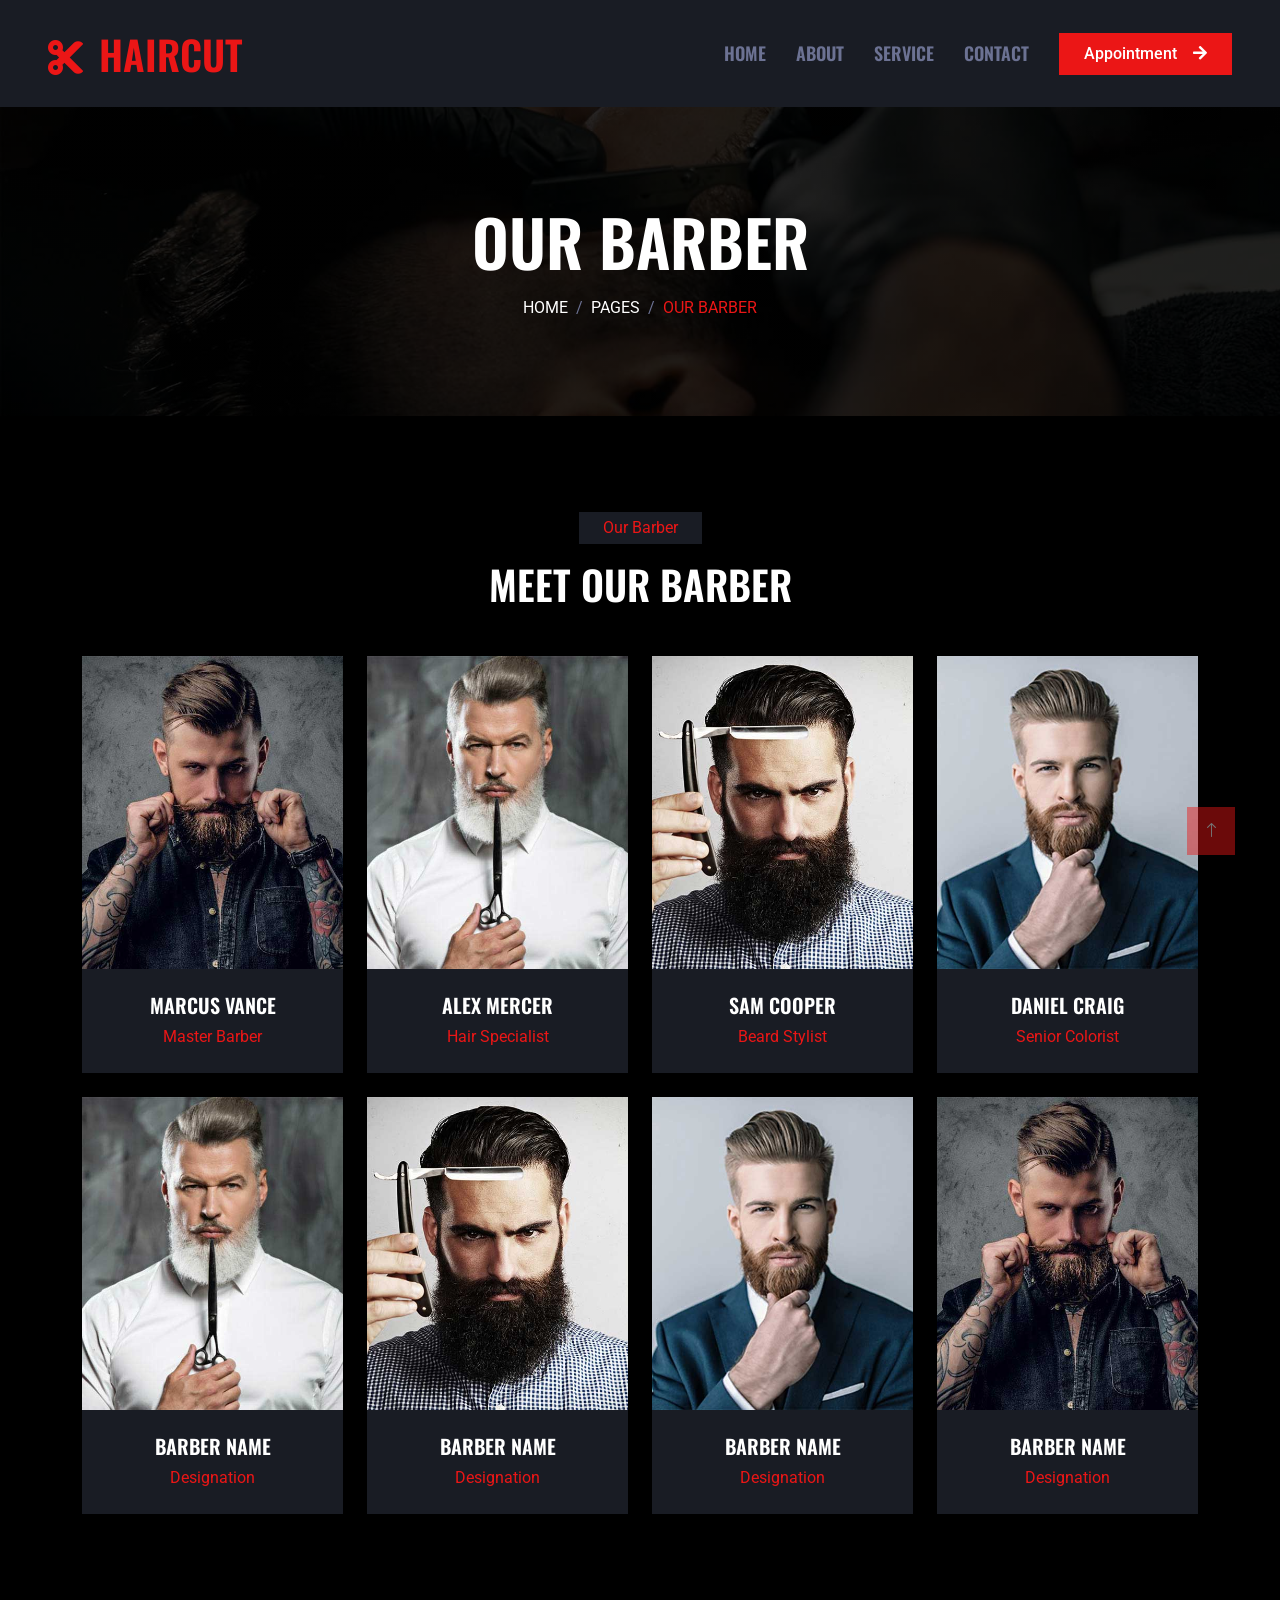
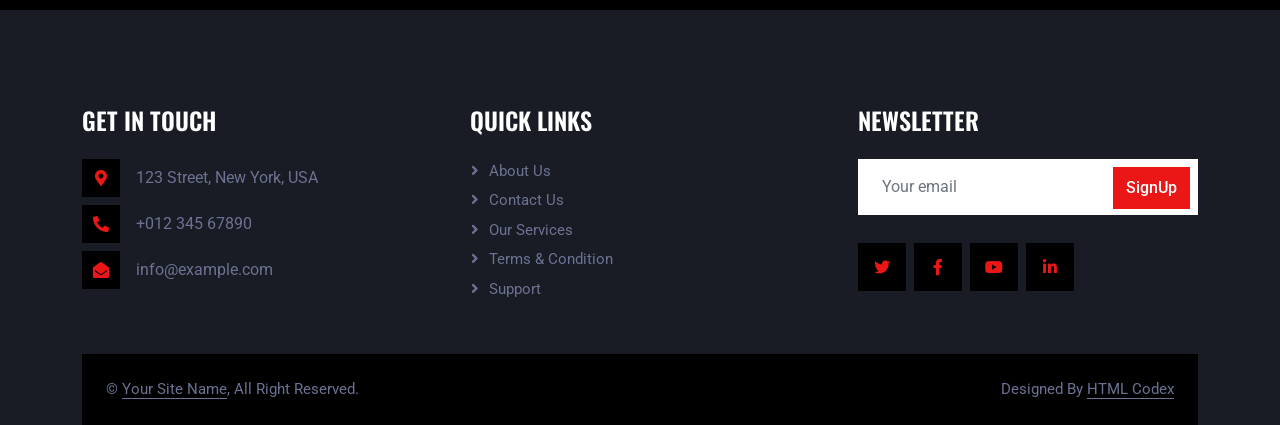
<file: team.html>
<!DOCTYPE html>
<html lang="en">

<head>
    <meta charset="utf-8">
    <title>HairCut - Hair Salon HTML Template</title>
    <meta content="width=device-width, initial-scale=1.0" name="viewport">
    <meta content="" name="keywords">
    <meta content="" name="description">

    <!-- Favicon -->
    <link href="img/favicon.ico" rel="icon">

    <!-- Google Web Fonts -->
    <link rel="preconnect" href="https://fonts.googleapis.com">
    <link rel="preconnect" href="https://fonts.gstatic.com" crossorigin>
    <link href="https://fonts.googleapis.com/css2?family=Roboto:wght@400;500&family=Oswald:wght@600&display=swap" rel="stylesheet">

    <!-- Icon Font Stylesheet -->
    <link href="https://cdnjs.cloudflare.com/ajax/libs/font-awesome/5.10.0/css/all.min.css" rel="stylesheet">
    <link href="https://cdn.jsdelivr.net/npm/bootstrap-icons@1.4.1/font/bootstrap-icons.css" rel="stylesheet">

    <!-- Libraries Stylesheet -->
    <link href="lib/animate/animate.min.css" rel="stylesheet">
    <link href="lib/owlcarousel/assets/owl.carousel.min.css" rel="stylesheet">

    <!-- Customized Bootstrap Stylesheet -->
    <link href="css/bootstrap.min.css" rel="stylesheet">

    <!-- Template Stylesheet -->
    <link href="css/style.css" rel="stylesheet">
</head>

<body>
    <!-- Spinner Start -->
    <div id="spinner" class="show bg-dark position-fixed translate-middle w-100 vh-100 top-50 start-50 d-flex align-items-center justify-content-center">
        <div class="spinner-grow text-primary" style="width: 3rem; height: 3rem;" role="status">
            <span class="sr-only">Loading...</span>
        </div>
    </div>
    <!-- Spinner End -->


    <!-- Navbar Start -->
    <nav class="navbar navbar-expand-lg bg-secondary navbar-dark sticky-top py-lg-0 px-lg-5 wow fadeIn" data-wow-delay="0.1s">
        <a href="index.html" class="navbar-brand ms-4 ms-lg-0">
            <h1 class="mb-0 text-primary text-uppercase"><i class="fa fa-cut me-3"></i>HairCut</h1>
        </a>
        <button type="button" class="navbar-toggler me-4" data-bs-toggle="collapse" data-bs-target="#navbarCollapse">
            <span class="navbar-toggler-icon"></span>
        </button>
        <div class="collapse navbar-collapse" id="navbarCollapse">
            <div class="navbar-nav ms-auto p-4 p-lg-0">
                <a href="index.html" class="nav-item nav-link">Home</a>
                <a href="about.html" class="nav-item nav-link">About</a>
                <a href="service.html" class="nav-item nav-link">Service</a>
                <!--<div class="nav-item dropdown">
                    <a href="#" class="nav-link dropdown-toggle" data-bs-toggle="dropdown">Pages</a>
                    <div class="dropdown-menu m-0">
                        <a href="price.html" class="dropdown-item">Pricing Plan</a>
                        <a href="team.html" class="dropdown-item">Our Barber</a>
                        <a href="open.html" class="dropdown-item">Working Hours</a>
                        <a href="testimonial.html" class="dropdown-item">Testimonial</a>
                        <a href="404.html" class="dropdown-item">404 Page</a>
                    </div>
                </div>-->
                <a href="contact.html" class="nav-item nav-link">Contact</a>
            </div>
            <a href="appointment.html" class="btn btn-primary rounded-0 py-2 px-lg-4 d-none d-lg-block">Appointment<i class="fa fa-arrow-right ms-3"></i></a>
        </div>
    </nav>
    <!-- Navbar End -->


    <!-- Page Header Start -->
    <div class="container-fluid page-header py-5 mb-5 wow fadeIn" data-wow-delay="0.1s">
        <div class="container text-center py-5">
            <h1 class="display-3 text-white text-uppercase mb-3 animated slideInDown">Our Barber</h1>
            <nav aria-label="breadcrumb animated slideInDown">
                <ol class="breadcrumb justify-content-center text-uppercase mb-0">
                    <li class="breadcrumb-item"><a class="text-white" href="#">Home</a></li>
                    <li class="breadcrumb-item"><a class="text-white" href="#">Pages</a></li>
                    <li class="breadcrumb-item text-primary active" aria-current="page">Our Barber</li>
                </ol>
            </nav>
        </div>
    </div>
    <!-- Page Header End -->


    <!-- Team Start -->
    <div class="container-xxl py-5">
        <div class="container">
            <div class="text-center mx-auto mb-5 wow fadeInUp" data-wow-delay="0.1s" style="max-width: 600px;">
                <p class="d-inline-block bg-secondary text-primary py-1 px-4">Our Barber</p>
                <h1 class="text-uppercase">Meet Our Barber</h1>
            </div>
            <div class="row g-4">
                <div class="col-lg-3 col-md-6 wow fadeInUp" data-wow-delay="0.1s">
                    <div class="team-item">
                        <div class="team-img position-relative overflow-hidden">
                            <img class="img-fluid" src="img/team-1.jpg" alt="">
                            <div class="team-social">
                                <a class="btn btn-square" href=""><i class="fab fa-facebook-f"></i></a>
                                <a class="btn btn-square" href=""><i class="fab fa-twitter"></i></a>
                                <a class="btn btn-square" href=""><i class="fab fa-instagram"></i></a>
                            </div>
                        </div>
                        <div class="bg-secondary text-center p-4">
                            <h5 class="text-uppercase">Marcus Vance</h5>
                            <span class="text-primary">Master Barber</span>
                        </div>
                    </div>
                </div>
                <div class="col-lg-3 col-md-6 wow fadeInUp" data-wow-delay="0.3s">
                    <div class="team-item">
                        <div class="team-img position-relative overflow-hidden">
                            <img class="img-fluid" src="img/team-2.jpg" alt="">
                            <div class="team-social">
                                <a class="btn btn-square" href=""><i class="fab fa-facebook-f"></i></a>
                                <a class="btn btn-square" href=""><i class="fab fa-twitter"></i></a>
                                <a class="btn btn-square" href=""><i class="fab fa-instagram"></i></a>
                            </div>
                        </div>
                        <div class="bg-secondary text-center p-4">
                            <h5 class="text-uppercase">Alex Mercer</h5>
                            <span class="text-primary">Hair Specialist</span>
                        </div>
                    </div>
                </div>
                <div class="col-lg-3 col-md-6 wow fadeInUp" data-wow-delay="0.5s">
                    <div class="team-item">
                        <div class="team-img position-relative overflow-hidden">
                            <img class="img-fluid" src="img/team-3.jpg" alt="">
                            <div class="team-social">
                                <a class="btn btn-square" href=""><i class="fab fa-facebook-f"></i></a>
                                <a class="btn btn-square" href=""><i class="fab fa-twitter"></i></a>
                                <a class="btn btn-square" href=""><i class="fab fa-instagram"></i></a>
                            </div>
                        </div>
                        <div class="bg-secondary text-center p-4">
                            <h5 class="text-uppercase">Sam Cooper</h5>
                            <span class="text-primary">Beard Stylist</span>
                        </div>
                    </div>
                </div>
                <div class="col-lg-3 col-md-6 wow fadeInUp" data-wow-delay="0.7s">
                    <div class="team-item">
                        <div class="team-img position-relative overflow-hidden">
                            <img class="img-fluid" src="img/team-4.jpg" alt="">
                            <div class="team-social">
                                <a class="btn btn-square" href=""><i class="fab fa-facebook-f"></i></a>
                                <a class="btn btn-square" href=""><i class="fab fa-twitter"></i></a>
                                <a class="btn btn-square" href=""><i class="fab fa-instagram"></i></a>
                            </div>
                        </div>
                        <div class="bg-secondary text-center p-4">
                            <h5 class="text-uppercase">Daniel Craig</h5>
                            <span class="text-primary">Senior Colorist</span>
                        </div>
                    </div>
                </div>
                <div class="col-lg-3 col-md-6 wow fadeInUp" data-wow-delay="0.1s">
                    <div class="team-item">
                        <div class="team-img position-relative overflow-hidden">
                            <img class="img-fluid" src="img/team-2.jpg" alt="">
                            <div class="team-social">
                                <a class="btn btn-square" href=""><i class="fab fa-facebook-f"></i></a>
                                <a class="btn btn-square" href=""><i class="fab fa-twitter"></i></a>
                                <a class="btn btn-square" href=""><i class="fab fa-instagram"></i></a>
                            </div>
                        </div>
                        <div class="bg-secondary text-center p-4">
                            <h5 class="text-uppercase">Barber Name</h5>
                            <span class="text-primary">Designation</span>
                        </div>
                    </div>
                </div>
                <div class="col-lg-3 col-md-6 wow fadeInUp" data-wow-delay="0.3s">
                    <div class="team-item">
                        <div class="team-img position-relative overflow-hidden">
                            <img class="img-fluid" src="img/team-3.jpg" alt="">
                            <div class="team-social">
                                <a class="btn btn-square" href=""><i class="fab fa-facebook-f"></i></a>
                                <a class="btn btn-square" href=""><i class="fab fa-twitter"></i></a>
                                <a class="btn btn-square" href=""><i class="fab fa-instagram"></i></a>
                            </div>
                        </div>
                        <div class="bg-secondary text-center p-4">
                            <h5 class="text-uppercase">Barber Name</h5>
                            <span class="text-primary">Designation</span>
                        </div>
                    </div>
                </div>
                <div class="col-lg-3 col-md-6 wow fadeInUp" data-wow-delay="0.5s">
                    <div class="team-item">
                        <div class="team-img position-relative overflow-hidden">
                            <img class="img-fluid" src="img/team-4.jpg" alt="">
                            <div class="team-social">
                                <a class="btn btn-square" href=""><i class="fab fa-facebook-f"></i></a>
                                <a class="btn btn-square" href=""><i class="fab fa-twitter"></i></a>
                                <a class="btn btn-square" href=""><i class="fab fa-instagram"></i></a>
                            </div>
                        </div>
                        <div class="bg-secondary text-center p-4">
                            <h5 class="text-uppercase">Barber Name</h5>
                            <span class="text-primary">Designation</span>
                        </div>
                    </div>
                </div>
                <div class="col-lg-3 col-md-6 wow fadeInUp" data-wow-delay="0.7s">
                    <div class="team-item">
                        <div class="team-img position-relative overflow-hidden">
                            <img class="img-fluid" src="img/team-1.jpg" alt="">
                            <div class="team-social">
                                <a class="btn btn-square" href=""><i class="fab fa-facebook-f"></i></a>
                                <a class="btn btn-square" href=""><i class="fab fa-twitter"></i></a>
                                <a class="btn btn-square" href=""><i class="fab fa-instagram"></i></a>
                            </div>
                        </div>
                        <div class="bg-secondary text-center p-4">
                            <h5 class="text-uppercase">Barber Name</h5>
                            <span class="text-primary">Designation</span>
                        </div>
                    </div>
                </div>
            </div>
        </div>
    </div>
    <!-- Team End -->


    <!-- Footer Start -->
    <div class="container-fluid bg-secondary text-light footer mt-5 pt-5 wow fadeIn" data-wow-delay="0.1s">
        <div class="container py-5">
            <div class="row g-5">
                <div class="col-lg-4 col-md-6">
                    <h4 class="text-uppercase mb-4">Get In Touch</h4>
                    <div class="d-flex align-items-center mb-2">
                        <div class="btn-square bg-dark flex-shrink-0 me-3">
                            <span class="fa fa-map-marker-alt text-primary"></span>
                        </div>
                        <span>123 Street, New York, USA</span>
                    </div>
                    <div class="d-flex align-items-center mb-2">
                        <div class="btn-square bg-dark flex-shrink-0 me-3">
                            <span class="fa fa-phone-alt text-primary"></span>
                        </div>
                        <span>+012 345 67890</span>
                    </div>
                    <div class="d-flex align-items-center">
                        <div class="btn-square bg-dark flex-shrink-0 me-3">
                            <span class="fa fa-envelope-open text-primary"></span>
                        </div>
                        <span>info@example.com</span>
                    </div>
                </div>
                <div class="col-lg-4 col-md-6">
                    <h4 class="text-uppercase mb-4">Quick Links</h4>
                    <a class="btn btn-link" href="">About Us</a>
                    <a class="btn btn-link" href="">Contact Us</a>
                    <a class="btn btn-link" href="">Our Services</a>
                    <a class="btn btn-link" href="">Terms & Condition</a>
                    <a class="btn btn-link" href="">Support</a>
                </div>
                <div class="col-lg-4 col-md-6">
                    <h4 class="text-uppercase mb-4">Newsletter</h4>
                    <div class="position-relative mb-4">
                        <input class="form-control border-0 w-100 py-3 ps-4 pe-5" type="text" placeholder="Your email">
                        <button type="button" class="btn btn-primary py-2 position-absolute top-0 end-0 mt-2 me-2">SignUp</button>
                    </div>
                    <div class="d-flex pt-1 m-n1">
                        <a class="btn btn-lg-square btn-dark text-primary m-1" href=""><i class="fab fa-twitter"></i></a>
                        <a class="btn btn-lg-square btn-dark text-primary m-1" href=""><i class="fab fa-facebook-f"></i></a>
                        <a class="btn btn-lg-square btn-dark text-primary m-1" href=""><i class="fab fa-youtube"></i></a>
                        <a class="btn btn-lg-square btn-dark text-primary m-1" href=""><i class="fab fa-linkedin-in"></i></a>
                    </div>
                </div>
            </div>
        </div>
        <div class="container">
            <div class="copyright">
                <div class="row">
                    <div class="col-md-6 text-center text-md-start mb-3 mb-md-0">
                        &copy; <a class="border-bottom" href="#">Your Site Name</a>, All Right Reserved.
                    </div>
                    <div class="col-md-6 text-center text-md-end">
                        <!--/*** This template is free as long as you keep the footer author’s credit link/attribution link/backlink. If you'd like to use the template without the footer author’s credit link/attribution link/backlink, you can purchase the Credit Removal License from "https://htmlcodex.com/credit-removal". Thank you for your support. ***/-->
                        Designed By <a class="border-bottom" href="https://htmlcodex.com">HTML Codex</a>
                    </div>
                </div>
            </div>
        </div>
    </div>
    <!-- Footer End -->


    <!-- Back to Top -->
    <a href="#" class="btn btn-primary btn-lg-square back-to-top"><i class="bi bi-arrow-up"></i></a>


    <!-- JavaScript Libraries -->
    <script src="https://code.jquery.com/jquery-3.4.1.min.js"></script>
    <script src="https://cdn.jsdelivr.net/npm/bootstrap@5.0.0/dist/js/bootstrap.bundle.min.js"></script>
    <script src="lib/wow/wow.min.js"></script>
    <script src="lib/easing/easing.min.js"></script>
    <script src="lib/waypoints/waypoints.min.js"></script>
    <script src="lib/owlcarousel/owl.carousel.min.js"></script>

    <!-- Template Javascript -->
    <script src="js/main.js"></script>
</body>

</html>
</file>
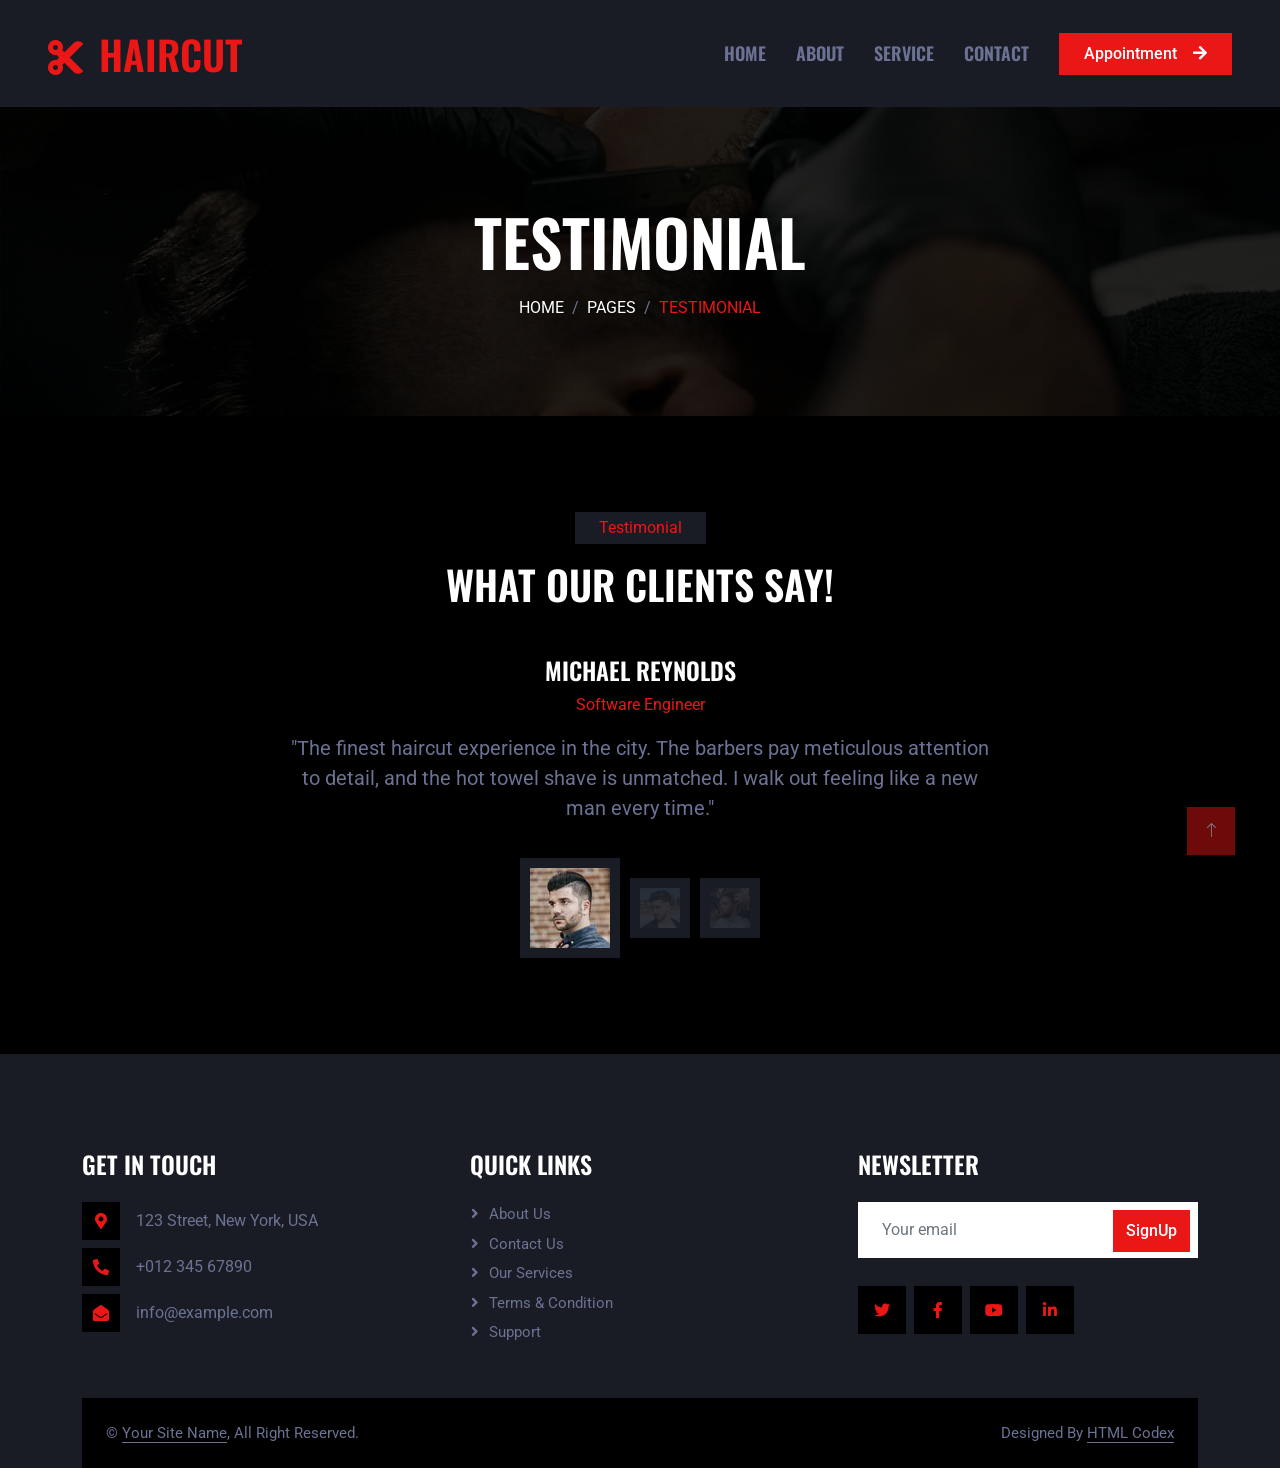
<file: testimonial.html>
<!DOCTYPE html>
<html lang="en">

<head>
    <meta charset="utf-8">
    <title>HairCut - Hair Salon HTML Template</title>
    <meta content="width=device-width, initial-scale=1.0" name="viewport">
    <meta content="" name="keywords">
    <meta content="" name="description">

    <!-- Favicon -->
    <link href="img/favicon.ico" rel="icon">

    <!-- Google Web Fonts -->
    <link rel="preconnect" href="https://fonts.googleapis.com">
    <link rel="preconnect" href="https://fonts.gstatic.com" crossorigin>
    <link href="https://fonts.googleapis.com/css2?family=Roboto:wght@400;500&family=Oswald:wght@600&display=swap" rel="stylesheet">

    <!-- Icon Font Stylesheet -->
    <link href="https://cdnjs.cloudflare.com/ajax/libs/font-awesome/5.10.0/css/all.min.css" rel="stylesheet">
    <link href="https://cdn.jsdelivr.net/npm/bootstrap-icons@1.4.1/font/bootstrap-icons.css" rel="stylesheet">

    <!-- Libraries Stylesheet -->
    <link href="lib/animate/animate.min.css" rel="stylesheet">
    <link href="lib/owlcarousel/assets/owl.carousel.min.css" rel="stylesheet">

    <!-- Customized Bootstrap Stylesheet -->
    <link href="css/bootstrap.min.css" rel="stylesheet">

    <!-- Template Stylesheet -->
    <link href="css/style.css" rel="stylesheet">
</head>

<body>
    <!-- Spinner Start -->
    <div id="spinner" class="show bg-dark position-fixed translate-middle w-100 vh-100 top-50 start-50 d-flex align-items-center justify-content-center">
        <div class="spinner-grow text-primary" style="width: 3rem; height: 3rem;" role="status">
            <span class="sr-only">Loading...</span>
        </div>
    </div>
    <!-- Spinner End -->


    <!-- Navbar Start -->
    <nav class="navbar navbar-expand-lg bg-secondary navbar-dark sticky-top py-lg-0 px-lg-5 wow fadeIn" data-wow-delay="0.1s">
        <a href="index.html" class="navbar-brand ms-4 ms-lg-0">
            <h1 class="mb-0 text-primary text-uppercase"><i class="fa fa-cut me-3"></i>HairCut</h1>
        </a>
        <button type="button" class="navbar-toggler me-4" data-bs-toggle="collapse" data-bs-target="#navbarCollapse">
            <span class="navbar-toggler-icon"></span>
        </button>
        <div class="collapse navbar-collapse" id="navbarCollapse">
            <div class="navbar-nav ms-auto p-4 p-lg-0">
                <a href="index.html" class="nav-item nav-link">Home</a>
                <a href="about.html" class="nav-item nav-link">About</a>
                <a href="service.html" class="nav-item nav-link">Service</a>
                <!--<div class="nav-item dropdown">
                    <a href="#" class="nav-link dropdown-toggle active" data-bs-toggle="dropdown">Pages</a>
                    <div class="dropdown-menu m-0">
                        <a href="price.html" class="dropdown-item">Pricing Plan</a>
                        <a href="team.html" class="dropdown-item">Our Barber</a>
                        <a href="open.html" class="dropdown-item">Working Hours</a>
                        <a href="testimonial.html" class="dropdown-item">Testimonial</a>
                        <a href="404.html" class="dropdown-item">404 Page</a>
                    </div>
                </div>-->
                <a href="contact.html" class="nav-item nav-link">Contact</a>
            </div>
            <a href="appointment.html" class="btn btn-primary rounded-0 py-2 px-lg-4 d-none d-lg-block">Appointment<i class="fa fa-arrow-right ms-3"></i></a>
        </div>
    </nav>
    <!-- Navbar End -->


    <!-- Page Header Start -->
    <div class="container-fluid page-header py-5 mb-5 wow fadeIn" data-wow-delay="0.1s">
        <div class="container text-center py-5">
            <h1 class="display-3 text-white text-uppercase mb-3 animated slideInDown">Testimonial</h1>
            <nav aria-label="breadcrumb animated slideInDown">
                <ol class="breadcrumb justify-content-center text-uppercase mb-0">
                    <li class="breadcrumb-item"><a class="text-white" href="#">Home</a></li>
                    <li class="breadcrumb-item"><a class="text-white" href="#">Pages</a></li>
                    <li class="breadcrumb-item text-primary active" aria-current="page">Testimonial</li>
                </ol>
            </nav>
        </div>
    </div>
    <!-- Page Header End -->


    <!-- Testimonial Start -->
    <div class="container-xxl py-5">
        <div class="container">
            <div class="text-center mx-auto mb-5 wow fadeInUp" data-wow-delay="0.1s" style="max-width: 600px;">
                <p class="d-inline-block bg-secondary text-primary py-1 px-4">Testimonial</p>
                <h1 class="text-uppercase">What Our Clients Say!</h1>
            </div>
            <div class="owl-carousel testimonial-carousel wow fadeInUp" data-wow-delay="0.1s">
                <div class="testimonial-item text-center" data-dot="<img class='img-fluid' src='img/testimonial-1.jpg' alt=''>">
                    <h4 class="text-uppercase">Michael Reynolds</h4>
                    <p class="text-primary">Software Engineer</p>
                    <span class="fs-5">"The finest haircut experience in the city. The barbers pay meticulous attention to detail, and the hot towel shave is unmatched. I walk out feeling like a new man every time."</span>
                </div>
                <div class="testimonial-item text-center" data-dot="<img class='img-fluid' src='img/testimonial-2.jpg' alt=''>">
                    <h4 class="text-uppercase">David Anderson</h4>
                    <p class="text-primary">Creative Director</p>
                    <span class="fs-5">"Outstanding service and a truly welcoming atmosphere. My beard trim and fade were done with absolute perfection. You can genuinely tell they take great pride in their craft."</span>
                </div>
                <div class="testimonial-item text-center" data-dot="<img class='img-fluid' src='img/testimonial-3.jpg' alt=''>">
                    <h4 class="text-uppercase">James Wilson</h4>
                    <p class="text-primary">Business Consultant</p>
                    <span class="fs-5">"I have been coming here for over two years now. Punctual appointments, top-tier styling products, and a team that listens carefully to what you want. Highly recommended!"</span>
                </div>
            </div>      
        </div>
    </div>
    <!-- Testimonial End -->


    <!-- Footer Start -->
    <div class="container-fluid bg-secondary text-light footer mt-5 pt-5 wow fadeIn" data-wow-delay="0.1s">
        <div class="container py-5">
            <div class="row g-5">
                <div class="col-lg-4 col-md-6">
                    <h4 class="text-uppercase mb-4">Get In Touch</h4>
                    <div class="d-flex align-items-center mb-2">
                        <div class="btn-square bg-dark flex-shrink-0 me-3">
                            <span class="fa fa-map-marker-alt text-primary"></span>
                        </div>
                        <span>123 Street, New York, USA</span>
                    </div>
                    <div class="d-flex align-items-center mb-2">
                        <div class="btn-square bg-dark flex-shrink-0 me-3">
                            <span class="fa fa-phone-alt text-primary"></span>
                        </div>
                        <span>+012 345 67890</span>
                    </div>
                    <div class="d-flex align-items-center">
                        <div class="btn-square bg-dark flex-shrink-0 me-3">
                            <span class="fa fa-envelope-open text-primary"></span>
                        </div>
                        <span>info@example.com</span>
                    </div>
                </div>
                <div class="col-lg-4 col-md-6">
                    <h4 class="text-uppercase mb-4">Quick Links</h4>
                    <a class="btn btn-link" href="">About Us</a>
                    <a class="btn btn-link" href="">Contact Us</a>
                    <a class="btn btn-link" href="">Our Services</a>
                    <a class="btn btn-link" href="">Terms & Condition</a>
                    <a class="btn btn-link" href="">Support</a>
                </div>
                <div class="col-lg-4 col-md-6">
                    <h4 class="text-uppercase mb-4">Newsletter</h4>
                    <div class="position-relative mb-4">
                        <input class="form-control border-0 w-100 py-3 ps-4 pe-5" type="text" placeholder="Your email">
                        <button type="button" class="btn btn-primary py-2 position-absolute top-0 end-0 mt-2 me-2">SignUp</button>
                    </div>
                    <div class="d-flex pt-1 m-n1">
                        <a class="btn btn-lg-square btn-dark text-primary m-1" href=""><i class="fab fa-twitter"></i></a>
                        <a class="btn btn-lg-square btn-dark text-primary m-1" href=""><i class="fab fa-facebook-f"></i></a>
                        <a class="btn btn-lg-square btn-dark text-primary m-1" href=""><i class="fab fa-youtube"></i></a>
                        <a class="btn btn-lg-square btn-dark text-primary m-1" href=""><i class="fab fa-linkedin-in"></i></a>
                    </div>
                </div>
            </div>
        </div>
        <div class="container">
            <div class="copyright">
                <div class="row">
                    <div class="col-md-6 text-center text-md-start mb-3 mb-md-0">
                        &copy; <a class="border-bottom" href="#">Your Site Name</a>, All Right Reserved.
                    </div>
                    <div class="col-md-6 text-center text-md-end">
                        <!--/*** This template is free as long as you keep the footer author’s credit link/attribution link/backlink. If you'd like to use the template without the footer author’s credit link/attribution link/backlink, you can purchase the Credit Removal License from "https://htmlcodex.com/credit-removal". Thank you for your support. ***/-->
                        Designed By <a class="border-bottom" href="https://htmlcodex.com">HTML Codex</a>
                    </div>
                </div>
            </div>
        </div>
    </div>
    <!-- Footer End -->


    <!-- Back to Top -->
    <a href="#" class="btn btn-primary btn-lg-square back-to-top"><i class="bi bi-arrow-up"></i></a>


    <!-- JavaScript Libraries -->
    <script src="https://code.jquery.com/jquery-3.4.1.min.js"></script>
    <script src="https://cdn.jsdelivr.net/npm/bootstrap@5.0.0/dist/js/bootstrap.bundle.min.js"></script>
    <script src="lib/wow/wow.min.js"></script>
    <script src="lib/easing/easing.min.js"></script>
    <script src="lib/waypoints/waypoints.min.js"></script>
    <script src="lib/owlcarousel/owl.carousel.min.js"></script>

    <!-- Template Javascript -->
    <script src="js/main.js"></script>
</body>

</html>
</file>
<file: css/style.css>
/********** Template CSS **********/
:root {
    --primary: #EB1616;
    --secondary: #191C24;
    --light: #6C7293;
    --dark: #000000;
}

.back-to-top {
    position: fixed;
    display: none;
    right: 45px;
    bottom: 45px;
    z-index: 99;
}


/*** Spinner ***/
#spinner {
    opacity: 0;
    visibility: hidden;
    transition: opacity .5s ease-out, visibility 0s linear .5s;
    z-index: 99999;
}

#spinner.show {
    transition: opacity .5s ease-out, visibility 0s linear 0s;
    visibility: visible;
    opacity: 1;
}


/*** Button ***/
.btn {
    font-weight: 500;
    transition: .5s;
}

.btn-square {
    width: 38px;
    height: 38px;
}

.btn-sm-square {
    width: 32px;
    height: 32px;
}

.btn-lg-square {
    width: 48px;
    height: 48px;
}

.btn-square,
.btn-sm-square,
.btn-lg-square {
    padding: 0;
    display: flex;
    align-items: center;
    justify-content: center;
    font-weight: normal;
}


/*** Navbar ***/
.navbar .dropdown-toggle::after {
    border: none;
    content: "\f107";
    font-family: "Font Awesome 5 Free";
    font-weight: 900;
    vertical-align: middle;
    margin-left: 8px;
}

.navbar .navbar-nav .nav-link {
    margin-right: 30px;
    padding: 40px 0;
    color: var(--light);
    font-family: 'Oswald', sans-serif;
    font-size: 18px;
    font-weight: 600;
    text-transform: uppercase;
    outline: none;
}

.navbar .navbar-nav .nav-link:hover,
.navbar .navbar-nav .nav-link.active {
    color: var(--primary);
}

.navbar.sticky-top {
    top: -100px;
    transition: .5s;
}

@media (max-width: 991.98px) {
    .navbar .navbar-nav .nav-link,
    .navbar.shadow-sm .navbar-nav .nav-link {
        margin-right: 0;
        padding: 10px 0;
    }

    .navbar .navbar-nav {
        margin-top: 8px;
        border-top: 1px solid var(--light);
    }
}

@media (min-width: 992px) {
    .navbar.shadow-sm .navbar-nav .nav-link {
        padding: 20px 0;
    }

    .navbar .nav-item .dropdown-menu {
        display: block;
        border: none;
        margin-top: 0;
        top: 150%;
        opacity: 0;
        visibility: hidden;
        transition: .5s;
    }

    .navbar .nav-item:hover .dropdown-menu {
        top: 100%;
        visibility: visible;
        transition: .5s;
        opacity: 1;
    }
}


/*** Header ***/
.carousel-caption {
    top: 0;
    left: 0;
    right: 0;
    bottom: 0;
    background: rgba(0, 0, 0, .85);
    z-index: 1;
}

.carousel-control-prev,
.carousel-control-next {
    width: 10%;
}

.carousel-control-prev-icon,
.carousel-control-next-icon {
    width: 3rem;
    height: 3rem;
}
h2{
   text-align: center;
}
@media (max-width: 768px) {
    #header-carousel .carousel-item {
        position: relative;
        min-height: 450px;
    }
    
    #header-carousel .carousel-item img {
        position: absolute;
        width: 100%;
        height: 100%;
        object-fit: cover;
    }
}

.page-header {
    background: linear-gradient(rgba(0, 0, 0, .85), rgba(0, 0, 0, .85)), url(../img/carousel-1.jpg) center center no-repeat;
    background-size: cover;
}

.breadcrumb-item + .breadcrumb-item::before {
    color: var(--light);
}


/*** Service ***/
.service-item .btn {
    position: absolute;
    right: -50px;
    bottom: -50px;
    width: 50px;
    height: 50px;
    color: var(--primary);
    background: var(--dark);
    opacity: 0;
}

.service-item:hover .btn {
    right: 0;
    bottom: 0;
    opacity: 1;
}


/*** Team ***/
.team-item .team-img::before,
.team-item .team-img::after {
    position: absolute;
    content: "";
    width: 0;
    height: 100%;
    top: 0;
    left: 0;
    background: rgba(0, 0, 0, .85);
    transition: .5s;
}

.team-item .team-img::after {
    left: auto;
    right: 0;
}

.team-item:hover .team-img::before,
.team-item:hover .team-img::after {
    width: 50%;
}









/*** Appointment Form Styling (Clean 600px White Inputs) ***/
#appointment-card-container {
    max-width: 660px !important;
    width: 100%;
    margin: 0 auto;
    background-color: #12151c !important;
    border: 1px solid rgba(255, 255, 255, 0.08) !important;
    border-radius: 4px;
}

#appointment-form {
    max-width: 600px;
    width: 100%;
    margin: 0 auto;
    padding: 0;
    background: transparent;
    border: none;
    box-shadow: none;
}

#appointment-form .form-label {
    display: block;
    margin-bottom: 7px;
    font-size: 14px;
    font-weight: 500;
    text-transform: none;
    color: #8fa0b5;
    letter-spacing: 0;
}

#appointment-form input,
#appointment-form select,
#appointment-form textarea,
#appointment-form .form-control,
#appointment-form .form-select {
    width: 600px !important;
    max-width: 100% !important;
    height: 44px;
    padding: 8px 14px;
    background-color: #FFFFFF !important;
    border: 1px solid #ced4da !important;
    color: #212529 !important;
    border-radius: 2px;
    font-size: 15px;
    box-shadow: none !important;
    transition: border-color 0.15s ease-in-out, box-shadow 0.15s ease-in-out;
}

#appointment-form textarea,
#appointment-form textarea.form-control {
    width: 600px !important;
    max-width: 100% !important;
    height: auto !important;
    min-height: 100px;
}

#appointment-form .form-control:focus,
#appointment-form .form-select:focus,
#appointment-form textarea:focus {
    background-color: #FFFFFF !important;
    border-color: #80bdff !important;
    box-shadow: 0 0 0 0.2rem rgba(0, 123, 255, 0.25) !important;
    color: #212529 !important;
    outline: none;
}

#appointment-form .form-control::placeholder,
#appointment-form textarea::placeholder {
    color: #6c757d !important;
    opacity: 1;
}

#appointment-form .form-select {
    background-color: #FFFFFF !important;
    color: #212529 !important;
}

#appointment-form .form-select option {
    background-color: #FFFFFF;
    color: #212529;
}

#appointment-form .btn-primary {
    width: 600px !important;
    max-width: 100% !important;
    height: 50px;
    background-color: var(--primary) !important;
    border-color: var(--primary) !important;
    color: #FFFFFF !important;
    font-size: 16px;
    letter-spacing: 1px;
    font-weight: 600;
    box-shadow: 0 4px 15px rgba(235, 22, 22, 0.35);
    border-radius: 4px;
    display: block;
    margin: 10px auto 0 auto;
    transition: all 0.3s ease;
}

#appointment-form .btn-primary:hover {
    background-color: #c41010 !important;
    border-color: #c41010 !important;
    box-shadow: 0 6px 20px rgba(235, 22, 22, 0.55);
    transform: translateY(-2px);
}





.team-item .team-img .team-social {
    position: absolute;
    width: 100%;
    height: 100%;
    top: 0;
    left: 0;
    display: flex;
    align-items: center;
    justify-content: center;
    transition: .5s;
    z-index: 3;
    opacity: 0;
}

.team-item:hover .team-img .team-social {
    transition-delay: .3s;
    opacity: 1;
}

.team-item .team-social .btn {
    display: inline-flex;
    margin: 0 3px;
    color: var(--primary);
    background: var(--dark);
}

.team-item .team-social .btn:hover {
    color: #FFFFFF;
    background: var(--primary);
}


/*** Testimonial ***/
.testimonial-carousel {
    max-width: 700px;
    margin: 0 auto;
}

.testimonial-carousel .owl-dots {
    margin-top: 35px;
    height: 100px;
    display: flex;
    align-items: center;
    justify-content: center;
}

.testimonial-carousel .owl-dots .owl-dot {
    width: 60px;
    height: 60px;
    margin: 0 5px;
    padding: 10px;
    background: var(--secondary);
    transition: .5s;
}

.testimonial-carousel .owl-dots .owl-dot.active {
    width: 100px;
    height: 100px;
}

.testimonial-carousel .owl-dots .owl-dot img {
    opacity: .1;
    transition: .5s;
}

.testimonial-carousel .owl-dots .owl-dot.active img {
    opacity: 1;
}


/*** Footer ***/
.footer .btn.btn-link {
    display: block;
    margin-bottom: 5px;
    padding: 0;
    text-align: left;
    color: var(--light);
    font-size: 15px;
    font-weight: normal;
    text-transform: capitalize;
    transition: .3s;
}

.footer .btn.btn-link::before {
    position: relative;
    content: "\f105";
    font-family: "Font Awesome 5 Free";
    font-weight: 900;
    margin-right: 10px;
}

.footer .btn.btn-link:hover {
    color: var(--primary);
    letter-spacing: 1px;
    box-shadow: none;
}

.footer .copyright {
    padding: 1.5rem;
    font-size: 15px;
    background: var(--dark);
}

.footer .copyright a {
    color: var(--light);
}

.footer .copyright a:hover {
    color: var(--primary);
}
</file>
